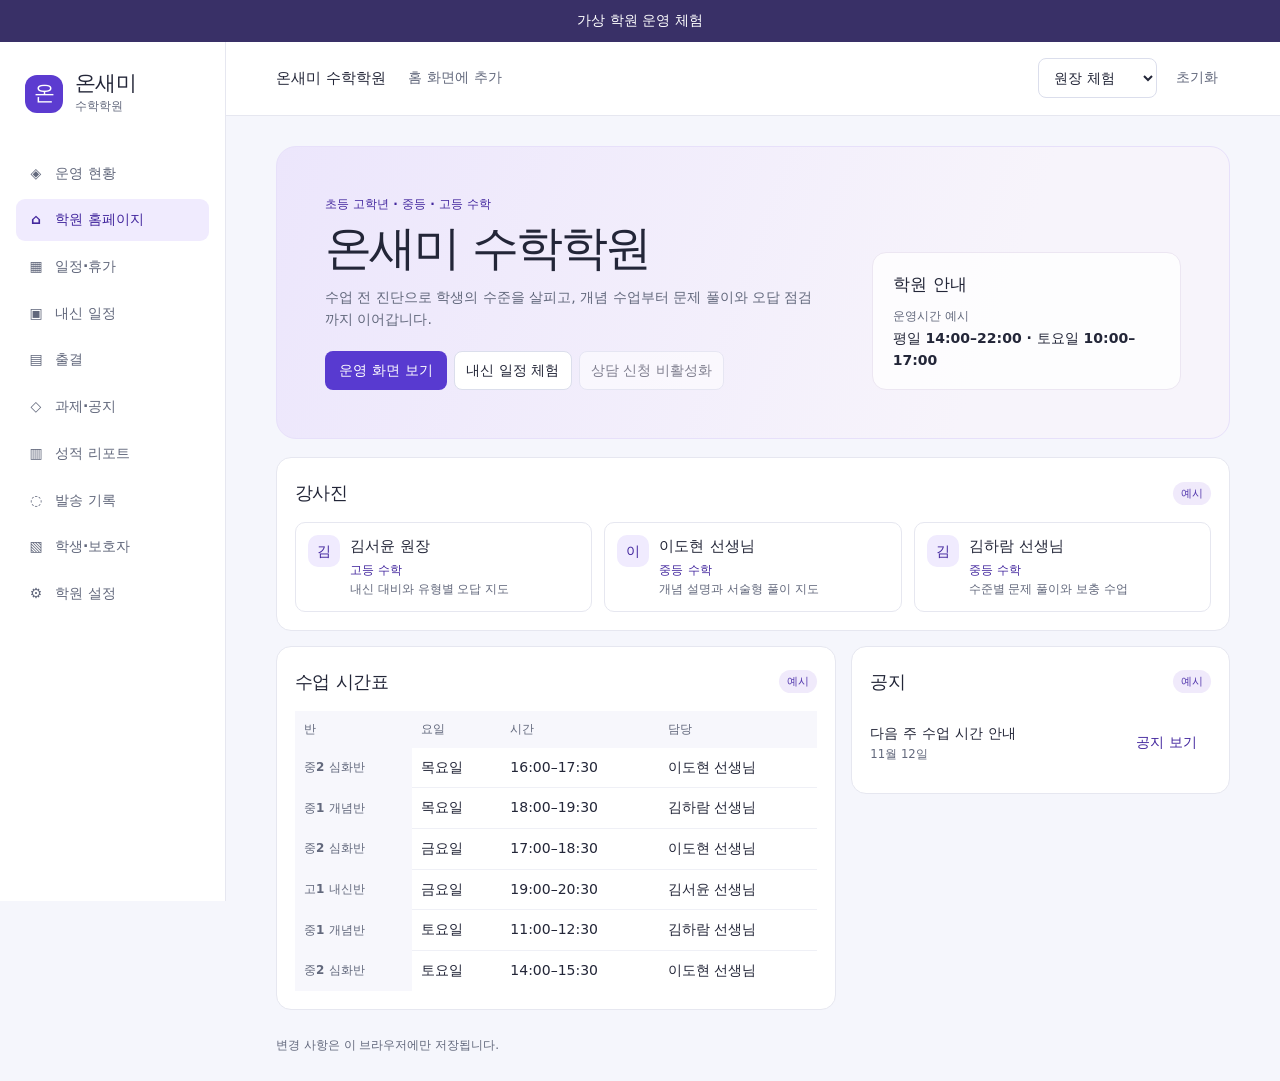
<file: index.html>
<!doctype html>
<html lang="ko">
<head>
  <meta charset="utf-8">
  <meta name="viewport" content="width=device-width, initial-scale=1">
  <meta name="robots" content="noindex,nofollow">
  <meta name="color-scheme" content="light">
  <meta name="theme-color" content="#393067">
  <meta http-equiv="Content-Security-Policy" content="default-src 'self'; style-src 'self'; script-src 'self'; img-src 'self' blob:; media-src 'self' blob:; manifest-src 'self'; worker-src 'self'; connect-src 'none'; object-src 'none'; form-action 'none'; base-uri 'none'">
  <meta name="referrer" content="no-referrer">
  <meta name="description" content="온새미 수학학원 운영 화면 체험">
  <title>온새미 수학학원 · 운영 체험</title>
  <link rel="manifest" href="manifest.webmanifest">
  <link rel="apple-touch-icon" sizes="192x192" href="assets/demo-icon-192.png">
  <link rel="stylesheet" href="style.css?v=school-mvp-20261113">
  <script src="assets/qr-vendor.js" defer></script>
  <script src="assets/roster-samples.js?v=roster-20261113" defer></script>
  <script src="assets/school-assessments.js?v=school-mvp-20261113" defer></script>
  <script src="demo.js?v=school-mvp-20261113" defer></script>
</head>
<body data-demo="generic">
  <a class="skip" href="#content">본문으로 이동</a>
  <div class="proposal-banner general-banner">가상 학원 운영 체험</div>
  <div class="shell">
    <aside class="rail" aria-label="학원 메뉴">
      <div class="brand">
        <span class="monogram" aria-hidden="true">온</span>
        <div><strong>온새미</strong><span>수학학원</span></div>
      </div>
      <nav class="navigation" id="navigation" aria-label="화면 선택"></nav>
    </aside>
    <div class="workspace">
      <header class="topbar">
        <div class="school"><strong>온새미 수학학원</strong><button id="install-demo" class="ghost install-button" type="button">홈 화면에 추가</button></div>
        <div class="top-actions">
          <label for="role" class="sr-only">체험 역할</label>
          <select id="role">
            <option value="owner">원장 체험</option>
            <option value="teacher">선생님 체험</option>
            <option value="student">학생 체험</option>
            <option value="parent">보호자 체험</option>
          </select>
          <button id="reset" class="ghost" type="button">초기화</button>
        </div>
      </header>
      <main id="content" tabindex="-1"></main>
      <footer>변경 사항은 이 브라우저에만 저장됩니다.</footer>
    </div>
  </div>
  <dialog id="dialog" aria-labelledby="dialog-title"></dialog>
  <div id="feedback" class="toast" role="status" aria-live="polite" hidden></div>
  <noscript>데모 화면을 보려면 브라우저에서 JavaScript를 켜 주세요.</noscript>
</body>
</html>
</file>
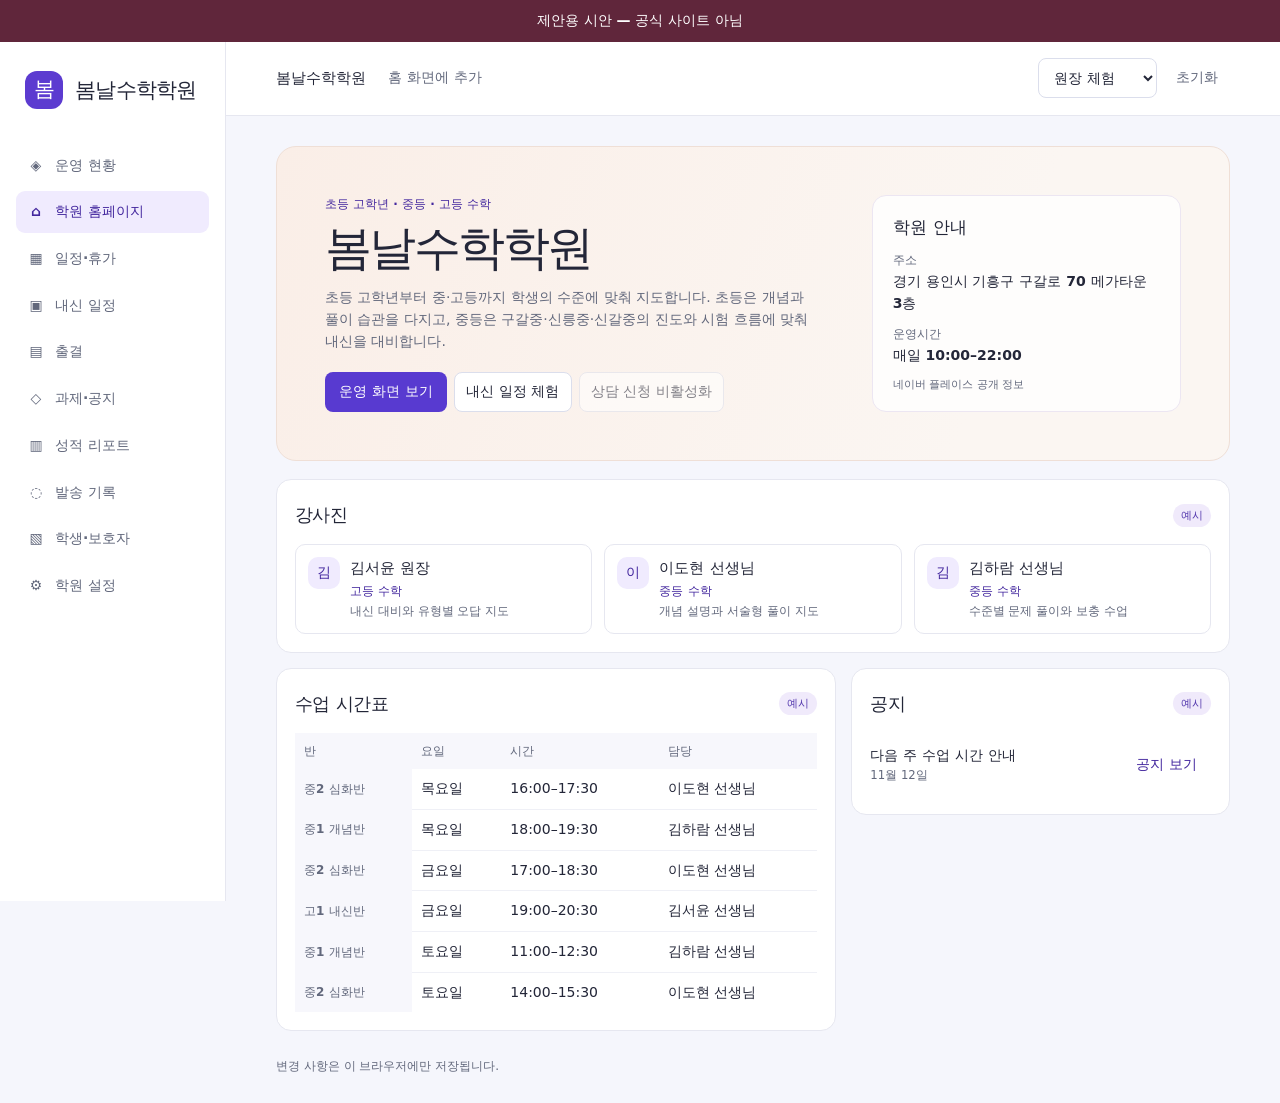
<file: bomnal/index.html>
<!doctype html>
<html lang="ko">
<head>
  <meta charset="utf-8">
  <meta name="viewport" content="width=device-width, initial-scale=1">
  <meta name="robots" content="noindex,nofollow,noarchive,nosnippet">
  <meta name="color-scheme" content="light">
  <meta name="theme-color" content="#60263b">
  <meta name="referrer" content="no-referrer">
  <meta http-equiv="Content-Security-Policy" content="default-src 'self'; style-src 'self'; script-src 'self'; img-src 'self' blob:; media-src 'self' blob:; manifest-src 'self'; worker-src 'self'; connect-src 'none'; object-src 'none'; form-action 'none'; base-uri 'none'">
  <meta name="description" content="봄날수학학원 제안용 시안입니다. 공식 사이트가 아니며 실제 상담을 받지 않습니다.">
  <title>봄날수학학원 · 제안용 시안</title>
  <link rel="manifest" href="manifest.webmanifest">
  <link rel="apple-touch-icon" sizes="192x192" href="../assets/bomnal-icon-192.png">
  <link rel="stylesheet" href="../style.css?v=school-mvp-20261113">
  <script src="../assets/qr-vendor.js" defer></script>
  <script src="../assets/roster-samples.js?v=roster-20261113" defer></script>
  <script src="../assets/school-assessments.js?v=school-mvp-20261113" defer></script>
  <script src="../demo.js?v=school-mvp-20261113" defer></script>
</head>
<body data-demo="bomnal">
  <a class="skip" href="#content">본문으로 이동</a>
  <div class="proposal-banner">제안용 시안 — 공식 사이트 아님</div>
  <div class="shell">
    <aside class="rail" aria-label="학원 메뉴">
      <div class="brand">
        <span class="monogram" aria-hidden="true">봄</span>
        <div><strong>봄날수학학원</strong></div>
      </div>
      <nav class="navigation" id="navigation" aria-label="화면 선택"></nav>
    </aside>
    <div class="workspace">
      <header class="topbar">
        <div class="school"><strong>봄날수학학원</strong><button id="install-demo" class="ghost install-button" type="button">홈 화면에 추가</button></div>
        <div class="top-actions">
          <label for="role" class="sr-only">체험 역할</label>
          <select id="role">
            <option value="owner">원장 체험</option>
            <option value="teacher">선생님 체험</option>
            <option value="student">학생 체험</option>
            <option value="parent">보호자 체험</option>
          </select>
          <button id="reset" class="ghost" type="button">초기화</button>
        </div>
      </header>
      <main id="content" tabindex="-1"></main>
      <footer>변경 사항은 이 브라우저에만 저장됩니다.</footer>
    </div>
  </div>
  <dialog id="dialog" aria-labelledby="dialog-title"></dialog>
  <div id="feedback" class="toast" role="status" aria-live="polite" hidden></div>
  <noscript>데모 화면을 보려면 브라우저에서 JavaScript를 켜 주세요.</noscript>
</body>
</html>
</file>
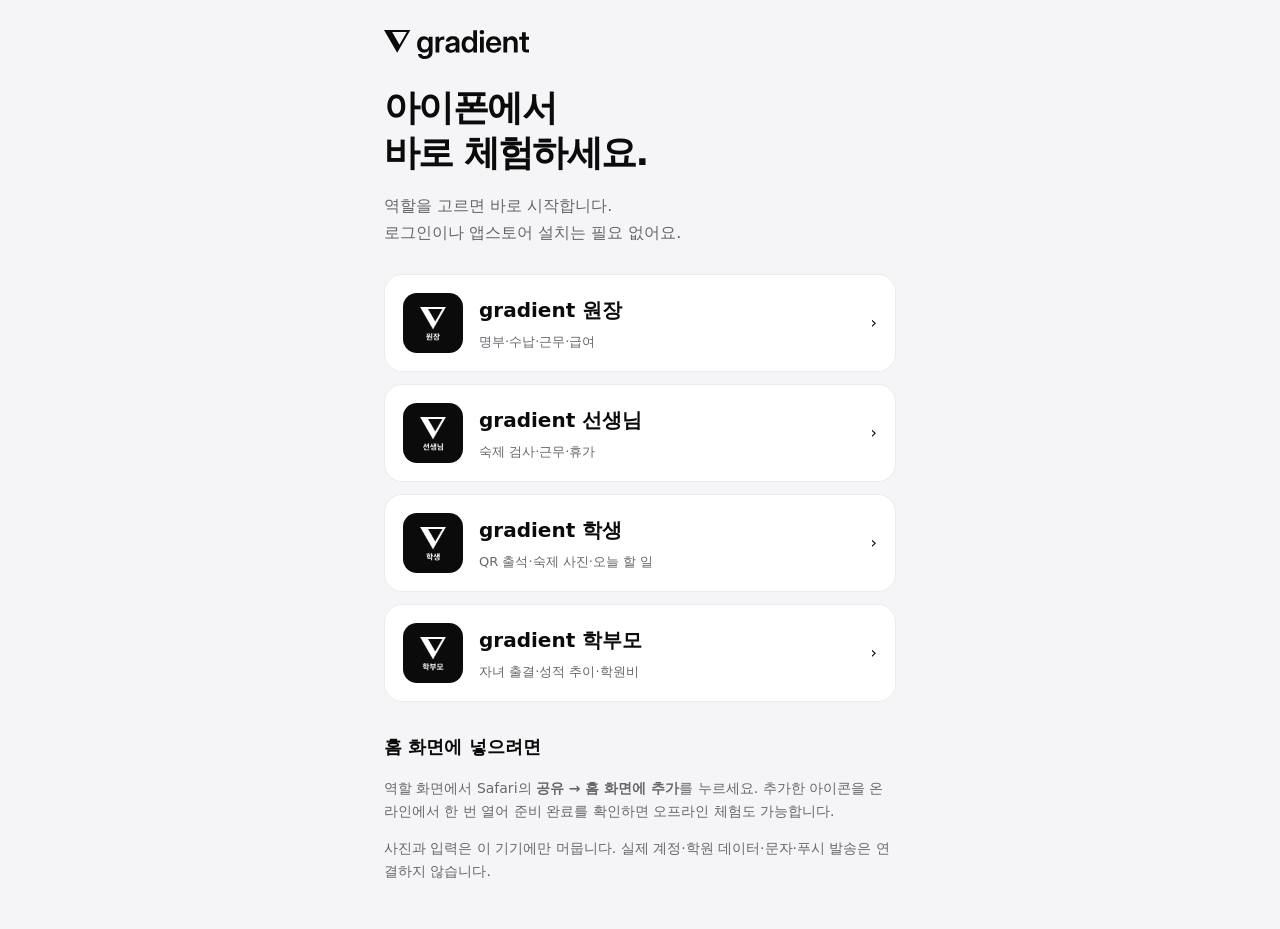
<file: iphone/index.html>
<!doctype html><html lang="ko"><head><meta charset="utf-8"><meta name="viewport" content="width=device-width, initial-scale=1, viewport-fit=cover"><meta name="robots" content="noindex,nofollow"><meta name="referrer" content="no-referrer"><meta http-equiv="Content-Security-Policy" content="default-src 'self'; style-src 'self'; script-src 'self'; img-src 'self'; connect-src 'none'; object-src 'none'; base-uri 'none'; form-action 'none'"><title>gradient · 아이폰 데모</title><meta name="gradient-appearance" content="enabled"><meta name="theme-color" content="#FFFFFF"><meta name="color-scheme" content="light dark"><script src="shared/appearance.js"></script><link rel="stylesheet" href="shared/appearance.css"><link rel="stylesheet" href="pwa.css"><meta name="iphone-demo-build" content="5ed0aa242a075e06"><script src="pwa.js" defer></script></head><body class="iphone-landing"><main><img class="landing-brand landing-logo-light" src="shared/assets/brand/gradient-logo.svg" height="29" alt="gradient"><img class="landing-brand landing-logo-dark" src="shared/assets/brand/gradient-logo-white.svg" height="29" alt="gradient"><h1>아이폰에서<br>바로 체험하세요.</h1><p class="intro">역할을 고르면 바로 시작합니다.<br>로그인이나 앱스토어 설치는 필요 없어요.</p><nav aria-label="체험할 역할"><a class="role-choice" href="owner/"><img src="icons/owner-180.png" width="60" height="60" alt=""><span><strong>gradient 원장</strong><small>명부·수납·근무·급여</small></span><span aria-hidden="true">›</span></a>
<a class="role-choice" href="teacher/"><img src="icons/teacher-180.png" width="60" height="60" alt=""><span><strong>gradient 선생님</strong><small>숙제 검사·근무·휴가</small></span><span aria-hidden="true">›</span></a>
<a class="role-choice" href="student/"><img src="icons/student-180.png" width="60" height="60" alt=""><span><strong>gradient 학생</strong><small>QR 출석·숙제 사진·오늘 할 일</small></span><span aria-hidden="true">›</span></a>
<a class="role-choice" href="parent/"><img src="icons/parent-180.png" width="60" height="60" alt=""><span><strong>gradient 학부모</strong><small>자녀 출결·성적 추이·학원비</small></span><span aria-hidden="true">›</span></a></nav><section class="install-note"><h2>홈 화면에 넣으려면</h2><p>역할 화면에서 Safari의 <strong>공유 → 홈 화면에 추가</strong>를 누르세요. 추가한 아이콘을 온라인에서 한 번 열어 준비 완료를 확인하면 오프라인 체험도 가능합니다.</p><p>사진과 입력은 이 기기에만 머뭅니다. 실제 계정·학원 데이터·문자·푸시 발송은 연결하지 않습니다.</p></section></main></body></html>
</file>
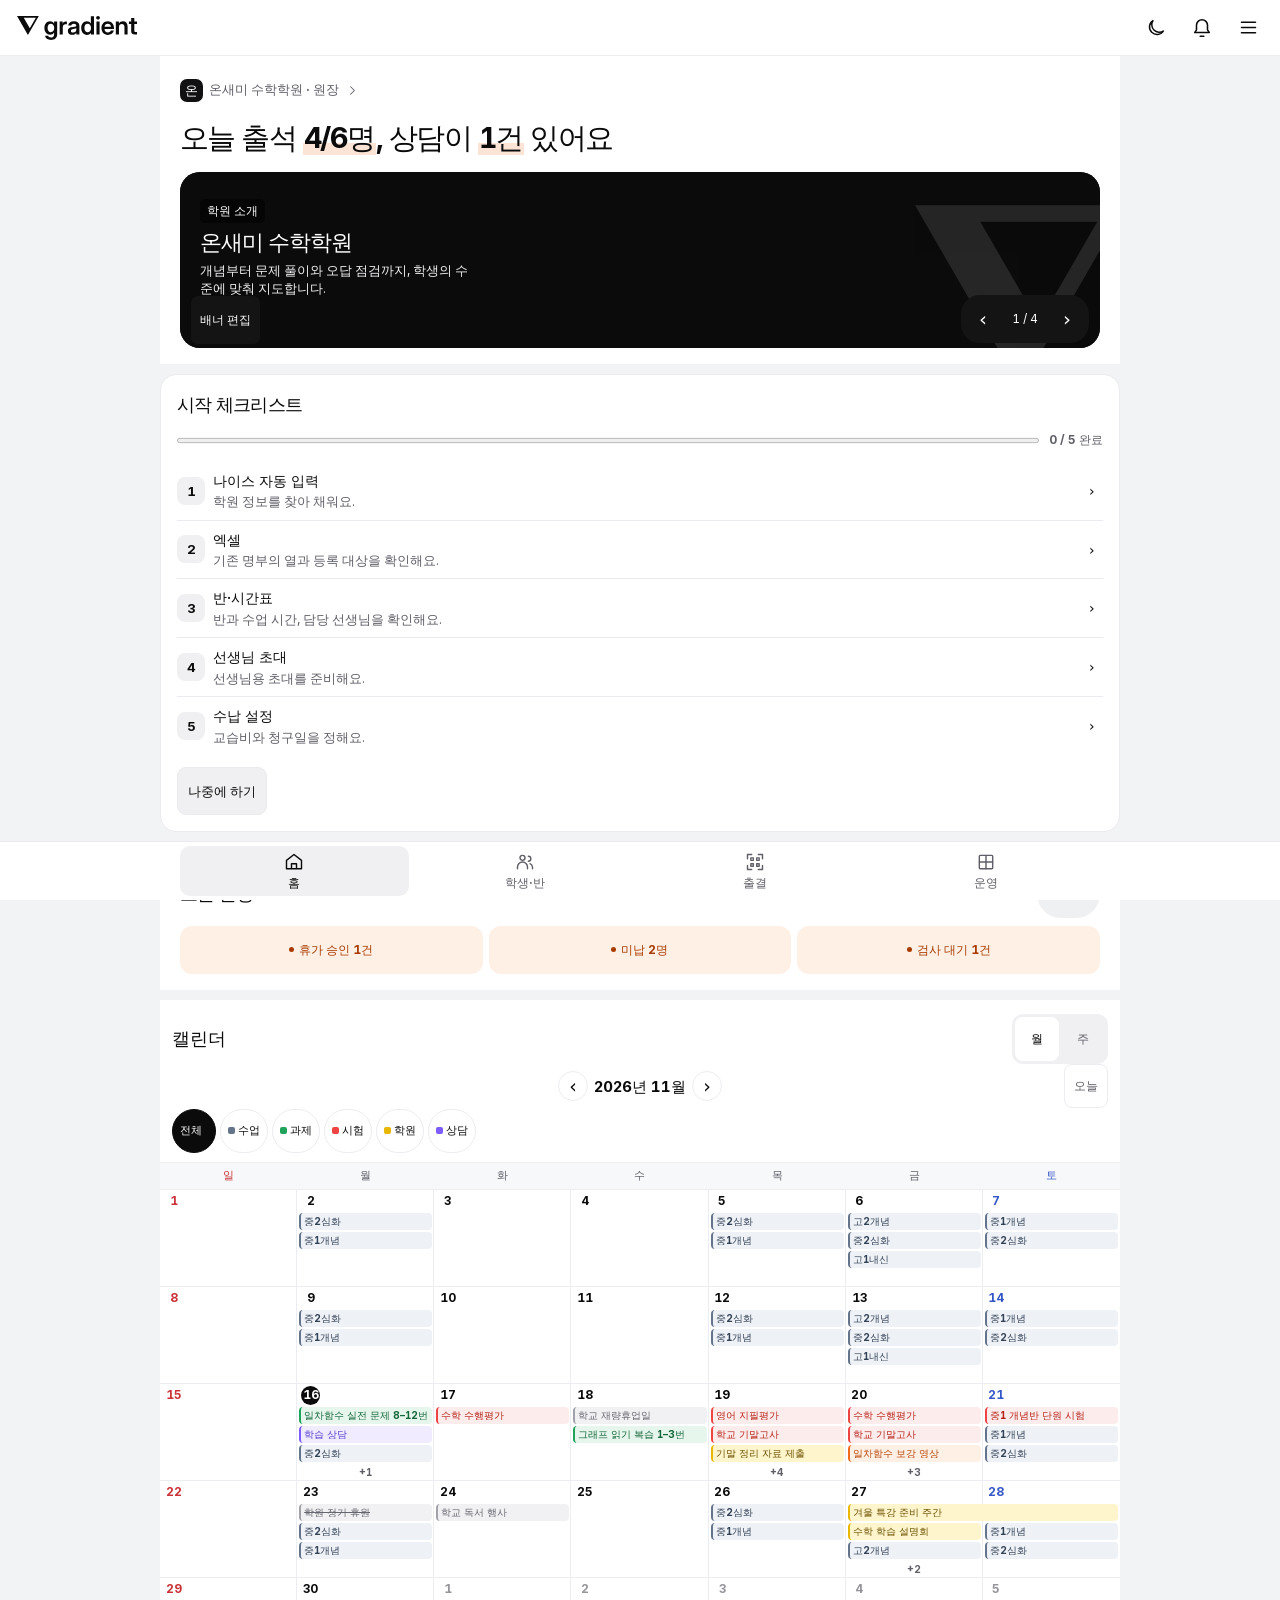
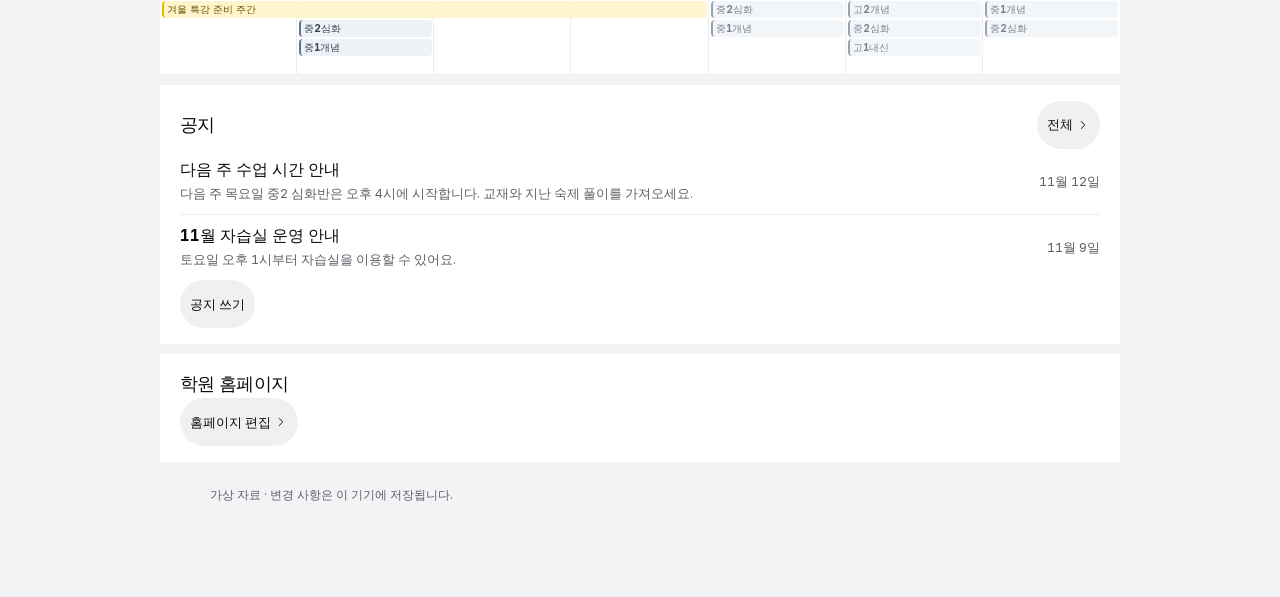
<file: iphone/owner/index.html>
<!doctype html>
<html lang="ko">
<head>
  <meta charset="utf-8">
  <meta name="viewport" content="width=device-width, initial-scale=1, viewport-fit=cover">
  <meta name="robots" content="noindex,nofollow">
  <meta name="gradient-appearance" content="enabled">
  <meta name="color-scheme" content="light dark">
  <meta name="theme-color" content="#0B0B0C">
  <meta http-equiv="Content-Security-Policy" content="default-src 'self'; style-src 'self'; script-src 'self'; img-src 'self' blob:; media-src 'self' blob:; manifest-src 'self'; worker-src 'self'; connect-src 'self'; object-src 'none'; form-action 'none'; base-uri 'none'">
  <meta name="referrer" content="no-referrer">
  <meta name="description" content="온새미 수학학원 운영 화면 체험">
  <title>gradient 원장</title>
  <link rel="manifest" href="manifest.webmanifest">
  <link rel="apple-touch-icon" sizes="180x180" href="../icons/owner-180.png">
  <script src="../shared/appearance.js"></script>
  <link rel="stylesheet" href="../shared/style.css">

  <link rel="stylesheet" href="../shared/appearance.css">
  <script src="role.js" defer></script>
  <script src="../pwa.js" defer></script>
  <script src="../shared/assets/qr-vendor.js" defer></script>
  <script src="../shared/assets/roster-samples.js" defer></script>
  <script src="../shared/assets/neis-demo.js" defer></script>
  <script src="../shared/assets/school-assessments.js" defer></script>
  <script src="../shared/role-ui.js" defer></script>
  <script src="../shared/site-editor.js" defer></script>
  <script src="../shared/home-v3-calendar.js" defer></script>
  <script src="../shared/home-v3-banners.js" defer></script>
  <script src="../shared/home-v3.js" defer></script>
  <script src="../shared/tuition.js" defer></script>
  <script src="../shared/workforce-payroll.js" defer></script>
  <script src="../shared/hiring.js" defer></script>
  <script src="../shared/assets/workbook-fixtures.js" defer></script>
  <script src="../shared/launch-checklist.js" defer></script>
  <script src="../shared/operations.js" defer></script>
  <script src="../shared/block-tabs.js" defer></script>
  <script src="../shared/block-details.js" defer></script>
  <link rel="stylesheet" href="../shared/role-ui.css">
  <link rel="stylesheet" href="../shared/photo-ui.css">
  <link rel="stylesheet" href="../shared/home-v3.css">
  <link rel="stylesheet" href="../shared/home-v3-calendar.css">
  <link rel="stylesheet" href="../shared/tuition.css">
  <link rel="stylesheet" href="../shared/operations.css">
  <link rel="stylesheet" href="../shared/hiring.css">
  <link rel="stylesheet" href="../shared/launch-checklist.css">
  <link rel="stylesheet" href="../shared/block-tabs.css">
  <link rel="stylesheet" href="../shared/block-details.css">
  <script src="../shared/demo.js" defer></script>

  <meta name="iphone-demo-build" content="5ed0aa242a075e06">
  <meta name="apple-mobile-web-app-capable" content="yes">
  <meta name="apple-mobile-web-app-status-bar-style" content="default">
  <link rel="stylesheet" href="../pwa.css">
  <meta name="apple-mobile-web-app-title" content="gradient 원장">
</head>
<body class="role-app-ui" data-demo="generic">
  <a class="skip" href="#content">본문으로 이동</a>
  <div class="proposal-banner general-banner" hidden>가상 학원 운영 체험</div>
  <div class="shell">
    <aside class="rail" aria-label="학원 메뉴">
      <div class="brand">
        <span class="monogram" aria-hidden="true">온</span>
        <div><strong>온새미</strong><span>수학학원</span></div>
      </div>
      <nav class="navigation" id="navigation" aria-label="화면 선택"></nav>
    </aside>
    <div class="workspace">
      <header class="topbar demo-brand-bar">
        <button class="demo-brand-home" type="button" data-action="navigate" data-id="home" aria-label="홈으로">
          <img class="demo-logo-light" src="../shared/assets/brand/gradient-logo.svg" alt="" height="24">
          <img class="demo-logo-dark" src="../shared/assets/brand/gradient-logo-white.svg" alt="" height="24">
        </button>
        <button class="demo-brand-back" type="button" data-action="app-back" aria-label="뒤로 가기" hidden>
          <svg viewBox="0 0 24 24" width="22" height="22" fill="none" stroke="currentColor" stroke-width="1.8" stroke-linecap="round" stroke-linejoin="round" aria-hidden="true"><path d="m15 5-7 7 7 7"/></svg>
        </button>
        <div class="demo-brand-actions">
          <button class="demo-v3-mode-button" type="button" aria-label="어두운 모드로 바꾸기" data-v3-home-action="theme">
            <svg data-icon="moon" viewBox="0 0 24 24" width="21" height="21" fill="none" stroke="currentColor" stroke-width="1.7" aria-hidden="true"><path d="M20.2 15.7A8.5 8.5 0 0 1 8.3 3.8 8.7 8.7 0 1 0 20.2 15.7Z"/></svg>
            <svg data-icon="sun" viewBox="0 0 24 24" width="21" height="21" fill="none" stroke="currentColor" stroke-width="1.7" stroke-linecap="round" aria-hidden="true"><circle cx="12" cy="12" r="4"/><path d="M12 2v2m0 16v2M2 12h2m16 0h2M4.9 4.9l1.4 1.4m11.4 11.4 1.4 1.4m0-14.2-1.4 1.4M6.3 17.7l-1.4 1.4"/></svg>
          </button>
          <button class="demo-brand-bell" type="button" aria-label="알림" data-action="navigate" data-id="notifications">
            <svg viewBox="0 0 24 24" width="22" height="22" fill="none" stroke="currentColor" stroke-width="1.7" stroke-linecap="round" stroke-linejoin="round" aria-hidden="true"><path d="M4 17h16l-2-3V9a6 6 0 0 0-12 0v5zM10 21h4"/></svg>
          </button>
          <button type="button" aria-label="메뉴 열기" aria-haspopup="dialog" aria-controls="demo-v3-drawer" data-v3-home-action="menu">
            <svg viewBox="0 0 24 24" width="21" height="21" fill="none" stroke="currentColor" stroke-width="1.8" stroke-linecap="round" aria-hidden="true"><path d="M4 6h16M4 12h16M4 18h16"/></svg>
          </button>
        </div>
      </header>
      <main id="content" tabindex="-1"></main>
      <footer class="demo-brand-footer"><p>가상 자료 · 변경 사항은 이 기기에 저장됩니다.</p>
        <div hidden><select id="role">
            <option value="owner">원장 체험</option>
            <option value="teacher">선생님 체험</option>
            <option value="student">학생 체험</option>
            <option value="parent">보호자 체험</option>
          </select><button id="install-demo" type="button">홈 화면에 추가</button></div>
      </footer>
      <dialog id="demo-v3-drawer" aria-labelledby="demo-v3-menu-title">
        <div data-drawer-content></div>
        <section class="demo-v3-drawer-group"><h3>데모</h3><ul>
          <li><p id="offline-status" role="status">오프라인 사용 준비 중…</p></li><li><a href="../">다른 역할 <span aria-hidden="true">›</span></a></li><li><button id="iphone-install" type="button">설치 방법 <span aria-hidden="true">›</span></button></li><li><button id="reset" type="button">초기화 <span aria-hidden="true">›</span></button></li>
        </ul></section>
        <div class="demo-v3-drawer-foot"><p><span data-demo-release>v3.1 · <time datetime="2026-11-17">11월 17일</time></span> · powered by ∇ gradient</p></div>
      </dialog>
    </div>
  </div>
  <dialog id="dialog" aria-labelledby="dialog-title"></dialog>
  <div id="feedback" class="toast" role="status" aria-live="polite" hidden></div>
  <noscript>데모 화면을 보려면 브라우저에서 JavaScript를 켜 주세요.</noscript>
<button class="demo-notification" id="demo-notification" type="button" hidden><strong>가상 등원 알림</strong><span>눌러서 알림 화면 보기 · 실제 푸시 아님</span></button>
<dialog id="iphone-help" aria-labelledby="iphone-help-title"><h2 id="iphone-help-title">아이폰 홈 화면에 추가</h2><ol><li>이 페이지를 Safari에서 엽니다.</li><li>공유 메뉴 → 홈 화면에 추가를 누릅니다.</li><li>웹 앱으로 열기가 보이면 켜고 추가합니다.</li><li>추가한 아이콘을 인터넷이 연결된 상태에서 한 번 열어 ‘오프라인 준비 완료’를 확인합니다.</li></ol><p>이후에는 인터넷 없이도 체험할 수 있어요. 저장 공간 정리로 데이터가 지워지면 온라인에서 다시 열어 주세요.</p><p>등원 알림은 앱 안에서만 표시됩니다. 사진·카메라 영상은 외부로 전송하지 않습니다.</p><button id="iphone-help-close" type="button">확인</button></dialog>
</body>
</html>
</file>
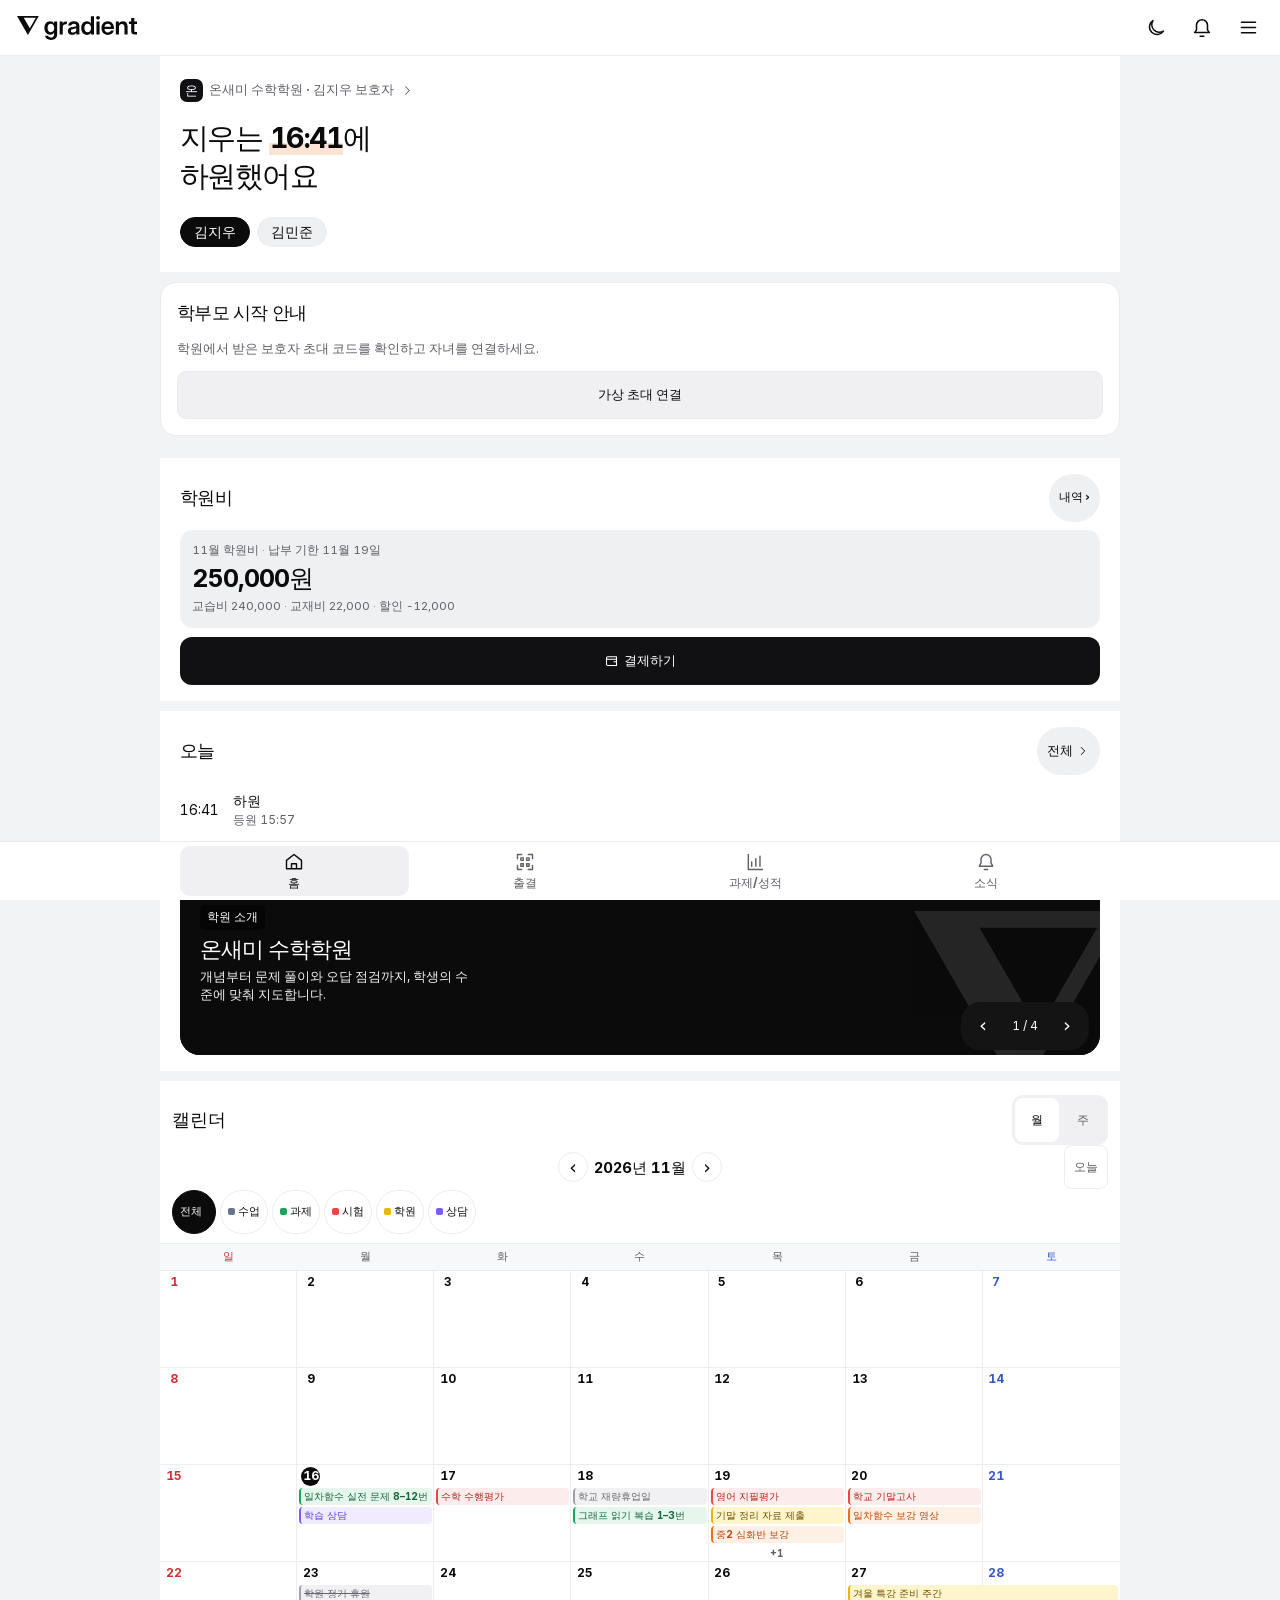
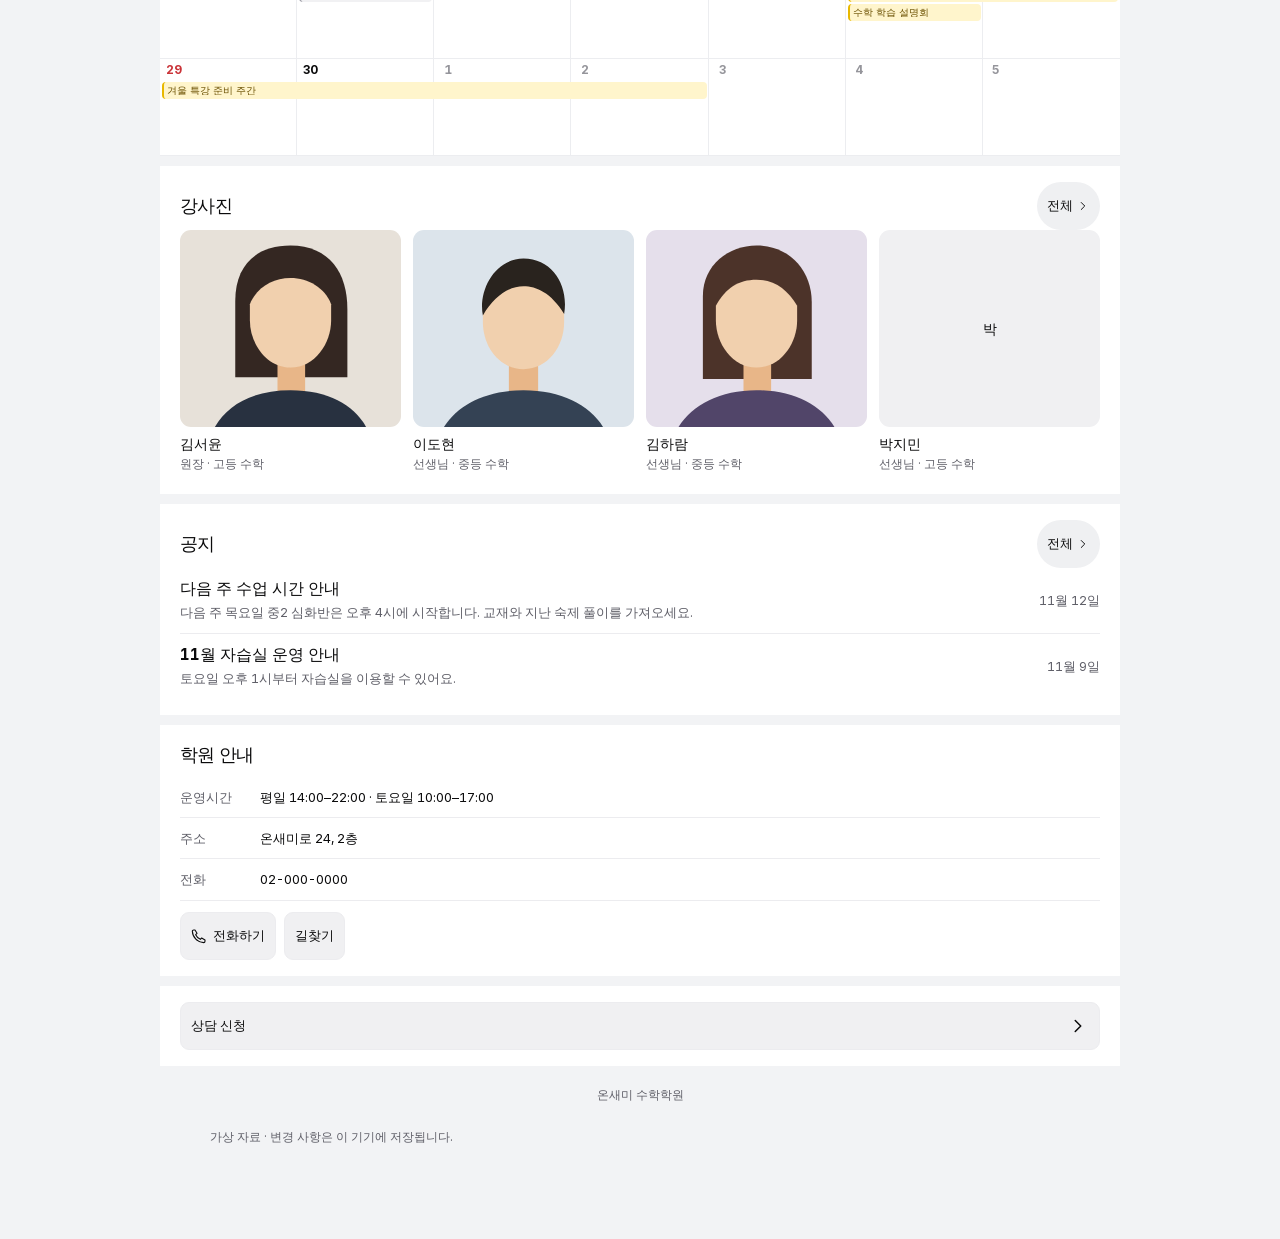
<file: iphone/parent/index.html>
<!doctype html>
<html lang="ko">
<head>
  <meta charset="utf-8">
  <meta name="viewport" content="width=device-width, initial-scale=1, viewport-fit=cover">
  <meta name="robots" content="noindex,nofollow">
  <meta name="gradient-appearance" content="enabled">
  <meta name="color-scheme" content="light dark">
  <meta name="theme-color" content="#0B0B0C">
  <meta http-equiv="Content-Security-Policy" content="default-src 'self'; style-src 'self'; script-src 'self'; img-src 'self' blob:; media-src 'self' blob:; manifest-src 'self'; worker-src 'self'; connect-src 'self'; object-src 'none'; form-action 'none'; base-uri 'none'">
  <meta name="referrer" content="no-referrer">
  <meta name="description" content="온새미 수학학원 운영 화면 체험">
  <title>gradient 학부모</title>
  <link rel="manifest" href="manifest.webmanifest">
  <link rel="apple-touch-icon" sizes="180x180" href="../icons/parent-180.png">
  <script src="../shared/appearance.js"></script>
  <link rel="stylesheet" href="../shared/style.css">

  <link rel="stylesheet" href="../shared/appearance.css">
  <script src="role.js" defer></script>
  <script src="../pwa.js" defer></script>
  <script src="../shared/assets/qr-vendor.js" defer></script>
  <script src="../shared/assets/roster-samples.js" defer></script>
  <script src="../shared/assets/neis-demo.js" defer></script>
  <script src="../shared/assets/school-assessments.js" defer></script>
  <script src="../shared/role-ui.js" defer></script>
  <script src="../shared/site-editor.js" defer></script>
  <script src="../shared/home-v3-calendar.js" defer></script>
  <script src="../shared/home-v3-banners.js" defer></script>
  <script src="../shared/home-v3.js" defer></script>
  <script src="../shared/tuition.js" defer></script>
  <script src="../shared/workforce-payroll.js" defer></script>
  <script src="../shared/hiring.js" defer></script>
  <script src="../shared/assets/workbook-fixtures.js" defer></script>
  <script src="../shared/launch-checklist.js" defer></script>
  <script src="../shared/operations.js" defer></script>
  <script src="../shared/block-tabs.js" defer></script>
  <script src="../shared/block-details.js" defer></script>
  <link rel="stylesheet" href="../shared/role-ui.css">
  <link rel="stylesheet" href="../shared/photo-ui.css">
  <link rel="stylesheet" href="../shared/home-v3.css">
  <link rel="stylesheet" href="../shared/home-v3-calendar.css">
  <link rel="stylesheet" href="../shared/tuition.css">
  <link rel="stylesheet" href="../shared/operations.css">
  <link rel="stylesheet" href="../shared/hiring.css">
  <link rel="stylesheet" href="../shared/launch-checklist.css">
  <link rel="stylesheet" href="../shared/block-tabs.css">
  <link rel="stylesheet" href="../shared/block-details.css">
  <script src="../shared/demo.js" defer></script>

  <meta name="iphone-demo-build" content="5ed0aa242a075e06">
  <meta name="apple-mobile-web-app-capable" content="yes">
  <meta name="apple-mobile-web-app-status-bar-style" content="default">
  <link rel="stylesheet" href="../pwa.css">
  <meta name="apple-mobile-web-app-title" content="gradient 학부모">
</head>
<body class="role-app-ui" data-demo="generic">
  <a class="skip" href="#content">본문으로 이동</a>
  <div class="proposal-banner general-banner" hidden>가상 학원 운영 체험</div>
  <div class="shell">
    <aside class="rail" aria-label="학원 메뉴">
      <div class="brand">
        <span class="monogram" aria-hidden="true">온</span>
        <div><strong>온새미</strong><span>수학학원</span></div>
      </div>
      <nav class="navigation" id="navigation" aria-label="화면 선택"></nav>
    </aside>
    <div class="workspace">
      <header class="topbar demo-brand-bar">
        <button class="demo-brand-home" type="button" data-action="navigate" data-id="home" aria-label="홈으로">
          <img class="demo-logo-light" src="../shared/assets/brand/gradient-logo.svg" alt="" height="24">
          <img class="demo-logo-dark" src="../shared/assets/brand/gradient-logo-white.svg" alt="" height="24">
        </button>
        <button class="demo-brand-back" type="button" data-action="app-back" aria-label="뒤로 가기" hidden>
          <svg viewBox="0 0 24 24" width="22" height="22" fill="none" stroke="currentColor" stroke-width="1.8" stroke-linecap="round" stroke-linejoin="round" aria-hidden="true"><path d="m15 5-7 7 7 7"/></svg>
        </button>
        <div class="demo-brand-actions">
          <button class="demo-v3-mode-button" type="button" aria-label="어두운 모드로 바꾸기" data-v3-home-action="theme">
            <svg data-icon="moon" viewBox="0 0 24 24" width="21" height="21" fill="none" stroke="currentColor" stroke-width="1.7" aria-hidden="true"><path d="M20.2 15.7A8.5 8.5 0 0 1 8.3 3.8 8.7 8.7 0 1 0 20.2 15.7Z"/></svg>
            <svg data-icon="sun" viewBox="0 0 24 24" width="21" height="21" fill="none" stroke="currentColor" stroke-width="1.7" stroke-linecap="round" aria-hidden="true"><circle cx="12" cy="12" r="4"/><path d="M12 2v2m0 16v2M2 12h2m16 0h2M4.9 4.9l1.4 1.4m11.4 11.4 1.4 1.4m0-14.2-1.4 1.4M6.3 17.7l-1.4 1.4"/></svg>
          </button>
          <button class="demo-brand-bell" type="button" aria-label="알림" data-action="navigate" data-id="notifications">
            <svg viewBox="0 0 24 24" width="22" height="22" fill="none" stroke="currentColor" stroke-width="1.7" stroke-linecap="round" stroke-linejoin="round" aria-hidden="true"><path d="M4 17h16l-2-3V9a6 6 0 0 0-12 0v5zM10 21h4"/></svg>
          </button>
          <button type="button" aria-label="메뉴 열기" aria-haspopup="dialog" aria-controls="demo-v3-drawer" data-v3-home-action="menu">
            <svg viewBox="0 0 24 24" width="21" height="21" fill="none" stroke="currentColor" stroke-width="1.8" stroke-linecap="round" aria-hidden="true"><path d="M4 6h16M4 12h16M4 18h16"/></svg>
          </button>
        </div>
      </header>
      <main id="content" tabindex="-1"></main>
      <footer class="demo-brand-footer"><p>가상 자료 · 변경 사항은 이 기기에 저장됩니다.</p>
        <div hidden><select id="role">
            <option value="owner">원장 체험</option>
            <option value="teacher">선생님 체험</option>
            <option value="student">학생 체험</option>
            <option value="parent">보호자 체험</option>
          </select><button id="install-demo" type="button">홈 화면에 추가</button></div>
      </footer>
      <dialog id="demo-v3-drawer" aria-labelledby="demo-v3-menu-title">
        <div data-drawer-content></div>
        <section class="demo-v3-drawer-group"><h3>데모</h3><ul>
          <li><p id="offline-status" role="status">오프라인 사용 준비 중…</p></li><li><a href="../">다른 역할 <span aria-hidden="true">›</span></a></li><li><button id="iphone-install" type="button">설치 방법 <span aria-hidden="true">›</span></button></li><li><button id="reset" type="button">초기화 <span aria-hidden="true">›</span></button></li>
        </ul></section>
        <div class="demo-v3-drawer-foot"><p><span data-demo-release>v3.1 · <time datetime="2026-11-17">11월 17일</time></span> · powered by ∇ gradient</p></div>
      </dialog>
    </div>
  </div>
  <dialog id="dialog" aria-labelledby="dialog-title"></dialog>
  <div id="feedback" class="toast" role="status" aria-live="polite" hidden></div>
  <noscript>데모 화면을 보려면 브라우저에서 JavaScript를 켜 주세요.</noscript>
<button class="demo-notification" id="demo-notification" type="button" hidden><strong>가상 등원 알림</strong><span>눌러서 알림 화면 보기 · 실제 푸시 아님</span></button>
<dialog id="iphone-help" aria-labelledby="iphone-help-title"><h2 id="iphone-help-title">아이폰 홈 화면에 추가</h2><ol><li>이 페이지를 Safari에서 엽니다.</li><li>공유 메뉴 → 홈 화면에 추가를 누릅니다.</li><li>웹 앱으로 열기가 보이면 켜고 추가합니다.</li><li>추가한 아이콘을 인터넷이 연결된 상태에서 한 번 열어 ‘오프라인 준비 완료’를 확인합니다.</li></ol><p>이후에는 인터넷 없이도 체험할 수 있어요. 저장 공간 정리로 데이터가 지워지면 온라인에서 다시 열어 주세요.</p><p>등원 알림은 앱 안에서만 표시됩니다. 사진·카메라 영상은 외부로 전송하지 않습니다.</p><button id="iphone-help-close" type="button">확인</button></dialog>
</body>
</html>
</file>
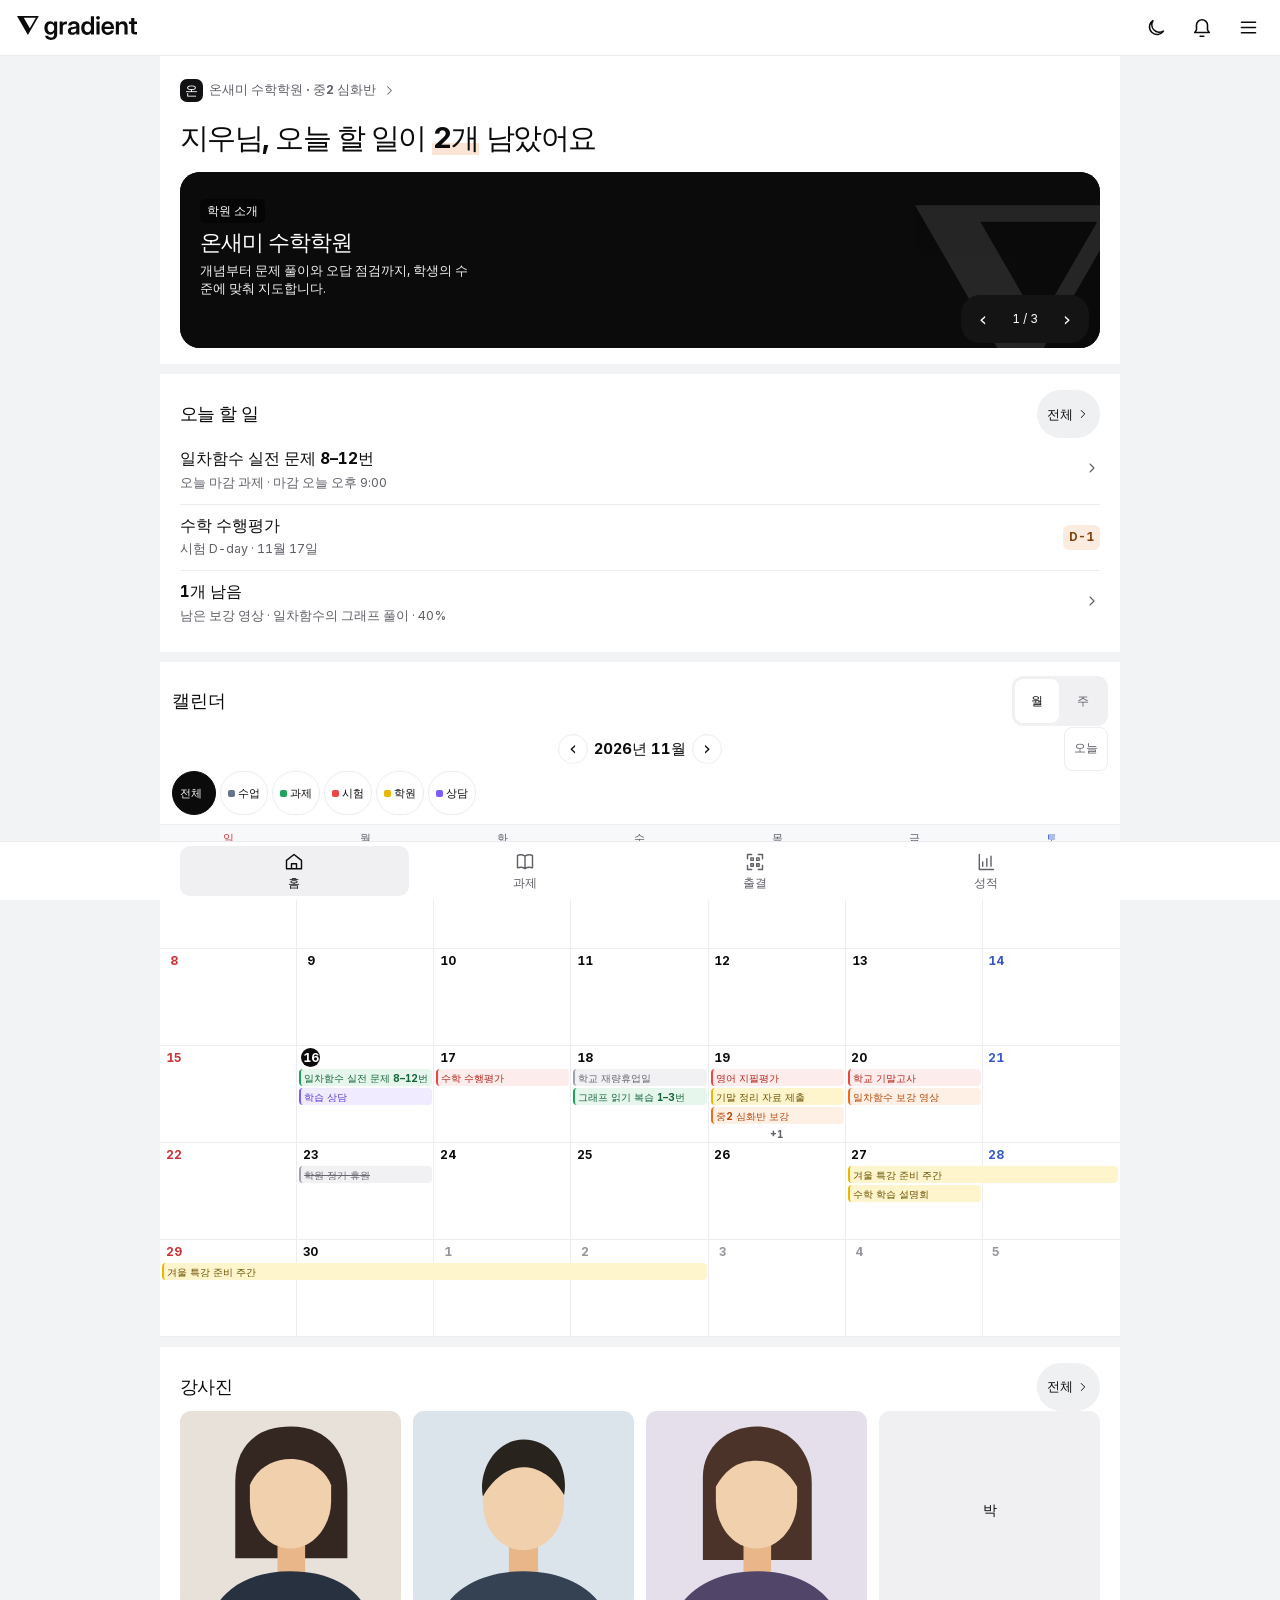
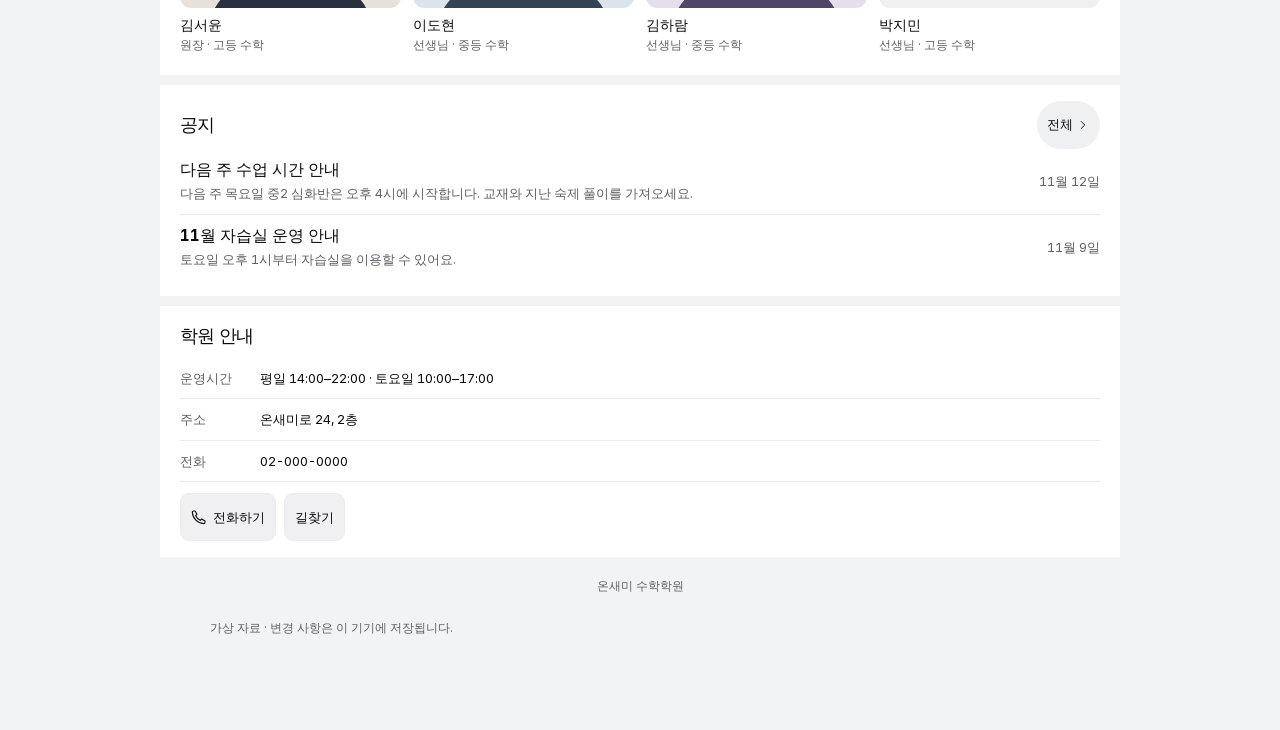
<file: iphone/student/index.html>
<!doctype html>
<html lang="ko">
<head>
  <meta charset="utf-8">
  <meta name="viewport" content="width=device-width, initial-scale=1, viewport-fit=cover">
  <meta name="robots" content="noindex,nofollow">
  <meta name="gradient-appearance" content="enabled">
  <meta name="color-scheme" content="light dark">
  <meta name="theme-color" content="#0B0B0C">
  <meta http-equiv="Content-Security-Policy" content="default-src 'self'; style-src 'self'; script-src 'self'; img-src 'self' blob:; media-src 'self' blob:; manifest-src 'self'; worker-src 'self'; connect-src 'self'; object-src 'none'; form-action 'none'; base-uri 'none'">
  <meta name="referrer" content="no-referrer">
  <meta name="description" content="온새미 수학학원 운영 화면 체험">
  <title>gradient 학생</title>
  <link rel="manifest" href="manifest.webmanifest">
  <link rel="apple-touch-icon" sizes="180x180" href="../icons/student-180.png">
  <script src="../shared/appearance.js"></script>
  <link rel="stylesheet" href="../shared/style.css">

  <link rel="stylesheet" href="../shared/appearance.css">
  <script src="role.js" defer></script>
  <script src="../pwa.js" defer></script>
  <script src="../shared/assets/qr-vendor.js" defer></script>
  <script src="../shared/assets/roster-samples.js" defer></script>
  <script src="../shared/assets/neis-demo.js" defer></script>
  <script src="../shared/assets/school-assessments.js" defer></script>
  <script src="../shared/role-ui.js" defer></script>
  <script src="../shared/site-editor.js" defer></script>
  <script src="../shared/home-v3-calendar.js" defer></script>
  <script src="../shared/home-v3-banners.js" defer></script>
  <script src="../shared/home-v3.js" defer></script>
  <script src="../shared/tuition.js" defer></script>
  <script src="../shared/workforce-payroll.js" defer></script>
  <script src="../shared/hiring.js" defer></script>
  <script src="../shared/assets/workbook-fixtures.js" defer></script>
  <script src="../shared/launch-checklist.js" defer></script>
  <script src="../shared/operations.js" defer></script>
  <script src="../shared/block-tabs.js" defer></script>
  <script src="../shared/block-details.js" defer></script>
  <link rel="stylesheet" href="../shared/role-ui.css">
  <link rel="stylesheet" href="../shared/photo-ui.css">
  <link rel="stylesheet" href="../shared/home-v3.css">
  <link rel="stylesheet" href="../shared/home-v3-calendar.css">
  <link rel="stylesheet" href="../shared/tuition.css">
  <link rel="stylesheet" href="../shared/operations.css">
  <link rel="stylesheet" href="../shared/hiring.css">
  <link rel="stylesheet" href="../shared/launch-checklist.css">
  <link rel="stylesheet" href="../shared/block-tabs.css">
  <link rel="stylesheet" href="../shared/block-details.css">
  <script src="../shared/demo.js" defer></script>

  <meta name="iphone-demo-build" content="5ed0aa242a075e06">
  <meta name="apple-mobile-web-app-capable" content="yes">
  <meta name="apple-mobile-web-app-status-bar-style" content="default">
  <link rel="stylesheet" href="../pwa.css">
  <meta name="apple-mobile-web-app-title" content="gradient 학생">
</head>
<body class="role-app-ui" data-demo="generic">
  <a class="skip" href="#content">본문으로 이동</a>
  <div class="proposal-banner general-banner" hidden>가상 학원 운영 체험</div>
  <div class="shell">
    <aside class="rail" aria-label="학원 메뉴">
      <div class="brand">
        <span class="monogram" aria-hidden="true">온</span>
        <div><strong>온새미</strong><span>수학학원</span></div>
      </div>
      <nav class="navigation" id="navigation" aria-label="화면 선택"></nav>
    </aside>
    <div class="workspace">
      <header class="topbar demo-brand-bar">
        <button class="demo-brand-home" type="button" data-action="navigate" data-id="home" aria-label="홈으로">
          <img class="demo-logo-light" src="../shared/assets/brand/gradient-logo.svg" alt="" height="24">
          <img class="demo-logo-dark" src="../shared/assets/brand/gradient-logo-white.svg" alt="" height="24">
        </button>
        <button class="demo-brand-back" type="button" data-action="app-back" aria-label="뒤로 가기" hidden>
          <svg viewBox="0 0 24 24" width="22" height="22" fill="none" stroke="currentColor" stroke-width="1.8" stroke-linecap="round" stroke-linejoin="round" aria-hidden="true"><path d="m15 5-7 7 7 7"/></svg>
        </button>
        <div class="demo-brand-actions">
          <button class="demo-v3-mode-button" type="button" aria-label="어두운 모드로 바꾸기" data-v3-home-action="theme">
            <svg data-icon="moon" viewBox="0 0 24 24" width="21" height="21" fill="none" stroke="currentColor" stroke-width="1.7" aria-hidden="true"><path d="M20.2 15.7A8.5 8.5 0 0 1 8.3 3.8 8.7 8.7 0 1 0 20.2 15.7Z"/></svg>
            <svg data-icon="sun" viewBox="0 0 24 24" width="21" height="21" fill="none" stroke="currentColor" stroke-width="1.7" stroke-linecap="round" aria-hidden="true"><circle cx="12" cy="12" r="4"/><path d="M12 2v2m0 16v2M2 12h2m16 0h2M4.9 4.9l1.4 1.4m11.4 11.4 1.4 1.4m0-14.2-1.4 1.4M6.3 17.7l-1.4 1.4"/></svg>
          </button>
          <button class="demo-brand-bell" type="button" aria-label="알림" data-action="navigate" data-id="notifications">
            <svg viewBox="0 0 24 24" width="22" height="22" fill="none" stroke="currentColor" stroke-width="1.7" stroke-linecap="round" stroke-linejoin="round" aria-hidden="true"><path d="M4 17h16l-2-3V9a6 6 0 0 0-12 0v5zM10 21h4"/></svg>
          </button>
          <button type="button" aria-label="메뉴 열기" aria-haspopup="dialog" aria-controls="demo-v3-drawer" data-v3-home-action="menu">
            <svg viewBox="0 0 24 24" width="21" height="21" fill="none" stroke="currentColor" stroke-width="1.8" stroke-linecap="round" aria-hidden="true"><path d="M4 6h16M4 12h16M4 18h16"/></svg>
          </button>
        </div>
      </header>
      <main id="content" tabindex="-1"></main>
      <footer class="demo-brand-footer"><p>가상 자료 · 변경 사항은 이 기기에 저장됩니다.</p>
        <div hidden><select id="role">
            <option value="owner">원장 체험</option>
            <option value="teacher">선생님 체험</option>
            <option value="student">학생 체험</option>
            <option value="parent">보호자 체험</option>
          </select><button id="install-demo" type="button">홈 화면에 추가</button></div>
      </footer>
      <dialog id="demo-v3-drawer" aria-labelledby="demo-v3-menu-title">
        <div data-drawer-content></div>
        <section class="demo-v3-drawer-group"><h3>데모</h3><ul>
          <li><p id="offline-status" role="status">오프라인 사용 준비 중…</p></li><li><a href="../">다른 역할 <span aria-hidden="true">›</span></a></li><li><button id="iphone-install" type="button">설치 방법 <span aria-hidden="true">›</span></button></li><li><button id="reset" type="button">초기화 <span aria-hidden="true">›</span></button></li>
        </ul></section>
        <div class="demo-v3-drawer-foot"><p><span data-demo-release>v3.1 · <time datetime="2026-11-17">11월 17일</time></span> · powered by ∇ gradient</p></div>
      </dialog>
    </div>
  </div>
  <dialog id="dialog" aria-labelledby="dialog-title"></dialog>
  <div id="feedback" class="toast" role="status" aria-live="polite" hidden></div>
  <noscript>데모 화면을 보려면 브라우저에서 JavaScript를 켜 주세요.</noscript>
<button class="demo-notification" id="demo-notification" type="button" hidden><strong>가상 등원 알림</strong><span>눌러서 알림 화면 보기 · 실제 푸시 아님</span></button>
<dialog id="iphone-help" aria-labelledby="iphone-help-title"><h2 id="iphone-help-title">아이폰 홈 화면에 추가</h2><ol><li>이 페이지를 Safari에서 엽니다.</li><li>공유 메뉴 → 홈 화면에 추가를 누릅니다.</li><li>웹 앱으로 열기가 보이면 켜고 추가합니다.</li><li>추가한 아이콘을 인터넷이 연결된 상태에서 한 번 열어 ‘오프라인 준비 완료’를 확인합니다.</li></ol><p>이후에는 인터넷 없이도 체험할 수 있어요. 저장 공간 정리로 데이터가 지워지면 온라인에서 다시 열어 주세요.</p><p>등원 알림은 앱 안에서만 표시됩니다. 사진·카메라 영상은 외부로 전송하지 않습니다.</p><button id="iphone-help-close" type="button">확인</button></dialog>
</body>
</html>
</file>
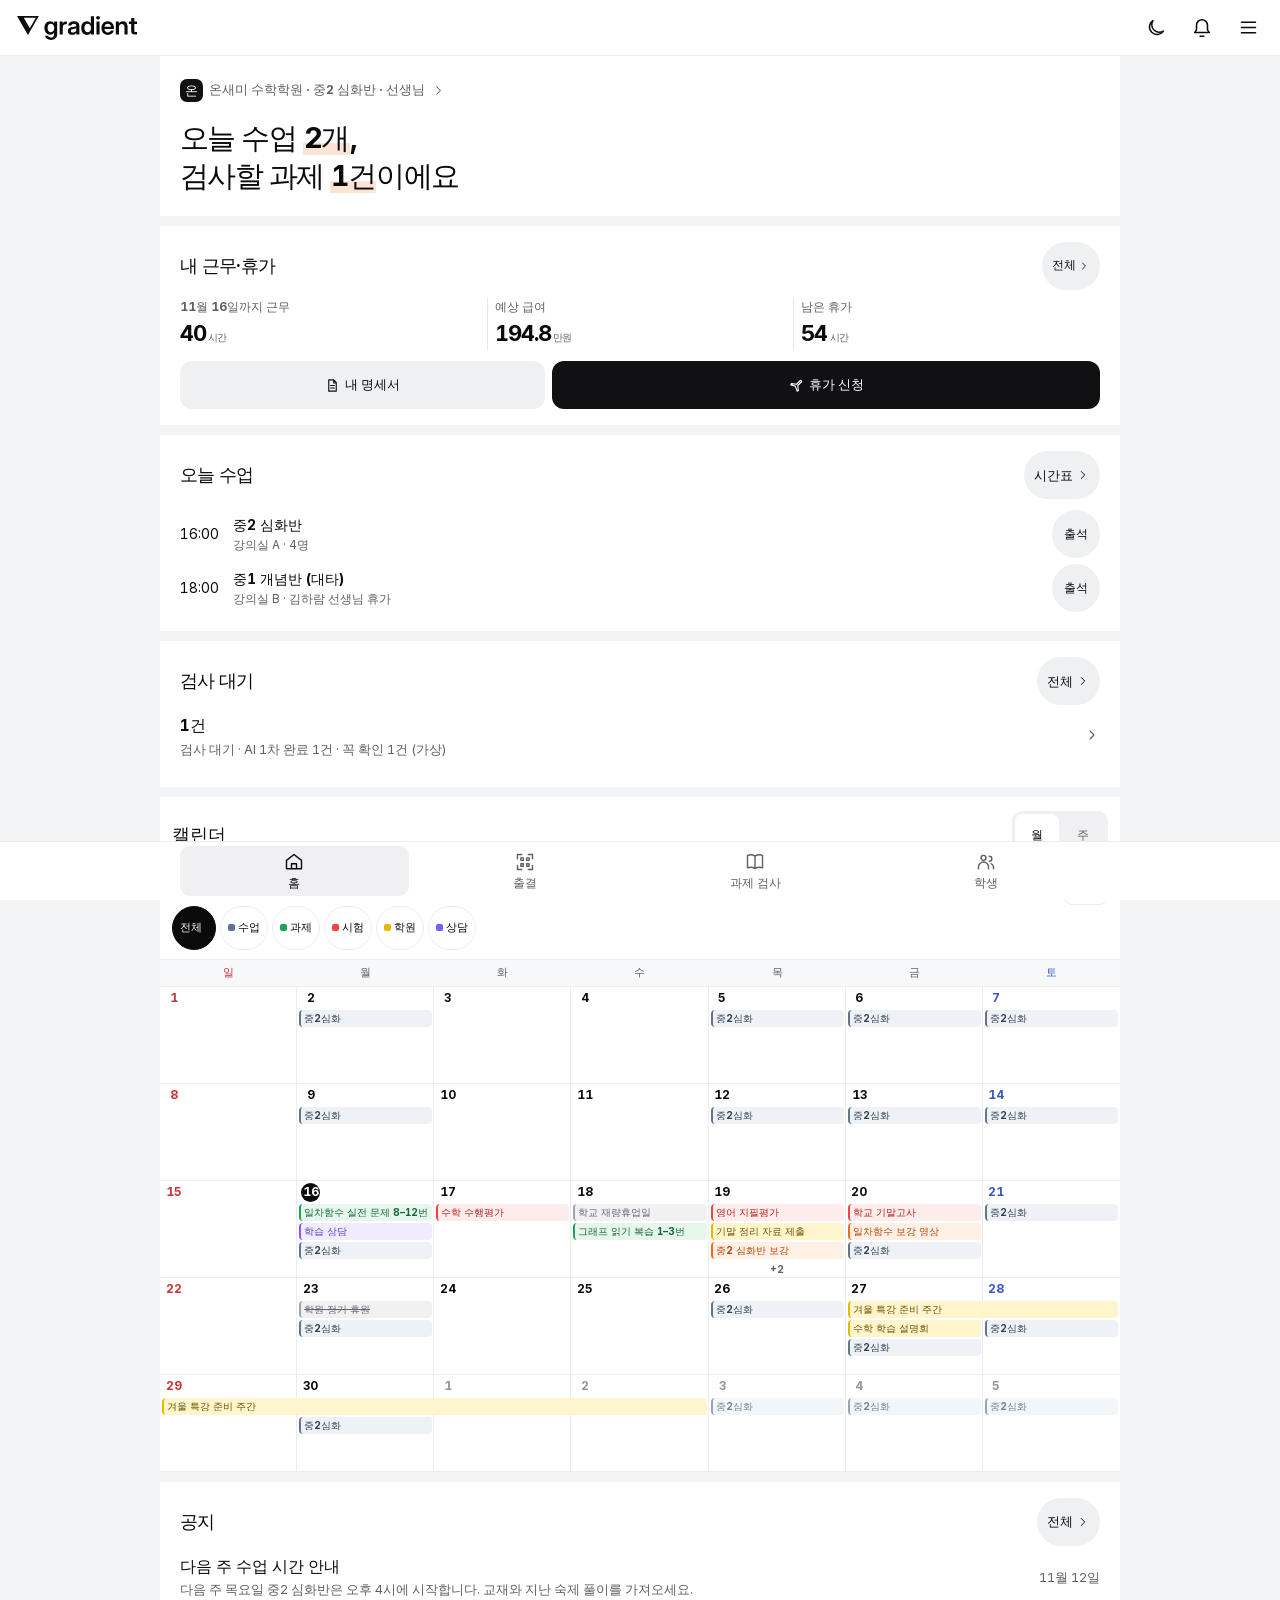
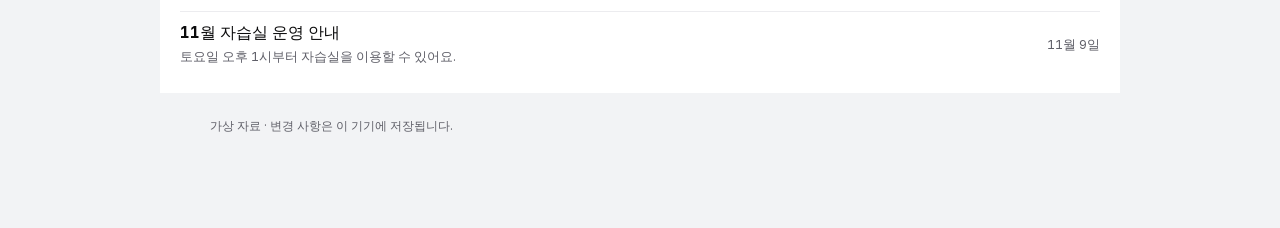
<file: iphone/teacher/index.html>
<!doctype html>
<html lang="ko">
<head>
  <meta charset="utf-8">
  <meta name="viewport" content="width=device-width, initial-scale=1, viewport-fit=cover">
  <meta name="robots" content="noindex,nofollow">
  <meta name="gradient-appearance" content="enabled">
  <meta name="color-scheme" content="light dark">
  <meta name="theme-color" content="#0B0B0C">
  <meta http-equiv="Content-Security-Policy" content="default-src 'self'; style-src 'self'; script-src 'self'; img-src 'self' blob:; media-src 'self' blob:; manifest-src 'self'; worker-src 'self'; connect-src 'self'; object-src 'none'; form-action 'none'; base-uri 'none'">
  <meta name="referrer" content="no-referrer">
  <meta name="description" content="온새미 수학학원 운영 화면 체험">
  <title>gradient 선생님</title>
  <link rel="manifest" href="manifest.webmanifest">
  <link rel="apple-touch-icon" sizes="180x180" href="../icons/teacher-180.png">
  <script src="../shared/appearance.js"></script>
  <link rel="stylesheet" href="../shared/style.css">

  <link rel="stylesheet" href="../shared/appearance.css">
  <script src="role.js" defer></script>
  <script src="../pwa.js" defer></script>
  <script src="../shared/assets/qr-vendor.js" defer></script>
  <script src="../shared/assets/roster-samples.js" defer></script>
  <script src="../shared/assets/neis-demo.js" defer></script>
  <script src="../shared/assets/school-assessments.js" defer></script>
  <script src="../shared/role-ui.js" defer></script>
  <script src="../shared/site-editor.js" defer></script>
  <script src="../shared/home-v3-calendar.js" defer></script>
  <script src="../shared/home-v3-banners.js" defer></script>
  <script src="../shared/home-v3.js" defer></script>
  <script src="../shared/tuition.js" defer></script>
  <script src="../shared/workforce-payroll.js" defer></script>
  <script src="../shared/hiring.js" defer></script>
  <script src="../shared/assets/workbook-fixtures.js" defer></script>
  <script src="../shared/launch-checklist.js" defer></script>
  <script src="../shared/operations.js" defer></script>
  <script src="../shared/block-tabs.js" defer></script>
  <script src="../shared/block-details.js" defer></script>
  <link rel="stylesheet" href="../shared/role-ui.css">
  <link rel="stylesheet" href="../shared/photo-ui.css">
  <link rel="stylesheet" href="../shared/home-v3.css">
  <link rel="stylesheet" href="../shared/home-v3-calendar.css">
  <link rel="stylesheet" href="../shared/tuition.css">
  <link rel="stylesheet" href="../shared/operations.css">
  <link rel="stylesheet" href="../shared/hiring.css">
  <link rel="stylesheet" href="../shared/launch-checklist.css">
  <link rel="stylesheet" href="../shared/block-tabs.css">
  <link rel="stylesheet" href="../shared/block-details.css">
  <script src="../shared/demo.js" defer></script>

  <meta name="iphone-demo-build" content="5ed0aa242a075e06">
  <meta name="apple-mobile-web-app-capable" content="yes">
  <meta name="apple-mobile-web-app-status-bar-style" content="default">
  <link rel="stylesheet" href="../pwa.css">
  <meta name="apple-mobile-web-app-title" content="gradient 선생님">
</head>
<body class="role-app-ui" data-demo="generic">
  <a class="skip" href="#content">본문으로 이동</a>
  <div class="proposal-banner general-banner" hidden>가상 학원 운영 체험</div>
  <div class="shell">
    <aside class="rail" aria-label="학원 메뉴">
      <div class="brand">
        <span class="monogram" aria-hidden="true">온</span>
        <div><strong>온새미</strong><span>수학학원</span></div>
      </div>
      <nav class="navigation" id="navigation" aria-label="화면 선택"></nav>
    </aside>
    <div class="workspace">
      <header class="topbar demo-brand-bar">
        <button class="demo-brand-home" type="button" data-action="navigate" data-id="home" aria-label="홈으로">
          <img class="demo-logo-light" src="../shared/assets/brand/gradient-logo.svg" alt="" height="24">
          <img class="demo-logo-dark" src="../shared/assets/brand/gradient-logo-white.svg" alt="" height="24">
        </button>
        <button class="demo-brand-back" type="button" data-action="app-back" aria-label="뒤로 가기" hidden>
          <svg viewBox="0 0 24 24" width="22" height="22" fill="none" stroke="currentColor" stroke-width="1.8" stroke-linecap="round" stroke-linejoin="round" aria-hidden="true"><path d="m15 5-7 7 7 7"/></svg>
        </button>
        <div class="demo-brand-actions">
          <button class="demo-v3-mode-button" type="button" aria-label="어두운 모드로 바꾸기" data-v3-home-action="theme">
            <svg data-icon="moon" viewBox="0 0 24 24" width="21" height="21" fill="none" stroke="currentColor" stroke-width="1.7" aria-hidden="true"><path d="M20.2 15.7A8.5 8.5 0 0 1 8.3 3.8 8.7 8.7 0 1 0 20.2 15.7Z"/></svg>
            <svg data-icon="sun" viewBox="0 0 24 24" width="21" height="21" fill="none" stroke="currentColor" stroke-width="1.7" stroke-linecap="round" aria-hidden="true"><circle cx="12" cy="12" r="4"/><path d="M12 2v2m0 16v2M2 12h2m16 0h2M4.9 4.9l1.4 1.4m11.4 11.4 1.4 1.4m0-14.2-1.4 1.4M6.3 17.7l-1.4 1.4"/></svg>
          </button>
          <button class="demo-brand-bell" type="button" aria-label="알림" data-action="navigate" data-id="notifications">
            <svg viewBox="0 0 24 24" width="22" height="22" fill="none" stroke="currentColor" stroke-width="1.7" stroke-linecap="round" stroke-linejoin="round" aria-hidden="true"><path d="M4 17h16l-2-3V9a6 6 0 0 0-12 0v5zM10 21h4"/></svg>
          </button>
          <button type="button" aria-label="메뉴 열기" aria-haspopup="dialog" aria-controls="demo-v3-drawer" data-v3-home-action="menu">
            <svg viewBox="0 0 24 24" width="21" height="21" fill="none" stroke="currentColor" stroke-width="1.8" stroke-linecap="round" aria-hidden="true"><path d="M4 6h16M4 12h16M4 18h16"/></svg>
          </button>
        </div>
      </header>
      <main id="content" tabindex="-1"></main>
      <footer class="demo-brand-footer"><p>가상 자료 · 변경 사항은 이 기기에 저장됩니다.</p>
        <div hidden><select id="role">
            <option value="owner">원장 체험</option>
            <option value="teacher">선생님 체험</option>
            <option value="student">학생 체험</option>
            <option value="parent">보호자 체험</option>
          </select><button id="install-demo" type="button">홈 화면에 추가</button></div>
      </footer>
      <dialog id="demo-v3-drawer" aria-labelledby="demo-v3-menu-title">
        <div data-drawer-content></div>
        <section class="demo-v3-drawer-group"><h3>데모</h3><ul>
          <li><p id="offline-status" role="status">오프라인 사용 준비 중…</p></li><li><a href="../">다른 역할 <span aria-hidden="true">›</span></a></li><li><button id="iphone-install" type="button">설치 방법 <span aria-hidden="true">›</span></button></li><li><button id="reset" type="button">초기화 <span aria-hidden="true">›</span></button></li>
        </ul></section>
        <div class="demo-v3-drawer-foot"><p><span data-demo-release>v3.1 · <time datetime="2026-11-17">11월 17일</time></span> · powered by ∇ gradient</p></div>
      </dialog>
    </div>
  </div>
  <dialog id="dialog" aria-labelledby="dialog-title"></dialog>
  <div id="feedback" class="toast" role="status" aria-live="polite" hidden></div>
  <noscript>데모 화면을 보려면 브라우저에서 JavaScript를 켜 주세요.</noscript>
<button class="demo-notification" id="demo-notification" type="button" hidden><strong>가상 등원 알림</strong><span>눌러서 알림 화면 보기 · 실제 푸시 아님</span></button>
<dialog id="iphone-help" aria-labelledby="iphone-help-title"><h2 id="iphone-help-title">아이폰 홈 화면에 추가</h2><ol><li>이 페이지를 Safari에서 엽니다.</li><li>공유 메뉴 → 홈 화면에 추가를 누릅니다.</li><li>웹 앱으로 열기가 보이면 켜고 추가합니다.</li><li>추가한 아이콘을 인터넷이 연결된 상태에서 한 번 열어 ‘오프라인 준비 완료’를 확인합니다.</li></ol><p>이후에는 인터넷 없이도 체험할 수 있어요. 저장 공간 정리로 데이터가 지워지면 온라인에서 다시 열어 주세요.</p><p>등원 알림은 앱 안에서만 표시됩니다. 사진·카메라 영상은 외부로 전송하지 않습니다.</p><button id="iphone-help-close" type="button">확인</button></dialog>
</body>
</html>
</file>
<file: style.css>
:root {
  color: #232638;
  background: #f5f6fc;
  font: 14px/1.55 Inter, Pretendard, "Noto Sans KR", "Malgun Gothic", system-ui, sans-serif;
  font-synthesis: none;
  --ink: #232638;
  --muted: #62687c;
  --purple: #583ad0;
  --purple-dark: #43279e;
  --tint: #f0ebfe;
  --line: #e6e7f0;
  --white: #fff;
}
*, *::before, *::after { box-sizing: border-box; }
body { margin: 0; }
button, select, input { font: inherit; }
button, select { cursor: pointer; }
button:focus-visible, select:focus-visible, input:focus-visible, a:focus-visible, .file-choice:focus-within { outline: 3px solid #7056de; outline-offset: 3px; }
button[disabled] { cursor: default; opacity: .55; }
button { min-height: 39px; }
h1, h2, h3, p { margin: 0; }
a { color: inherit; }
.sr-only, .skip:not(:focus) { position: absolute; width: 1px; height: 1px; padding: 0; clip-path: inset(50%); overflow: hidden; white-space: nowrap; }
.skip:focus { position: fixed; z-index: 4; left: 12px; top: 12px; padding: 10px 14px; background: white; }
.proposal-banner { position: sticky; top: 0; z-index: 2; padding: 10px 16px; color: #fff; background: #60263b; text-align: center; font-size: 14px; font-weight: 780; }
.general-banner { background: #393067; }
.shell { min-height: 100vh; display: grid; grid-template-columns: 226px minmax(0, 1fr); }
.rail { position: sticky; top: 41px; height: calc(100dvh - 41px); overflow-y: auto; display: flex; flex-direction: column; padding: 29px 16px 22px; background: #fff; border-right: 1px solid var(--line); }
.brand { display: flex; align-items: center; gap: 12px; margin: 0 9px 36px; }
.brand strong { display: block; line-height: 1.16; font-size: 21px; letter-spacing: -.035em; }
.brand div span { font-size: 12px; color: var(--muted); }
.monogram { display: grid; place-items: center; width: 38px; height: 38px; border-radius: 12px; background: #5c3bd0; color: white; font: 800 21px/1 system-ui, sans-serif; }
.navigation { display: grid; gap: 5px; }
.nav-button { border: 0; padding: 10px 12px; border-radius: 9px; background: transparent; color: var(--muted); display: flex; align-items: center; gap: 11px; text-align: left; white-space: nowrap; font-weight: 620; }
.nav-button:hover, .nav-button[aria-current="page"] { background: var(--tint); color: var(--purple-dark); }
.nav-button > span { min-width: 16px; text-align: center; }
.workspace { min-width: 0; }
.topbar { min-height: 74px; padding: 12px clamp(20px, 4vw, 50px); border-bottom: 1px solid var(--line); background: #fff; display: flex; gap: 14px; justify-content: space-between; align-items: center; }
.school { display: flex; gap: 10px; align-items: center; flex-wrap: wrap; }
.school strong { font-size: 15px; }
.school span, .tag { padding: 3px 8px; color: #5239a8; background: #f1edfc; border-radius: 6px; font-size: 11px; font-weight: 740; white-space: nowrap; }
.install-button { white-space: nowrap; }
.top-actions { display: flex; gap: 7px; flex-shrink: 0; }
select, .ghost, .secondary { color: var(--ink); border: 1px solid #dbdeec; border-radius: 8px; background: #fff; padding: 8px 11px; font-weight: 650; }
.ghost { border-color: transparent; color: var(--muted); }
.ghost:hover, .secondary:hover { background: #f5f3fd; color: var(--purple-dark); }
.primary, .text-button { border: 1px solid transparent; border-radius: 8px; padding: 8px 13px; font-weight: 730; }
.primary { background: var(--purple); color: #fff; }
.primary:hover { background: var(--purple-dark); }
.text-button { color: var(--purple-dark); background: none; }
.text-button:hover { background: var(--tint); }
.danger { color: #a32b4b; }
#content { max-width: 1320px; padding: 30px clamp(20px, 4vw, 50px) 22px; margin: auto; scroll-margin-top: 48px; }
.hero { padding: 27px 31px; border: 1px solid #e6e0fc; border-radius: 18px; background: linear-gradient(105deg, #f0eafe, #f8f6fd 75%); margin-bottom: 22px; display: flex; align-items: center; justify-content: space-between; gap: 18px; }
.hero h1, .page-title { font-size: clamp(23px, 3.1vw, 34px); font-weight: 790; line-height: 1.2; letter-spacing: -.045em; }
.hero p, .subtitle { margin-top: 8px; color: var(--muted); }
.page-head { display: flex; gap: 12px; flex-wrap: wrap; justify-content: space-between; align-items: flex-start; margin: 1px 0 22px; }
.metrics { display: grid; grid-template-columns: repeat(3, minmax(0, 1fr)); gap: 14px; margin: 0 0 20px; }
.metric, .panel { border: 1px solid var(--line); background: var(--white); border-radius: 15px; }
.metric { padding: 17px 18px; }
.metric-top { display: flex; align-items: center; justify-content: space-between; gap: 5px; color: var(--muted); font-weight: 650; }
.metric-icon { display: grid; place-items: center; width: 34px; height: 34px; border-radius: 10px; background: var(--tint); color: var(--purple); flex: none; }
.metric:nth-child(2) .metric-icon { color: #18684e; background: #e6f6ef; }
.metric:nth-child(3) .metric-icon { color: #87500f; background: #fff3de; }
.metric strong { display: block; font-size: 27px; letter-spacing: -.035em; line-height: 1.35; }
.metric small { color: var(--muted); }
.columns { display: grid; grid-template-columns: minmax(0, 1.48fr) minmax(0, 1fr); align-items: start; gap: 15px; }
.panel { min-width: 0; padding: 18px; }
.panel + .panel.stack { margin-top: 15px; }
.panel-head { display: flex; gap: 8px; align-items: center; justify-content: space-between; margin-bottom: 12px; min-height: 34px; }
.panel-head h2 { font-size: 18px; letter-spacing: -.028em; }
.table-scroll { overflow-x: auto; }
table { border-collapse: collapse; width: 100%; text-align: left; white-space: nowrap; }
th { color: var(--muted); background: #f7f7fc; font-size: 12px; font-weight: 680; }
th, td { padding: 9px; }
td { border-bottom: 1px solid #eff0f6; }
tr:last-child td { border-bottom: 0; }
.status { display: inline-flex; align-items: center; border-radius: 20px; padding: 3px 8px; white-space: nowrap; font-size: 11px; font-weight: 780; }
.status.green { color: #176a49; background: #e6f5ed; }
.status.orange { color: #865214; background: #fff1dc; }
.status.purple { color: #553aae; background: #f0eafb; }
.status.neutral { color: #545b71; background: #eceef5; }
.status.red { color: #9b3050; background: #fdebf0; }
.item-list { list-style: none; margin: 0; padding: 0; }
.item { display: flex; gap: 12px; align-items: center; justify-content: space-between; padding: 12px 0; border-bottom: 1px solid #eff0f6; }
.item:last-child { border-bottom: 0; }
.item strong, .item small { display: block; }
.item small, .note, footer { color: var(--muted); }
.item .actions { justify-content: flex-end; }
.actions { display: flex; gap: 7px; align-items: center; flex-wrap: wrap; }
.name { display: flex; align-items: center; gap: 8px; }
.avatar { width: 27px; height: 27px; display: grid; place-items: center; flex: none; border-radius: 50%; background: #eeebfa; color: #4f37a9; font-size: 12px; font-weight: 760; }
.empty { padding: 17px 4px; color: var(--muted); }
.progress { width: 100%; height: 8px; border: 0; border-radius: 12px; appearance: none; background: #ebebf4; }
.progress::-webkit-progress-bar { background: #ebebf4; border-radius: 12px; }
.progress::-webkit-progress-value { background: var(--purple); border-radius: 12px; }
.progress::-moz-progress-bar { background: var(--purple); border-radius: 12px; }
.media-preview { color: #fff; background: radial-gradient(ellipse at 35% 35%, #6d55ce, #2c245f 72%); border-radius: 12px; margin-bottom: 16px; display: grid; place-content: center; min-height: 138px; text-align: center; padding: 14px; }
.media-preview strong { font-size: 19px; }
.media-preview small { color: #eae2fd; }
.mock-qr { width: 130px; height: 130px; border: 8px solid #eeebf7; border-radius: 8px; margin: 0 auto 3px; background: conic-gradient(#403579 25%, #f8f7fc 0 50%, #403579 0 75%, #f8f7fc 0) 0 0 / 15px 15px; }
.live-qr { display: block; width: min(300px, 100%); height: auto; margin-inline: auto; border: 1px solid var(--line); border-radius: 10px; background: #fff; image-rendering: pixelated; }
.qr-camera { display: block; width: 100%; min-height: 160px; max-height: 45vh; aspect-ratio: 4 / 3; object-fit: contain; border-radius: 12px; background: #202139; }
.progress-description { display: flex; justify-content: space-between; gap: 10px; margin-top: 5px; color: var(--muted); font-size: 12px; }
.parent-picker { display: flex; gap: 7px; margin-bottom: 14px; flex-wrap: wrap; }
.parent-picker [aria-pressed="true"] { background: var(--tint); color: var(--purple-dark); border-color: #c9baf1; }
footer { max-width: 1320px; margin: auto; padding: 4px clamp(20px, 4vw, 50px) 27px; font-size: 12px; }
dialog { width: min(480px, calc(100% - 28px)); border: 0; border-radius: 17px; padding: 24px; color: var(--ink); box-shadow: 0 14px 66px #20123b49; }
dialog::backdrop { background: #261d4a75; }
dialog h2 { margin-bottom: 14px; }
dialog .dialog-body { display: grid; gap: 13px; }
dialog label { display: grid; gap: 5px; font-weight: 670; }
dialog .note { font-size: 12px; }
.install-steps { display: grid; gap: 8px; margin: 0; padding-inline-start: 23px; }
.dialog-actions { display: flex; justify-content: flex-end; gap: 7px; margin-top: 4px; }
.toast { position: fixed; bottom: 20px; right: 20px; z-index: 3; max-width: calc(100% - 40px); background: #29233f; color: white; border-radius: 10px; padding: 12px 16px; box-shadow: 0 6px 24px #24194030; }
.academy-hero { display: grid; grid-template-columns: minmax(0, 1.3fr) minmax(230px, .8fr); gap: clamp(20px, 4vw, 44px); align-items: end; margin-bottom: 18px; padding: clamp(22px, 4vw, 48px); border-radius: 20px; border: 1px solid #e7e0fa; background: linear-gradient(110deg, #ece6fc, #f7f4fb 74%); }
[data-demo="bomnal"] .academy-hero { background: linear-gradient(110deg, #faeee7, #fbf6f2 74%); border-color: #efdfd6; }
.academy-hero h1 { margin: 8px 0 12px; font-size: clamp(29px, 5vw, 47px); line-height: 1.15; letter-spacing: -.055em; }
.academy-hero p { color: var(--muted); max-width: 55ch; }
.academy-hero .academy-eyebrow { color: var(--purple-dark); font-size: 12px; font-weight: 760; }
.academy-hero .actions { margin-top: 20px; }
.academy-card { padding: 18px 20px; border: 1px solid #ece6f2; border-radius: 14px; background: #fffc; }
.academy-card h2 { font-size: 17px; }
.academy-card .note { font-size: 11px; margin-top: 9px; }
.school-contact, .settings-grid { display: grid; gap: 10px; margin: 10px 0 0; }
.school-contact dt, .settings-grid dt { color: var(--muted); font-size: 12px; font-weight: 680; }
.school-contact dd, .settings-grid dd { margin: 2px 0 0; font-weight: 700; overflow-wrap: anywhere; }
.website-sections { display: grid; gap: 15px; }
.teacher-cards { display: grid; grid-template-columns: repeat(3, minmax(0, 1fr)); gap: 12px; }
.teacher-cards article { display: flex; align-items: flex-start; gap: 10px; border: 1px solid var(--line); padding: 12px; border-radius: 10px; }
.teacher-cards h3 { font-size: 15px; }
.teacher-cards strong { font-size: 12px; color: var(--purple-dark); }
.teacher-cards .note { font-size: 12px; }
.teacher-initial { width: 32px; height: 32px; display: grid; place-items: center; flex: none; border-radius: 10px; background: var(--tint); color: var(--purple-dark); font-weight: 760; }
.class-summary + .class-summary { margin-top: 17px; padding-top: 15px; border-top: 1px solid var(--line); }
.class-summary h3, .calendar-agenda h3 { font-size: 15px; }
.overview-bar { margin-top: 8px; }
.overview-bar > div { display: flex; justify-content: space-between; gap: 10px; }
.overview-bar strong { font-variant-numeric: tabular-nums; }
.calendar-days { display: grid; grid-template-columns: repeat(6, minmax(0, 1fr)); gap: 6px; margin: 2px 0 17px; }
.day-button { display: grid; justify-items: center; gap: 2px; padding: 7px 3px; border: 1px solid var(--line); border-radius: 9px; background: #fff; color: var(--muted); }
.day-button strong { font-size: 16px; color: var(--ink); }
.day-button[aria-pressed="true"] { background: var(--tint); color: var(--purple-dark); border-color: #d7c9fa; }
.field-inline { display: flex; align-items: center; flex-wrap: wrap; gap: 10px; font-weight: 670; }
.field-inline select { max-width: 100%; }
.settings-grid { grid-template-columns: repeat(2, minmax(0, 1fr)); gap: 12px; margin-bottom: 15px; }
.settings-grid > div { padding: 12px 14px; border-radius: 9px; border: 1px solid var(--line); }
.grade-report { container-type: inline-size; }
.grade-cards { display: none; list-style: none; margin: 0; padding: 0; }
.grade-card { border: 1px solid var(--line); border-radius: 11px; padding: 12px; }
.grade-card-heading { display: flex; align-items: start; justify-content: space-between; gap: 8px; }
.grade-card-heading h3 { min-width: 0; font-size: 15px; overflow-wrap: anywhere; }
.grade-card dl { display: grid; grid-template-columns: repeat(2, minmax(0, 1fr)); gap: 8px 12px; margin: 10px 0 0; }
.grade-card dt { color: var(--muted); font-size: 12px; }
.grade-card dd { margin: 1px 0 0; font-weight: 650; overflow-wrap: anywhere; }
.score-chart { width: 100%; min-width: 0; }
.score-chart canvas { display: block; width: 100%; height: 200px; }
.file-choice { display: inline-grid; align-content: center; min-height: 42px; cursor: pointer; }
.roster-files { margin-top: 13px; }
.roster-download { display: inline-grid; align-content: center; min-height: 42px; text-decoration: none; }
.roster-examples { margin-top: 4px; }
.roster-preview, .roster-message { border-top: 1px solid var(--line); margin-top: 14px; padding-top: 15px; }
.roster-preview { display: grid; gap: 10px; }
.roster-preview > button { justify-self: start; }
.roster-rows { display: grid; grid-template-columns: repeat(auto-fit, minmax(min(100%, 245px), 1fr)); gap: 9px; margin: 0; padding: 0; list-style: none; }
.roster-row { min-width: 0; padding: 12px; border: 1px solid var(--line); border-radius: 11px; }
.roster-row-heading strong { font-size: 15px; }
.roster-row-heading { display: flex; align-items: start; justify-content: space-between; flex-wrap: wrap; gap: 6px 10px; overflow-wrap: anywhere; }
.roster-class { margin: 1px 0; color: var(--purple-dark); font-size: 13px; font-weight: 650; }
.roster-row dl { display: grid; gap: 5px; margin: 8px 0 0; }
.roster-row dt { color: var(--muted); font-size: 12px; }
.roster-row dd { margin: 0; font-weight: 650; overflow-wrap: anywhere; }
.roster-errors { margin: 8px 0 0; padding-left: 16px; color: #9b3050; font-size: 13px; }
.roster-invite-actions { margin-top: 12px; }
.roster-slips { display: grid; gap: 8px; }
.roster-slip { display: grid; grid-template-columns: minmax(0, 1fr) 80px; align-items: center; gap: 8px; padding: 11px; border: 1px dashed var(--line); border-radius: 8px; break-inside: avoid; }
.roster-slip h3 { font-size: 14px; overflow-wrap: anywhere; }
.roster-slip canvas { display: block; width: 100%; height: auto; image-rendering: pixelated; }
.photo-preview { display: block; width: 100%; max-height: 42dvh; object-fit: contain; border-radius: 10px; background: #f5f3fc; }
.photo-preview[hidden] { display: none; }
dialog input[type="number"] { width: 100%; padding: 8px 11px; color: var(--ink); border: 1px solid #dbdeec; border-radius: 8px; }
@container (max-width: 550px) {
  .grade-report .table-scroll { display: none; }
  .grade-cards { display: grid; gap: 8px; }
}
@media (max-width: 720px), (max-width: 1024px) and (pointer: coarse) {
  .grade-report .table-scroll { display: none; }
  .grade-cards { display: grid; gap: 8px; }
}
@media (max-width: 950px) { .shell { grid-template-columns: 185px minmax(0, 1fr); } .columns { grid-template-columns: minmax(0, 1fr); } }
@media (max-width: 720px) {
  .shell { display: flex; flex-direction: column; }
  .rail { position: static; height: auto; padding: 12px 13px 9px; border: 0; border-bottom: 1px solid var(--line); }
  .brand { margin: 0 0 9px; }
  .brand strong { font-size: 17px; }
  .monogram { width: 31px; height: 31px; border-radius: 9px; font-size: 17px; }
  .navigation { grid-template-columns: repeat(3, minmax(0, 1fr)); gap: 4px; padding: 1px 1px 4px; }
  .nav-button { min-width: 0; padding: 6px; gap: 5px; font-size: 12px; white-space: normal; }
  .topbar { min-height: 58px; padding: 9px 13px; }
  .school { gap: 3px 6px; }
  .school strong { font-size: 12px; }
  .school span { font-size: 10px; padding: 2px 4px; }
  .topbar .install-button { min-height: 29px; padding: 3px 6px; font-size: 12px; }
  .top-actions { gap: 3px; }
  .top-actions select, .top-actions button { padding: 6px; font-size: 12px; }
  #content { padding: 18px 13px; }
  .hero { flex-wrap: wrap; padding: 18px; margin-bottom: 14px; }
  .metrics { gap: 6px; margin-bottom: 14px; }
  .metric { padding: 8px; }
  .metric-top { font-size: 11px; }
  .metric strong { font-size: 23px; }
  .metric small { font-size: 10px; }
  .metric-icon { width: 25px; height: 25px; }
  .panel { padding: 13px; }
  .academy-hero { grid-template-columns: minmax(0, 1fr); padding: 20px; gap: 16px; }
  .academy-card { padding: 13px; }
  .teacher-cards { grid-template-columns: minmax(0, 1fr); gap: 8px; }
  footer { padding: 2px 13px 18px; }
}
@media (max-width: 370px) { .metric-icon { display: none; } .school span { display: none; } }
@media print {
  body:has(#dialog[data-roster-print][open]) > :not(#dialog) { display: none !important; }
  #dialog[data-roster-print][open] { position: static; width: 100%; max-width: none; max-height: none; margin: 0; padding: 0; overflow: visible; border: 0; border-radius: 0; box-shadow: none; }
  #dialog[data-roster-print]::backdrop { display: none; }
  #dialog[data-roster-print] .dialog-actions { display: none; }
  #dialog[data-roster-print] .roster-slip { border-color: #888; }
}

.school-hero-title, .school-statuses { display: flex; align-items: center; flex-wrap: wrap; gap: 7px; }
.school-hero .school-demo-note { font-size: 12px; }
.school-context { margin-bottom: 12px; color: var(--purple-dark); font-weight: 700; }
.school-events { display: grid; gap: 10px; list-style: none; margin: 0; padding: 0; }
.school-event { border: 1px solid var(--line); border-radius: 12px; padding: 13px; }
.school-event:focus-visible { outline: 3px solid #7056de; outline-offset: 2px; }
.school-event-head, .school-event-footer { display: flex; align-items: start; justify-content: space-between; flex-wrap: wrap; gap: 5px 10px; }
.school-event-head h3 { margin-top: 2px; font-size: 17px; letter-spacing: -.02em; }
.school-event-date, .school-event-details dt { color: var(--muted); font-size: 12px; }
.school-event-details { display: grid; gap: 5px; margin: 9px 0 0; }
.school-event-details dd { margin: 0; overflow-wrap: anywhere; }
.school-event-footer { align-items: center; margin-top: 9px; font-size: 12px; }
.school-event-footer .actions button { min-height: 36px; }
.school-checklist { display: flex; flex-wrap: wrap; gap: 4px 12px; min-width: 0; padding: 0; border: 0; margin: 7px 0 0; }
.school-checklist legend { padding: 0; color: var(--muted); font-size: 12px; }
.school-checklist label, .school-summary-toggle { display: inline-flex; align-items: center; gap: 7px; min-height: 36px; cursor: pointer; }
.school-checklist input, .school-summary-toggle input { width: 16px; height: 16px; margin: 0; accent-color: var(--purple); }
.school-summary-toggle { font-weight: 700; }
.school-summary-settings { margin-bottom: 8px; }
.school-date-input { width: 100%; min-width: 0; min-height: 40px; padding: 7px 10px; color: var(--ink); border: 1px solid #dbdeec; border-radius: 8px; }
.school-demo-error { color: #9b3050; font-weight: 700; }
</file>
<file: iphone/shared/appearance.css>
@font-face { font-family:"Demo Inter Latin"; src:url("assets/fonts/inter-400-latin.woff2") format("woff2"); font-style:normal; font-weight:400; font-display:swap; unicode-range:U+0000-00FF,U+0131,U+0152-0153,U+02BB-02BC,U+02C6,U+02DA,U+02DC,U+0304,U+0308,U+0329,U+2000-206F,U+2074,U+20AC,U+2122,U+2191,U+2193,U+2212,U+2215,U+FEFF,U+FFFD; }
@font-face { font-family:"Demo Inter Latin"; src:url("assets/fonts/inter-700-latin.woff2") format("woff2"); font-style:normal; font-weight:700; font-display:swap; unicode-range:U+0000-00FF,U+0131,U+0152-0153,U+02BB-02BC,U+02C6,U+02DA,U+02DC,U+0304,U+0308,U+0329,U+2000-206F,U+2074,U+20AC,U+2122,U+2191,U+2193,U+2212,U+2215,U+FEFF,U+FFFD; }
html[data-demo-appearance] {
  color-scheme:light;
  --bg:#F5F5F7; --panel:#FFFFFF; --line:#EBEBEF; --ink:#0B0B0C; --muted:#66666E; --faint:#9A9AA2;
  --top-bar:#FFFFFF; --soft:#F0F0F2; --control-line:#74747D; --inverse:#FFFFFF; --action:#0B0B0C;
  --hero:#0B0B0C; --hero-line:transparent; --hero-ink:#FFFFFF; --hero-muted:#D4D4D8; --hero-watermark:.11;
  --hero-tag:rgb(255 255 255 / .11); --hero-secondary:rgb(255 255 255 / .48); --cover-dark:rgb(0 0 0 / .8); --cover-start:rgb(0 0 0 / 0);
  --accent:#EA7A1F; --accent-text:#854209; --accent-tint:color-mix(in srgb,var(--accent) 14%,transparent);
  --danger:#9D2823; --danger-tint:#FAE9E8; --success:#176A49; --success-tint:#E6F5ED;
  --link:#1E40AF; --link-active:#1E3A8A; --link-tint:#EAF0FC; --chart-average:#0F625A;
  --shadow:rgb(11 11 12 / .045); --scrim:rgb(11 11 12 / .55); --accent-line:#D6A36D; --avatar:#EBEBEF;
  --media-base:#453585; --media-highlight:#6551AF; --media-muted:#F1EAFF; --hero-focus:#BFCFFF;
  --pixel-white:#FFFFFF; --pixel-black:#0B0B0C;
  color:var(--ink); background:var(--bg);
}
html[data-theme="dark"] {
  color-scheme:dark;
  --bg:#0B0B0C; --panel:#151517; --line:#25252A; --ink:#F4F4F5; --muted:#A1A1AA; --faint:#71717A;
  --top-bar:#0B0B0C; --soft:#201F22; --control-line:#777780; --inverse:#0B0B0C; --action:#F4F4F5;
  --hero:#17171A; --hero-line:#2A2A30; --hero-watermark:.09;
  --accent:#FB923C; --accent-text:#FDBA74; --danger:#FF9EAA; --danger-tint:#3C2429; --success:#83D7B0; --success-tint:#20352B;
  --link:#ABC2FF; --link-active:#C3D4FF; --link-tint:#222D48; --chart-average:#82D8C0; --accent-line:#81522E; --avatar:#2A2A30;
  --shadow:rgb(0 0 0 / .16); --scrim:rgb(0 0 0 / .75);
  --media-base:#231B45; --media-highlight:#4C397A;
}
html[data-demo-appearance] .role-app-ui {
  --white:var(--panel); --purple:var(--link); --purple-dark:var(--link-active); --tint:var(--link-tint); --role-accent:var(--link);
  color:var(--ink); background:var(--bg); font-variant-numeric:tabular-nums;
  font-family:"Demo Inter Latin", -apple-system, BlinkMacSystemFont, "Noto Sans KR", "Malgun Gothic", "Noto Sans CJK KR", system-ui, sans-serif;
}
html[data-demo-appearance] .role-app-ui .demo-brand-bar,
html[data-demo-appearance] .role-app-ui .demo-role-tabs { color:var(--ink); background:var(--top-bar); border-color:var(--line); }
.demo-brand-home .demo-logo-dark,.landing-logo-dark { display:none; }
html[data-theme="dark"] :is(.demo-brand-home .demo-logo-dark,.landing-logo-dark) { display:block; }
html[data-theme="dark"] :is(.demo-brand-home .demo-logo-light,.landing-logo-light) { display:none; }
html[data-demo-appearance] .role-app-ui .demo-role-tabs button { background:transparent; color:var(--muted); }
html[data-demo-appearance] .role-app-ui .demo-role-tabs button[aria-current="page"] { background:var(--soft); color:var(--ink); }
html[data-demo-appearance] .role-app-ui :is(.primary,.demo-sheet .dialog-actions .primary) { background:var(--action); color:var(--inverse); }
html[data-demo-appearance] .role-app-ui :is(.secondary,select,input:not([type="range"]):not([type="radio"]):not([type="checkbox"]),textarea) { background:var(--panel); border-color:var(--control-line); color:var(--ink); }
html[data-demo-appearance] .role-app-ui :is(.hero,.academy-hero,.academy-card) { background:var(--panel); border-color:var(--line); }
html[data-demo-appearance] .role-app-ui :is(.ghost:hover,.secondary:hover,.text-button:hover,.day-button:hover) { background:var(--soft); color:var(--ink); }
html[data-demo-appearance] .role-app-ui table th { background:var(--soft); }
html[data-demo-appearance] .role-app-ui :is(.photo-preview,.progress,.avatar) { background:var(--soft); }
html[data-demo-appearance] .role-app-ui .progress::-webkit-progress-bar { background:var(--soft); }
html[data-demo-appearance] .role-app-ui .media-preview { background:var(--media-highlight) radial-gradient(ellipse at 35% 35%, var(--media-highlight), var(--media-base) 85%); color:var(--pixel-white); }
html[data-demo-appearance] .role-app-ui .media-preview small { color:var(--media-muted); }
html[data-demo-appearance] .role-app-ui :is(.status.green,.metric:nth-child(2) .metric-icon) { background:var(--success-tint); color:var(--success); }
html[data-demo-appearance] .role-app-ui :is(.status.orange,.metric:nth-child(3) .metric-icon) { background:var(--accent-tint); color:var(--accent-text); }
html[data-demo-appearance] .role-app-ui .status.purple { background:var(--link-tint); color:var(--link-active); }
html[data-demo-appearance] .role-app-ui .status.neutral { background:var(--soft); color:var(--muted); }
html[data-demo-appearance] .role-app-ui .status.red { background:var(--danger-tint); color:var(--danger); }
html[data-demo-appearance] .role-app-ui :is(.roster-errors,.school-demo-error,.danger) { color:var(--danger); }
html[data-demo-appearance] .role-app-ui .toast { background:var(--action); color:var(--inverse); }
html[data-demo-appearance] .role-app-ui :is(dialog,#dialog.demo-sheet) { color:var(--ink); background:var(--panel); }
html[data-demo-appearance] .role-app-ui dialog::backdrop { background:var(--scrim); }
html[data-demo-appearance] .role-app-ui .skip:focus { background:var(--panel); }
html[data-demo-appearance] .role-app-ui :is(.day-button,[data-action="schedule-day"][aria-pressed="false"]) { color:var(--muted); background:var(--panel); }
html[data-demo-appearance] .role-app-ui .day-button[aria-pressed="true"] { color:var(--inverse); background:var(--action); border-color:var(--action); }
html[data-demo-appearance] .role-app-ui .day-button[aria-pressed="true"] strong { color:inherit; }
html[data-demo-appearance] .role-app-ui .demo-sheet-fields input:is([type="checkbox"],[type="radio"]) { width:20px; height:20px; accent-color:var(--action); }
</file>
<file: iphone/pwa.css>
* { box-sizing:border-box; }
[hidden] { display:none !important; }
.role-app-ui #content { padding-inline:max(16px,env(safe-area-inset-left)) max(16px,env(safe-area-inset-right)); }
.role-app-ui input, .role-app-ui select, .role-app-ui textarea { font-size:16px; }
.role-app-ui .demo-action-dock { padding-inline:max(16px,env(safe-area-inset-left)) max(16px,env(safe-area-inset-right)); }
.role-app-ui .demo-action-dock .primary { padding-inline:16px; }
.demo-notification { position:fixed; top:max(12px,env(safe-area-inset-top)); left:12px; right:12px; z-index:40; display:grid; gap:5px; text-align:left; padding:18px; border:1px solid var(--control-line); border-radius:18px; background:var(--panel); color:var(--ink); box-shadow:0 6px 28px var(--shadow); font:15px/1.5 system-ui,sans-serif; }
.demo-notification span { color:var(--muted); font-size:13px; }
.iphone-update { position:fixed; z-index:50; top:max(8px,env(safe-area-inset-top)); left:12px; right:12px; display:flex; align-items:center; justify-content:space-between; gap:8px; padding:8px 12px; color:var(--ink); background:var(--panel); border:1px solid var(--control-line); border-radius:12px; box-shadow:0 4px 20px var(--shadow); text-align:left; font:600 14px/1.4 system-ui,sans-serif; }
.iphone-update button,.role-app-ui .iphone-update button { min-height:44px; padding-inline:10px; color:var(--inverse); background:var(--action); border:0; border-radius:8px; font:inherit; }
dialog[open] > .iphone-update { position:sticky; top:0; margin:0 0 10px; z-index:5; box-shadow:none; }
#iphone-help { width:min(92vw,480px); max-height:85dvh; overflow:auto; border:1px solid var(--line); border-radius:18px; padding:24px; font:16px/1.65 system-ui,sans-serif; color:var(--ink); background:var(--panel); }
#iphone-help h2 { margin:0 0 16px; font-size:22px; }
#iphone-help ol { padding-left:22px; }
#iphone-help li { margin:10px 0; }
#iphone-help button { min-height:48px; width:100%; border:0; border-radius:10px; background:var(--action); color:var(--inverse); font:600 16px system-ui,sans-serif; }
#iphone-help::backdrop { background:var(--scrim); }
.iphone-landing { margin:0; background:var(--bg); color:var(--ink); font:16px/1.65 system-ui,-apple-system,sans-serif; }
.iphone-landing main { max-width:560px; margin:auto; padding:max(30px,env(safe-area-inset-top)) max(24px,env(safe-area-inset-left)) max(32px,env(safe-area-inset-bottom)); }
.landing-brand { height:29px; width:auto; }
.iphone-landing h1 { font-size:36px; line-height:1.25; letter-spacing:-.045em; margin:18px 0; }
.iphone-landing .intro { color:var(--muted); margin:0 0 28px; }
.iphone-landing nav { display:grid; gap:12px; }
.role-choice { display:flex; gap:16px; align-items:center; padding:18px; color:inherit; background:var(--panel); border:1px solid var(--line); border-radius:18px; text-decoration:none; }
.role-choice img { border-radius:14px; flex-shrink:0; }
.role-choice span:nth-child(2) { flex:1; min-width:0; }
.role-choice strong { display:block; font-size:20px; }
.role-choice small { display:block; color:var(--muted); font-size:13px; margin-top:4px; word-break:keep-all; }
.install-note { margin-top:30px; color:var(--muted); font-size:14px; }
.install-note h2 { font-size:18px; color:var(--ink); }
@media(max-width:374px) { .iphone-landing main { padding-inline:18px; } }
@media print { .demo-footer-controls,.demo-notification,.iphone-update { display:none; } }
</file>
<file: iphone/shared/style.css>
:root {
  color: #232638;
  background: #f5f6fc;
  font: 14px/1.55 Inter, Pretendard, "Noto Sans KR", "Malgun Gothic", system-ui, sans-serif;
  font-synthesis: none;
  --ink: #232638;
  --muted: #62687c;
  --purple: #583ad0;
  --purple-dark: #43279e;
  --tint: #f0ebfe;
  --line: #e6e7f0;
  --white: #fff;
}
*, *::before, *::after { box-sizing: border-box; }
body { margin: 0; }
button, select, input { font: inherit; }
button, select { cursor: pointer; }
button:focus-visible, select:focus-visible, input:focus-visible, a:focus-visible, .file-choice:focus-within { outline: 3px solid #7056de; outline-offset: 3px; }
button[disabled] { cursor: default; opacity: .55; }
button { min-height: 39px; }
h1, h2, h3, p { margin: 0; }
a { color: inherit; }
.sr-only, .skip:not(:focus) { position: absolute; width: 1px; height: 1px; padding: 0; clip-path: inset(50%); overflow: hidden; white-space: nowrap; }
.skip:focus { position: fixed; z-index: 4; left: 12px; top: 12px; padding: 10px 14px; background: white; }
.proposal-banner { position: sticky; top: 0; z-index: 2; padding: 10px 16px; color: #fff; background: #60263b; text-align: center; font-size: 14px; font-weight: 780; }
.general-banner { background: #393067; }
.shell { min-height: 100vh; display: grid; grid-template-columns: 226px minmax(0, 1fr); }
.rail { position: sticky; top: 41px; height: calc(100dvh - 41px); overflow-y: auto; display: flex; flex-direction: column; padding: 29px 16px 22px; background: #fff; border-right: 1px solid var(--line); }
.brand { display: flex; align-items: center; gap: 12px; margin: 0 9px 36px; }
.brand strong { display: block; line-height: 1.16; font-size: 21px; letter-spacing: -.035em; }
.brand div span { font-size: 12px; color: var(--muted); }
.monogram { display: grid; place-items: center; width: 38px; height: 38px; border-radius: 12px; background: #5c3bd0; color: white; font: 800 21px/1 system-ui, sans-serif; }
.navigation { display: grid; gap: 5px; }
.nav-button { border: 0; padding: 10px 12px; border-radius: 9px; background: transparent; color: var(--muted); display: flex; align-items: center; gap: 11px; text-align: left; white-space: nowrap; font-weight: 620; }
.nav-button:hover, .nav-button[aria-current="page"] { background: var(--tint); color: var(--purple-dark); }
.nav-button > span { min-width: 16px; text-align: center; }
.workspace { min-width: 0; }
.topbar { min-height: 74px; padding: 12px clamp(20px, 4vw, 50px); border-bottom: 1px solid var(--line); background: #fff; display: flex; gap: 14px; justify-content: space-between; align-items: center; }
.school { display: flex; gap: 10px; align-items: center; flex-wrap: wrap; }
.school strong { font-size: 15px; }
.school span, .tag { padding: 3px 8px; color: #5239a8; background: #f1edfc; border-radius: 6px; font-size: 11px; font-weight: 740; white-space: nowrap; }
.install-button { white-space: nowrap; }
.top-actions { display: flex; gap: 7px; flex-shrink: 0; }
select, .ghost, .secondary { color: var(--ink); border: 1px solid #dbdeec; border-radius: 8px; background: #fff; padding: 8px 11px; font-weight: 650; }
.ghost { border-color: transparent; color: var(--muted); }
.ghost:hover, .secondary:hover { background: #f5f3fd; color: var(--purple-dark); }
.primary, .text-button { border: 1px solid transparent; border-radius: 8px; padding: 8px 13px; font-weight: 730; }
.primary { background: var(--purple); color: #fff; }
.primary:hover { background: var(--purple-dark); }
.text-button { color: var(--purple-dark); background: none; }
.text-button:hover { background: var(--tint); }
.danger { color: #a32b4b; }
#content { max-width: 1320px; padding: 30px clamp(20px, 4vw, 50px) 22px; margin: auto; scroll-margin-top: 48px; }
.hero { padding: 27px 31px; border: 1px solid #e6e0fc; border-radius: 18px; background: linear-gradient(105deg, #f0eafe, #f8f6fd 75%); margin-bottom: 22px; display: flex; align-items: center; justify-content: space-between; gap: 18px; }
.hero h1, .page-title { font-size: clamp(23px, 3.1vw, 34px); font-weight: 790; line-height: 1.2; letter-spacing: -.045em; }
.hero p, .subtitle { margin-top: 8px; color: var(--muted); }
.page-head { display: flex; gap: 12px; flex-wrap: wrap; justify-content: space-between; align-items: flex-start; margin: 1px 0 22px; }
.metrics { display: grid; grid-template-columns: repeat(3, minmax(0, 1fr)); gap: 14px; margin: 0 0 20px; }
.metric, .panel { border: 1px solid var(--line); background: var(--white); border-radius: 15px; }
.metric { padding: 17px 18px; }
.metric-top { display: flex; align-items: center; justify-content: space-between; gap: 5px; color: var(--muted); font-weight: 650; }
.metric-icon { display: grid; place-items: center; width: 34px; height: 34px; border-radius: 10px; background: var(--tint); color: var(--purple); flex: none; }
.metric:nth-child(2) .metric-icon { color: #18684e; background: #e6f6ef; }
.metric:nth-child(3) .metric-icon { color: #87500f; background: #fff3de; }
.metric strong { display: block; font-size: 27px; letter-spacing: -.035em; line-height: 1.35; }
.metric small { color: var(--muted); }
.columns { display: grid; grid-template-columns: minmax(0, 1.48fr) minmax(0, 1fr); align-items: start; gap: 15px; }
.panel { min-width: 0; padding: 18px; }
.panel + .panel.stack { margin-top: 15px; }
.panel-head { display: flex; gap: 8px; align-items: center; justify-content: space-between; margin-bottom: 12px; min-height: 34px; }
.panel-head h2 { font-size: 18px; letter-spacing: -.028em; }
.table-scroll { overflow-x: auto; }
table { border-collapse: collapse; width: 100%; text-align: left; white-space: nowrap; }
th { color: var(--muted); background: #f7f7fc; font-size: 12px; font-weight: 680; }
th, td { padding: 9px; }
td { border-bottom: 1px solid #eff0f6; }
tr:last-child td { border-bottom: 0; }
.status { display: inline-flex; align-items: center; border-radius: 20px; padding: 3px 8px; white-space: nowrap; font-size: 11px; font-weight: 780; }
.status.green { color: #176a49; background: #e6f5ed; }
.status.orange { color: #865214; background: #fff1dc; }
.status.purple { color: #553aae; background: #f0eafb; }
.status.neutral { color: #545b71; background: #eceef5; }
.status.red { color: #9b3050; background: #fdebf0; }
.item-list { list-style: none; margin: 0; padding: 0; }
.item { display: flex; gap: 12px; align-items: center; justify-content: space-between; padding: 12px 0; border-bottom: 1px solid #eff0f6; }
.item:last-child { border-bottom: 0; }
.item strong, .item small { display: block; }
.item small, .note, footer { color: var(--muted); }
.item .actions { justify-content: flex-end; }
.actions { display: flex; gap: 7px; align-items: center; flex-wrap: wrap; }
.name { display: flex; align-items: center; gap: 8px; }
.avatar { width: 27px; height: 27px; display: grid; place-items: center; flex: none; border-radius: 50%; background: #eeebfa; color: #4f37a9; font-size: 12px; font-weight: 760; }
.empty { padding: 17px 4px; color: var(--muted); }
.progress { width: 100%; height: 8px; border: 0; border-radius: 12px; appearance: none; background: #ebebf4; }
.progress::-webkit-progress-bar { background: #ebebf4; border-radius: 12px; }
.progress::-webkit-progress-value { background: var(--purple); border-radius: 12px; }
.progress::-moz-progress-bar { background: var(--purple); border-radius: 12px; }
.media-preview { color: #fff; background: radial-gradient(ellipse at 35% 35%, #6d55ce, #2c245f 72%); border-radius: 12px; margin-bottom: 16px; display: grid; place-content: center; min-height: 138px; text-align: center; padding: 14px; }
.media-preview strong { font-size: 19px; }
.media-preview small { color: #eae2fd; }
.mock-qr { width: 130px; height: 130px; border: 8px solid #eeebf7; border-radius: 8px; margin: 0 auto 3px; background: conic-gradient(#403579 25%, #f8f7fc 0 50%, #403579 0 75%, #f8f7fc 0) 0 0 / 15px 15px; }
.live-qr { display: block; width: min(300px, 100%); height: auto; margin-inline: auto; border: 1px solid var(--line); border-radius: 10px; background: #fff; image-rendering: pixelated; }
.qr-camera { display: block; width: 100%; min-height: 160px; max-height: 45vh; aspect-ratio: 4 / 3; object-fit: contain; border-radius: 12px; background: #202139; }
.progress-description { display: flex; justify-content: space-between; gap: 10px; margin-top: 5px; color: var(--muted); font-size: 12px; }
.parent-picker { display: flex; gap: 7px; margin-bottom: 14px; flex-wrap: wrap; }
.parent-picker [aria-pressed="true"] { background: var(--tint); color: var(--purple-dark); border-color: #c9baf1; }
footer { max-width: 1320px; margin: auto; padding: 4px clamp(20px, 4vw, 50px) 27px; font-size: 12px; }
dialog { width: min(480px, calc(100% - 28px)); border: 0; border-radius: 17px; padding: 24px; color: var(--ink); box-shadow: 0 14px 66px #20123b49; }
dialog::backdrop { background: #261d4a75; }
dialog h2 { margin-bottom: 14px; }
dialog .dialog-body { display: grid; gap: 13px; }
dialog label { display: grid; gap: 5px; font-weight: 670; }
dialog .note { font-size: 12px; }
.install-steps { display: grid; gap: 8px; margin: 0; padding-inline-start: 23px; }
.dialog-actions { display: flex; justify-content: flex-end; gap: 7px; margin-top: 4px; }
.toast { position: fixed; bottom: 20px; right: 20px; z-index: 3; max-width: calc(100% - 40px); background: #29233f; color: white; border-radius: 10px; padding: 12px 16px; box-shadow: 0 6px 24px #24194030; }
.academy-hero { display: grid; grid-template-columns: minmax(0, 1.3fr) minmax(230px, .8fr); gap: clamp(20px, 4vw, 44px); align-items: end; margin-bottom: 18px; padding: clamp(22px, 4vw, 48px); border-radius: 20px; border: 1px solid #e7e0fa; background: linear-gradient(110deg, #ece6fc, #f7f4fb 74%); }
.academy-hero h1 { margin: 8px 0 12px; font-size: clamp(29px, 5vw, 47px); line-height: 1.15; letter-spacing: -.055em; }
.academy-hero p { color: var(--muted); max-width: 55ch; }
.academy-hero .academy-eyebrow { color: var(--purple-dark); font-size: 12px; font-weight: 760; }
.academy-hero .actions { margin-top: 20px; }
.academy-card { padding: 18px 20px; border: 1px solid #ece6f2; border-radius: 14px; background: #fffc; }
.academy-card h2 { font-size: 17px; }
.academy-card .note { font-size: 11px; margin-top: 9px; }
.school-contact, .settings-grid { display: grid; gap: 10px; margin: 10px 0 0; }
.school-contact dt, .settings-grid dt { color: var(--muted); font-size: 12px; font-weight: 680; }
.school-contact dd, .settings-grid dd { margin: 2px 0 0; font-weight: 700; overflow-wrap: anywhere; }
.website-sections { display: grid; gap: 15px; }
.teacher-cards { display: grid; grid-template-columns: repeat(3, minmax(0, 1fr)); gap: 12px; }
.teacher-cards article { display: flex; align-items: flex-start; gap: 10px; border: 1px solid var(--line); padding: 12px; border-radius: 10px; }
.teacher-cards h3 { font-size: 15px; }
.teacher-cards strong { font-size: 12px; color: var(--purple-dark); }
.teacher-cards .note { font-size: 12px; }
.teacher-initial { width: 32px; height: 32px; display: grid; place-items: center; flex: none; border-radius: 10px; background: var(--tint); color: var(--purple-dark); font-weight: 760; }
.class-summary + .class-summary { margin-top: 17px; padding-top: 15px; border-top: 1px solid var(--line); }
.class-summary h3, .calendar-agenda h3 { font-size: 15px; }
.overview-bar { margin-top: 8px; }
.overview-bar > div { display: flex; justify-content: space-between; gap: 10px; }
.overview-bar strong { font-variant-numeric: tabular-nums; }
.calendar-days { display: grid; grid-template-columns: repeat(6, minmax(0, 1fr)); gap: 6px; margin: 2px 0 17px; }
.day-button { display: grid; justify-items: center; gap: 2px; padding: 7px 3px; border: 1px solid var(--line); border-radius: 9px; background: #fff; color: var(--muted); }
.day-button strong { font-size: 16px; color: var(--ink); }
.day-button[aria-pressed="true"] { background: var(--tint); color: var(--purple-dark); border-color: #d7c9fa; }
.field-inline { display: flex; align-items: center; flex-wrap: wrap; gap: 10px; font-weight: 670; }
.field-inline select { max-width: 100%; }
.settings-grid { grid-template-columns: repeat(2, minmax(0, 1fr)); gap: 12px; margin-bottom: 15px; }
.settings-grid > div { padding: 12px 14px; border-radius: 9px; border: 1px solid var(--line); }
.grade-report { container-type: inline-size; }
.grade-cards { display: none; list-style: none; margin: 0; padding: 0; }
.grade-card { border: 1px solid var(--line); border-radius: 11px; padding: 12px; }
.grade-card-heading { display: flex; align-items: start; justify-content: space-between; gap: 8px; }
.grade-card-heading h3 { min-width: 0; font-size: 15px; overflow-wrap: anywhere; }
.grade-card dl { display: grid; grid-template-columns: repeat(2, minmax(0, 1fr)); gap: 8px 12px; margin: 10px 0 0; }
.grade-card dt { color: var(--muted); font-size: 12px; }
.grade-card dd { margin: 1px 0 0; font-weight: 650; overflow-wrap: anywhere; }
.score-chart { width: 100%; min-width: 0; }
.score-chart canvas { display: block; width: 100%; height: 200px; }
.file-choice { display: inline-grid; align-content: center; min-height: 42px; cursor: pointer; }
.roster-files { margin-top: 13px; }
.roster-download { display: inline-grid; align-content: center; min-height: 42px; text-decoration: none; }
.roster-examples { margin-top: 4px; }
.roster-preview, .roster-message { border-top: 1px solid var(--line); margin-top: 14px; padding-top: 15px; }
.roster-preview { display: grid; gap: 10px; }
.roster-preview > button { justify-self: start; }
.roster-rows { display: grid; grid-template-columns: repeat(auto-fit, minmax(min(100%, 245px), 1fr)); gap: 9px; margin: 0; padding: 0; list-style: none; }
.roster-row { min-width: 0; padding: 12px; border: 1px solid var(--line); border-radius: 11px; }
.roster-row-heading strong { font-size: 15px; }
.roster-row-heading { display: flex; align-items: start; justify-content: space-between; flex-wrap: wrap; gap: 6px 10px; overflow-wrap: anywhere; }
.roster-class { margin: 1px 0; color: var(--purple-dark); font-size: 13px; font-weight: 650; }
.roster-row dl { display: grid; gap: 5px; margin: 8px 0 0; }
.roster-row dt { color: var(--muted); font-size: 12px; }
.roster-row dd { margin: 0; font-weight: 650; overflow-wrap: anywhere; }
.roster-errors { margin: 8px 0 0; padding-left: 16px; color: #9b3050; font-size: 13px; }
.roster-invite-actions { margin-top: 12px; }
.roster-slips { display: grid; gap: 8px; }
.roster-slip { display: grid; grid-template-columns: minmax(0, 1fr) 80px; align-items: center; gap: 8px; padding: 11px; border: 1px dashed var(--line); border-radius: 8px; break-inside: avoid; }
.roster-slip h3 { font-size: 14px; overflow-wrap: anywhere; }
.roster-slip canvas { display: block; width: 100%; height: auto; image-rendering: pixelated; }
.photo-preview { display: block; width: 100%; max-height: 42dvh; object-fit: contain; border-radius: 10px; background: #f5f3fc; }
.photo-preview[hidden] { display: none; }
dialog input[type="number"] { width: 100%; padding: 8px 11px; color: var(--ink); border: 1px solid #dbdeec; border-radius: 8px; }
@container (max-width: 550px) {
  .grade-report .table-scroll { display: none; }
  .grade-cards { display: grid; gap: 8px; }
}
@media (max-width: 720px), (max-width: 1024px) and (pointer: coarse) {
  .grade-report .table-scroll { display: none; }
  .grade-cards { display: grid; gap: 8px; }
}
@media (max-width: 950px) { .shell { grid-template-columns: 185px minmax(0, 1fr); } .columns { grid-template-columns: minmax(0, 1fr); } }
@media (max-width: 720px) {
  .shell { display: flex; flex-direction: column; }
  .rail { position: static; height: auto; padding: 12px 13px 9px; border: 0; border-bottom: 1px solid var(--line); }
  .brand { margin: 0 0 9px; }
  .brand strong { font-size: 17px; }
  .monogram { width: 31px; height: 31px; border-radius: 9px; font-size: 17px; }
  .navigation { grid-template-columns: repeat(3, minmax(0, 1fr)); gap: 4px; padding: 1px 1px 4px; }
  .nav-button { min-width: 0; padding: 6px; gap: 5px; font-size: 12px; white-space: normal; }
  .topbar { min-height: 58px; padding: 9px 13px; }
  .school { gap: 3px 6px; }
  .school strong { font-size: 12px; }
  .school span { font-size: 10px; padding: 2px 4px; }
  .topbar .install-button { min-height: 29px; padding: 3px 6px; font-size: 12px; }
  .top-actions { gap: 3px; }
  .top-actions select, .top-actions button { padding: 6px; font-size: 12px; }
  #content { padding: 18px 13px; }
  .hero { flex-wrap: wrap; padding: 18px; margin-bottom: 14px; }
  .metrics { gap: 6px; margin-bottom: 14px; }
  .metric { padding: 8px; }
  .metric-top { font-size: 11px; }
  .metric strong { font-size: 23px; }
  .metric small { font-size: 10px; }
  .metric-icon { width: 25px; height: 25px; }
  .panel { padding: 13px; }
  .academy-hero { grid-template-columns: minmax(0, 1fr); padding: 20px; gap: 16px; }
  .academy-card { padding: 13px; }
  .teacher-cards { grid-template-columns: minmax(0, 1fr); gap: 8px; }
  footer { padding: 2px 13px 18px; }
}
@media (max-width: 370px) { .metric-icon { display: none; } .school span { display: none; } }
@media print {
  body:has(#dialog[data-roster-print][open]) > :not(#dialog) { display: none !important; }
  #dialog[data-roster-print][open] { position: static; width: 100%; max-width: none; max-height: none; margin: 0; padding: 0; overflow: visible; border: 0; border-radius: 0; box-shadow: none; }
  #dialog[data-roster-print]::backdrop { display: none; }
  #dialog[data-roster-print] .dialog-actions { display: none; }
  #dialog[data-roster-print] .roster-slip { border-color: #888; }
}

.school-hero-title, .school-statuses { display: flex; align-items: center; flex-wrap: wrap; gap: 7px; }
.school-hero .school-demo-note { font-size: 12px; }
.school-context { margin-bottom: 12px; color: var(--purple-dark); font-weight: 700; }
.school-events { display: grid; gap: 10px; list-style: none; margin: 0; padding: 0; }
.school-event { border: 1px solid var(--line); border-radius: 12px; padding: 13px; }
.school-event:focus-visible { outline: 3px solid #7056de; outline-offset: 2px; }
.school-event-head, .school-event-footer { display: flex; align-items: start; justify-content: space-between; flex-wrap: wrap; gap: 5px 10px; }
.school-event-head h3 { margin-top: 2px; font-size: 17px; letter-spacing: -.02em; }
.school-event-date, .school-event-details dt { color: var(--muted); font-size: 12px; }
.school-event-details { display: grid; gap: 5px; margin: 9px 0 0; }
.school-event-details dd { margin: 0; overflow-wrap: anywhere; }
.school-event-footer { align-items: center; margin-top: 9px; font-size: 12px; }
.school-event-footer .actions button { min-height: 36px; }
.school-checklist { display: flex; flex-wrap: wrap; gap: 4px 12px; min-width: 0; padding: 0; border: 0; margin: 7px 0 0; }
.school-checklist legend { padding: 0; color: var(--muted); font-size: 12px; }
.school-checklist label, .school-summary-toggle { display: inline-flex; align-items: center; gap: 7px; min-height: 36px; cursor: pointer; }
.school-checklist input, .school-summary-toggle input { width: 16px; height: 16px; margin: 0; accent-color: var(--purple); }
.school-summary-toggle { font-weight: 700; }
.school-summary-settings { margin-bottom: 8px; }
.school-date-input { width: 100%; min-width: 0; min-height: 40px; padding: 7px 10px; color: var(--ink); border: 1px solid #dbdeec; border-radius: 8px; }
.school-demo-error { color: #9b3050; font-weight: 700; }
</file>
<file: iphone/shared/role-ui.css>
.role-app-ui {

  --demo-tab-height:68px;
  color:var(--ink); background:var(--bg);
}
.role-app-ui .shell { display:block; }
.role-app-ui .rail { display:none; }
.role-app-ui .proposal-banner { position:static; font-size:12px; background:var(--muted); padding:6px 16px; }
.role-app-ui #content { max-width:960px; padding-bottom:24px; }
.role-app-ui footer { padding-bottom:calc(var(--demo-tab-height) + 24px + env(safe-area-inset-bottom)); }
.role-app-ui :is(button,select,input:not([type="checkbox"]):not([type="radio"]),summary,.file-choice) { min-height:48px; }
.role-app-ui :is(button,select,summary) { min-width:48px; }
.role-app-ui label:has(input:is([type="checkbox"],[type="radio"])) { min-height:48px; display:flex; align-items:center; gap:8px; }
.role-app-ui .primary { min-height:56px; padding:14px 22px; font-size:16px; font-weight:750; border-radius:12px; background:var(--link); color:var(--panel); }
.role-app-ui .primary:hover { background:var(--link-active); }
.role-app-ui .secondary { background:var(--panel); color:var(--ink); border-color:var(--control-line); padding:12px 16px; border-radius:12px; }
.role-app-ui :is(.text-button,.ghost) { color:var(--muted); background:transparent; }
.role-app-ui .subtitle,.role-app-ui .note { font-size:14px; line-height:1.65; }
.role-app-ui .page-title { font-size:28px; line-height:1.25; }
.role-app-ui .panel h2 { font-size:20px; }
.role-app-ui .toast { bottom:calc(var(--demo-tab-height) + 90px + env(safe-area-inset-bottom)); }
.role-app-ui .topbar { padding:10px 20px; }
.role-app-ui .top-actions #role { display:none; }
.role-app-ui .demo-role-heading { margin-bottom:20px; }
.role-app-ui .demo-role-eyebrow { font-size:13px; font-weight:750; color:var(--role-accent); }
.role-app-ui .demo-role-heading h1 { margin-top:8px; font-size:clamp(28px,5vw,40px); font-weight:800; line-height:1.22; letter-spacing:-.04em; }
.role-app-ui .demo-role-heading > p:last-child { margin-top:8px; font-size:14px; line-height:1.5; color:var(--muted); }
.demo-home-list { margin:0; padding:0; display:grid; gap:8px; list-style:none; }
.demo-home-item { display:flex; min-width:0; border:1px solid var(--line); border-radius:14px; background:var(--panel); }
.demo-home-item.demo-home-attention { border-color:var(--accent-line); background:var(--accent-tint); }
.demo-home-row { display:flex; align-items:center; gap:11px; width:100%; padding:8px 12px; border:0; border-radius:inherit; background:transparent; text-align:left; color:var(--ink); }
button.demo-home-row:hover { background:var(--soft); }
.role-app-ui .demo-child-chip {
  min-height:44px; padding:4px 0; border:0; background:transparent; color:var(--ink);
}
.demo-child-chip > span {
  display:inline-flex; min-height:36px; padding:0 13px; align-items:center;
  border:1px solid var(--line); border-radius:999px; background:var(--panel); font-size:14px; font-weight:650;
}
.demo-child-chip[aria-pressed="true"] > span { background:var(--action); color:var(--inverse); border-color:var(--action); }
.demo-home-icon { flex:0 0 36px; width:36px; height:36px; display:grid; place-items:center; border-radius:10px; background:var(--link-tint); color:var(--role-accent); }
.demo-home-icon svg { width:19px; height:19px; }
.demo-home-attention .demo-home-icon { color:var(--accent-text); background:var(--accent-tint); }
.demo-home-copy { display:grid; min-width:0; flex:1; gap:2px; overflow-wrap:anywhere; }
.demo-home-copy small { font-size:12px; line-height:1.2; font-weight:750; color:var(--muted); }
.demo-home-copy strong { font-size:16px; line-height:1.35; }
.demo-home-copy > span { font-size:13px; line-height:1.4; color:var(--muted); }
.demo-home-chevron { color:var(--muted); font-size:21px; }
.demo-role-tabs,.demo-action-dock { position:fixed; z-index:5; inset-inline:0; border-top:1px solid var(--line); background:var(--panel); }
.demo-role-tabs { bottom:0; padding:4px max(6px,env(safe-area-inset-right)) calc(4px + env(safe-area-inset-bottom)) max(6px,env(safe-area-inset-left)); }
.demo-role-tabs > div { display:grid; grid-template-columns:repeat(4,minmax(0,1fr)); gap:2px; max-width:920px; margin-inline:auto; }
.demo-role-tabs button { min-height:60px; min-width:48px; padding:6px 2px; display:grid; justify-items:center; align-content:center; gap:4px; border:0; border-radius:10px; background:var(--panel); color:var(--muted); font-size:12px; line-height:1.2; font-weight:700; }
.demo-role-tabs button svg { width:20px; height:20px; }
.demo-role-tabs button[aria-current="page"] { background:var(--link-tint); color:var(--role-accent); }
.demo-role-tabs button:hover { background:var(--soft); }
.role-app-ui :is(button,.file-choice,select,textarea):focus-visible { outline:3px solid var(--role-accent); outline-offset:-3px; }
.role-app-ui .demo-child-chip:focus-visible { outline-color:var(--link); }
.demo-action-dock { bottom:calc(var(--demo-tab-height) + env(safe-area-inset-bottom)); padding:10px max(20px,env(safe-area-inset-right)) 10px max(20px,env(safe-area-inset-left)); }
.demo-action-dock .primary { width:100%; max-width:920px; margin:auto; display:flex; gap:12px; justify-content:center; align-items:center; }
.role-app-ui:has(.demo-action-dock) footer { padding-bottom:calc(var(--demo-tab-height) + 100px + env(safe-area-inset-bottom)); }
.role-app-ui:has(dialog[open]) .demo-action-dock { visibility:hidden; }
.role-app-ui .demo-subnav { display:flex; flex-wrap:wrap; align-items:center; gap:8px; margin:0 0 14px; }
.role-app-ui .demo-subnav .secondary { padding-inline:12px; overflow-wrap:anywhere; }
.role-app-ui .demo-assignment-list { display:grid; gap:8px; padding:0; list-style:none; }
.role-app-ui .demo-assignment-row { display:flex; align-items:center; justify-content:space-between; gap:10px; width:100%; min-width:0; padding:12px; border:1px solid var(--line); border-radius:12px; background:var(--panel); color:var(--ink); text-align:left; }
.role-app-ui .demo-assignment-row > span:first-child { display:grid; gap:5px; min-width:0; overflow-wrap:anywhere; }
.role-app-ui .demo-assignment-row small { font-size:13px; color:var(--muted); }
.role-app-ui .demo-assignment-row .status { flex-shrink:0; }
.role-app-ui .demo-score-legend { display:flex; flex-wrap:wrap; gap:14px; margin-bottom:10px; font-size:13px; color:var(--muted); }
.role-app-ui .demo-score-legend span:nth-child(1)::before { content:"● "; color:var(--link); }
.role-app-ui .demo-score-legend span:nth-child(2)::before { content:"━ "; color:var(--chart-average); }
.role-app-ui .demo-memo textarea { width:100%; min-height:110px; border:1px solid var(--control-line); border-radius:10px; padding:12px; color:var(--ink); background:var(--panel); resize:vertical; font:16px/1.55 system-ui,sans-serif; }
@media (min-width:640px) and (hover:hover) and (pointer:fine) {
  .demo-action-dock { position:static; padding:24px 0 0; border:0; background:transparent; }
  .demo-action-dock .primary { width:auto; max-width:none; margin:0; display:inline-flex; }
  .role-app-ui:has(.demo-action-dock) footer { padding-bottom:calc(var(--demo-tab-height) + 24px + env(safe-area-inset-bottom)); }
}
@media print { .demo-action-dock,.demo-role-tabs { display:none; } }

.role-app-ui:has(.demo-brand-bar) { background:var(--bg); }
.role-app-ui .demo-brand-bar {
  position:sticky; top:0; z-index:8; min-height:60px;
  padding:env(safe-area-inset-top) max(10px,env(safe-area-inset-right)) 0 max(12px,env(safe-area-inset-left));
  background:var(--panel); color:var(--ink); border-color:var(--line);
}
.demo-brand-home,.demo-brand-back,.demo-brand-bell {
  display:inline-grid; place-items:center; min-width:48px; min-height:48px;
  padding:0 5px; border:0; border-radius:8px; background:transparent; color:inherit;
}
.role-app-ui .demo-brand-bar .demo-brand-back {
  width:44px; min-width:44px; height:44px; min-height:44px; padding:0;
}
.role-app-ui .demo-brand-bar :is(.demo-brand-home,.demo-brand-back)[hidden] { display:none; }
.role-app-ui .demo-brand-bar .demo-brand-back:hover { background:var(--soft); }
.demo-brand-home img { display:block; }
.demo-brand-home img { height:24px; width:auto; max-width:none; }
.demo-brand-actions { display:flex; align-items:center; min-width:0; gap:2px; }
.demo-brand-actions .school { display:block; min-width:0; overflow:hidden; }
.demo-brand-actions .school strong { display:block; overflow:hidden; white-space:nowrap; text-overflow:ellipsis; color:var(--muted); font-size:13px; font-weight:650; }
.role-app-ui:has(.demo-brand-bar) #content { padding-top:14px; }
.role-app-ui:has(.demo-brand-bar) .demo-role-tabs button[aria-current="page"] { background:var(--soft); color:var(--ink); }
.role-app-ui .demo-brand-footer { max-width:960px; color:var(--muted); }
.demo-brand-footer p { margin:0; }
.demo-footer-controls { display:flex; align-items:center; flex-wrap:wrap; gap:0 12px; }
.demo-footer-controls a { display:inline-flex; align-items:center; min-height:48px; color:var(--link); }
.demo-footer-controls .text-button { padding-inline:0; }
.demo-footer-controls #offline-status { flex-basis:100%; margin-top:8px; }
.demo-greeting {
  position:relative; isolation:isolate; overflow:hidden; padding:20px 20px 34px;
  border:1px solid var(--hero-line); border-radius:22px; background:var(--hero); color:var(--hero-ink); min-height:194px;
}
.demo-greeting::before {
  position:absolute; z-index:-1; inset:auto -26px -40px auto; width:212px; height:auto; aspect-ratio:560 / 485; content:"";
  background:url("assets/brand/gradient-symbol-white.svg") center/contain no-repeat;
  opacity:var(--hero-watermark); pointer-events:none;
}
.demo-greeting-meta { color:var(--hero-muted); font-size:13px; font-weight:650; }
.demo-greeting h1 { margin:7px 0 8px; font-size:clamp(25px,5.6vw,36px); line-height:1.23; letter-spacing:-.04em; overflow-wrap:anywhere; }
.demo-greeting-summary { color:var(--hero-muted); font-size:14px; margin-bottom:14px; overflow-wrap:anywhere; }
.demo-greeting-learner h1 { margin:0 0 7px; font-size:clamp(26px,6.5vw,36px); }
.demo-greeting-intro { color:var(--hero-muted); font-size:14px; margin-bottom:12px; line-height:1.5; overflow-wrap:anywhere; }
.demo-greeting-learner .demo-greeting-meta { margin-bottom:10px; }
.demo-greeting-actions { display:flex; flex-wrap:wrap; gap:8px; }
.role-app-ui .demo-greeting-button {
  display:inline-flex; align-items:center; justify-content:center; gap:6px; min-height:48px; padding:0 12px;
  border:1px solid var(--hero-secondary); border-radius:12px; font-size:14px; font-weight:730; color:var(--hero-ink); background:transparent;
}
.demo-greeting-button svg,.demo-home-link svg { width:16px; height:16px; flex:none; }
.role-app-ui .demo-greeting-button[data-action-level="primary"] { background:var(--hero-ink); color:var(--pixel-black); border-color:var(--hero-ink); }
.role-app-ui .demo-greeting-button:focus-visible { outline-color:var(--hero-focus); }
.role-app-ui .demo-greeting-button[data-action-level="primary"]:focus-visible { outline-color:var(--link); }
.demo-home-section { margin-top:16px; }
.demo-home-section-heading { display:flex; align-items:center; justify-content:space-between; gap:8px; margin-bottom:3px; }
.demo-home-section-heading h2 { color:var(--ink); font-size:18px; font-weight:800; letter-spacing:-.025em; }
.demo-home-link {
  display:inline-flex; align-items:center; justify-content:flex-end; gap:5px; padding:4px 0;
  border:0; background:transparent; color:var(--muted); font-size:13px; font-weight:680; text-align:left;
}
.demo-link-chevron { font-size:17px; line-height:1; }
.demo-home-section .demo-home-item { border-color:var(--line); }
.demo-home-section .demo-home-item.demo-home-attention,.demo-home-metric.demo-home-attention { border-color:var(--accent-line); background:var(--accent-tint); }
.demo-home-metrics { display:grid; grid-template-columns:repeat(2,minmax(0,1fr)); gap:8px; list-style:none; margin:0; padding:0; }
.demo-home-metric {
  width:100%; height:100%; display:grid; grid-template-rows:auto auto 1fr; align-content:start; gap:3px;
  padding:12px 14px; text-align:left; border:1px solid var(--line); border-radius:15px; background:var(--panel); color:var(--ink);
  overflow-wrap:anywhere;
}
.demo-home-metric small,.demo-home-metric span { color:var(--muted); font-size:12px; }
.demo-home-metric strong { color:var(--ink); font-size:22px; line-height:1.2; letter-spacing:-.045em; margin:2px 0; }
.demo-home-metric.demo-home-attention strong { color:var(--accent-text); }
.demo-home-notice button {
  display:flex; align-items:center; gap:10px; width:100%; padding:9px 12px; text-align:left;
  border:1px solid var(--line); border-radius:14px; background:var(--panel); color:var(--ink);
}
.demo-home-notice .demo-home-icon { background:var(--soft); color:var(--muted); }
.demo-home-notice .demo-home-copy > span {
  display:-webkit-box; -webkit-box-orient:vertical; -webkit-line-clamp:1; overflow:hidden;
}
.demo-home-lessons { list-style:none; background:var(--panel); border:1px solid var(--line); border-radius:14px; margin:0; padding:0 12px; }
.demo-home-lessons li { display:flex; align-items:baseline; flex-wrap:wrap; gap:2px 10px; padding:9px 0; font-size:14px; }
.demo-home-lessons li + li { border-top:1px solid var(--line); }
.demo-home-lessons li span:last-child { flex:1 1 125px; color:var(--muted); font-size:13px; overflow-wrap:anywhere; }
.demo-home-website {
  display:flex; align-items:center; gap:12px; padding:12px;
  background:var(--panel); border:1px solid var(--line); border-radius:15px; overflow-wrap:anywhere;
}
.demo-home-website > div:last-child { flex:1; min-width:0; }
.demo-home-website p { color:var(--muted); font-size:13px; margin-top:4px; }
.demo-home-website button + button { margin-inline-start:10px; }
.demo-site-thumbnail {
  flex:0 0 76px; min-width:0; background:var(--soft); border:1px solid var(--line);
  padding:6px; border-radius:10px; display:grid; gap:5px;
}
.demo-site-thumbnail > div { min-height:24px; background:var(--ink); border-radius:6px; }
.demo-site-thumbnail strong { font-size:8px; white-space:nowrap; overflow:hidden; text-overflow:ellipsis; }
.demo-site-thumbnail i { display:block; width:80%; height:3px; border-radius:3px; background:var(--faint); }
.demo-site-thumbnail i:last-child { width:55%; }
.role-app-ui .demo-home-section .parent-picker { margin:0 0 8px; }

.demo-site-schedule { padding:0; }
.demo-site-schedule li { display:grid; gap:2px; padding:10px 12px; }
.demo-site-schedule li.is-own { background:var(--link-tint); box-shadow:inset 3px 0 var(--link); }
.demo-site-schedule li.is-own:first-child { border-radius:13px 13px 0 0; }
.demo-site-schedule small { margin-left:6px; font-size:11px; color:var(--link); }
.demo-site-staff,.demo-site-contact {
  margin:0; list-style:none; background:var(--panel); border:1px solid var(--line); border-radius:14px; padding:0 12px;
}
.demo-site-staff li { display:flex; align-items:center; gap:12px; padding:10px 0; overflow-wrap:anywhere; }
.demo-site-staff li + li,.demo-site-contact > div + div { border-top:1px solid var(--line); }
.demo-site-initial { display:grid; place-items:center; width:40px; height:40px; flex:none; background:var(--soft); color:var(--ink); border-radius:50%; font-weight:720; }
.demo-site-staff li span:not(.demo-site-initial) { margin-left:8px; color:var(--muted); font-size:13px; }
.demo-site-staff p,.demo-site-muted { margin:3px 0 0; color:var(--muted); font-size:13px; }
.demo-site-contact > div { display:grid; grid-template-columns:64px minmax(0,1fr); align-items:center; min-height:48px; gap:8px; font-size:14px; }
.demo-site-contact dt { color:var(--muted); font-weight:650; }
.demo-site-contact dd { margin:0; overflow-wrap:anywhere; }
.demo-contact-cta {
  display:flex; justify-content:center; align-items:center; gap:8px; width:100%; margin-top:16px;
  border-radius:12px; border:1px solid var(--muted); background:var(--panel); color:var(--ink); font-size:15px; font-weight:700;
}
.demo-contact-cta svg { width:18px; height:18px; }

.demo-setting-group { margin-top:18px; }
.demo-setting-group h2 { margin-bottom:8px; font-size:16px; color:var(--muted); }
.demo-setting-row {
  display:grid; grid-template-columns:minmax(0,1fr) minmax(0,1fr) auto; gap:8px; align-items:center;
  background:var(--panel); color:var(--ink); border:1px solid var(--line); border-radius:12px;
  width:100%; min-height:54px; padding:8px 12px; text-align:start; font-weight:650; overflow-wrap:anywhere;
}
.role-app-ui .demo-setting-row { min-height:54px; }
.demo-setting-row [data-setting-value] { color:var(--muted); font-size:13px; font-weight:600; text-align:end; }
.demo-setting-row > span:last-child { font-size:18px; color:var(--muted); }
.demo-setting-row .demo-switch { width:42px; height:24px; border-radius:24px; background:var(--control-line); padding:3px; }
.demo-switch::before { display:block; content:""; background:var(--panel); border-radius:50%; width:18px; height:18px; }
.demo-setting-row[aria-checked="true"] .demo-switch { background:var(--action); }
.demo-setting-row[aria-checked="true"] .demo-switch::before { background:var(--inverse); }
.demo-setting-row[aria-checked="true"] .demo-switch::before { transform:translateX(18px); }
.demo-edit-heading .demo-home-link { padding-inline:8px; }

.role-app-ui #dialog.demo-sheet {
  position:fixed; inset:auto 0 0; margin:0 auto; width:min(560px,100%); max-width:none; max-height:90dvh;
  padding:18px 16px calc(16px + env(safe-area-inset-bottom)); background:var(--panel); border-radius:18px 18px 0 0;
}
.demo-sheet .demo-sheet-fields { display:grid; gap:10px; }
#dialog { --sheet-field-focus:var(--ink); }
html[data-theme="dark"] #dialog { --sheet-field-focus:var(--accent); }
.role-app-ui #dialog :where(input:not([type="hidden"],[type="file"],[type="checkbox"],[type="radio"],[type="range"]),select,textarea) {
  box-sizing:border-box; width:100%; min-width:0; min-height:48px; padding:10px 12px;
  border:1px solid var(--control-line); border-radius:12px; background:var(--soft); color:var(--ink);
  font:inherit; font-size:16px;
}
.role-app-ui #dialog textarea { min-height:96px; resize:vertical; }
.role-app-ui #dialog :where(input:not([type="hidden"],[type="file"],[type="checkbox"],[type="radio"],[type="range"]),select,textarea):focus {
  outline:2px solid var(--sheet-field-focus); outline-offset:2px;
}
.demo-sheet .demo-sheet-fields fieldset { min-width:0; border:1px solid var(--line); border-radius:10px; padding:8px; }
.demo-sheet .demo-sheet-fields label + label { margin-top:7px; }
.demo-sheet [role="alert"] { color:var(--danger); font-size:14px; font-weight:650; }
.demo-sheet .dialog-actions button { flex:1; }
.demo-sheet .dialog-actions .primary { min-height:48px; background:var(--ink); }

#dialog.demo-sheet :is(.neis-lookup,.neis-details) { display:grid; min-width:0; gap:10px; }
#dialog.demo-sheet :is(.neis-lookup,.neis-details) h3 { font-size:16px; font-weight:700; }
#dialog.demo-sheet section + section.neis-details { margin-top:8px; }
#dialog.demo-sheet :is(.neis-lookup,.neis-details) label + label { margin-top:0; }
#dialog.demo-sheet .neis-results:not([hidden]) { display:grid; min-width:0; gap:8px; }
#dialog.demo-sheet .neis-candidate {
  display:grid; grid-template-columns:minmax(0,1fr) auto; align-items:center; gap:12px;
  min-height:48px; width:100%; padding:10px 12px; border:1px solid transparent; border-radius:12px;
  background:var(--soft); color:var(--ink); text-align:left;
}
#dialog.demo-sheet .neis-candidate:hover { border-color:var(--control-line); }
#dialog.demo-sheet .neis-candidate:focus-visible { outline:2px solid var(--sheet-field-focus); outline-offset:-2px; }
.neis-candidate-details { display:grid; gap:4px; overflow-wrap:anywhere; }
.neis-candidate :is(small,svg) { color:var(--muted); }
.neis-status-chip {
  width:fit-content; max-width:100%; padding:2px 8px; border-radius:999px;
  background:var(--panel); color:var(--muted); font-size:12px; font-weight:700;
}
.neis-status-closed { background:var(--accent-tint); color:var(--accent-text); }

.demo-site-editor-list { margin: 0; padding: 0; list-style: none; border-radius: 16px; background: var(--ops-tile); }
.demo-site-editor-list > li { display: flex; flex-wrap: wrap; align-items: flex-start; gap: 10px; padding: 13px 16px; }
.demo-site-editor-list > li + li { border-top: 1px solid var(--line); }
.demo-site-editor-list > li > div:first-of-type, .demo-site-editor-list > li > span:first-of-type { flex: 1 1 130px; min-width: 0; overflow-wrap: anywhere; }
.demo-site-editor-list > li > .demo-site-initial:first-of-type { flex: 0 0 44px; }
.demo-site-editor-list p, .demo-site-editor-list small { margin: 4px 0; color: var(--muted); font-size: .85rem; }
.demo-site-editor-actions { display: flex; flex-wrap: wrap; align-items: center; justify-content: flex-end; align-self: center; gap: 3px; }
.demo-site-editor-actions button, .demo-site-editor-list button { min-height: 44px; padding: 6px; }
.demo-site-layout .demo-site-editor-actions { flex: 0 1 auto; }
.demo-site-photo { width: 44px; height: 44px; flex: 0 0 44px; border-radius: 50%; object-fit: cover; background: var(--avatar); }
.demo-site-cover { display: block; aspect-ratio: 16 / 9; width: 100%; object-fit: cover; border-radius: 16px; }
.demo-site-paragraph { padding: 14px; margin: 0; background: var(--panel); border: 1px solid var(--line); border-radius: 16px; white-space: pre-line; overflow-wrap: anywhere; }
.demo-site-tags { display: flex; flex-wrap: wrap; gap: 6px; }
.demo-site-tags span { border-radius: 30px; padding: 6px 10px; background: var(--soft); color: var(--ink); font-size: .82rem; }
.demo-staff-credentials { padding-inline-start: 16px; margin-block: 6px 0; overflow-wrap: anywhere; }
.demo-site-staff .demo-staff-credentials > li { display: list-item; padding: 0; border: 0; font-size: .8rem; }
.demo-sheet-fields .demo-site-check { display: flex; align-items: center; gap: 8px; min-height: 44px; }
.demo-sheet-fields .demo-site-check > input { min-width: 20px; min-height: 20px; width: 20px; }
.demo-site-files, .demo-site-time, .demo-site-dynamic-row { display: grid; grid-template-columns: repeat(2, minmax(0, 1fr)); gap: 8px; }
.demo-site-time[hidden] { display: none; }
.demo-site-files input { max-width: 100%; overflow: hidden; font-size: .75rem; }
.demo-site-dynamic-row { grid-template-columns: minmax(0, 1fr) auto; align-items: end; }
.demo-site-day + .demo-site-day { border-top: 1px solid var(--line); margin-top: 5px; }
.demo-crop-preview { display: block; aspect-ratio: 1; width: min(240px, 100%); height: auto; margin: 8px auto; border-radius: 12px; object-fit: cover; background: var(--soft); }
.demo-crop-preview[hidden] { display: none; }
.demo-crop-preview.is-landscape { aspect-ratio: 16 / 9; }
.demo-site-crop output { display: block; margin: 6px 0; font-size: .85rem; }
.demo-site-crop [type="range"] { width: 100%; }

/* The learner homepage combines the academy's public information and portal actions. */
.demo-greeting > :not(.demo-greeting-cover) { position:relative; max-width:290px; }
.demo-greeting:has(.demo-greeting-cover)::before { display:none; }
.demo-greeting:has(.demo-greeting-cover)::after { position:absolute; z-index:-1; inset:0; content:""; background:linear-gradient(var(--cover-start), var(--cover-dark)); }
.demo-greeting-cover { position:absolute; z-index:-2; inset:0; width:100%; height:100%; object-fit:cover; filter:brightness(.35); }
.demo-greeting-learner { padding:23px 22px 21px; }
.demo-greeting-learner .demo-greeting-meta { margin-bottom:6px; }
.demo-greeting-learner h1 { margin:0 0 8px; font-size:28px; }
.demo-greeting-learner .demo-greeting-intro { display:-webkit-box; -webkit-box-orient:vertical; -webkit-line-clamp:2; overflow:hidden; margin-bottom:14px; }
.demo-greeting-tags { list-style:none; margin:0 0 16px; padding:0; display:flex; flex-wrap:wrap; gap:6px; }
.demo-greeting-tags li { padding:4px 10px; border-radius:999px; background:var(--hero-tag); color:var(--hero-ink); font-size:12px; overflow-wrap:anywhere; }
.demo-polished-home .demo-home-section { margin-top:30px; }
.demo-polished-section .demo-home-section-heading { align-items:end; margin-bottom:11px; }
.demo-polished-section .demo-home-section-heading h2 { font-size:19px; line-height:1.24; }
.demo-section-label { display:block; margin-bottom:3px; color:var(--muted); font-size:10.5px; font-weight:700; letter-spacing:.14em; }
.demo-polished-section .demo-home-section-heading .demo-home-link { align-self:flex-end; margin-block:-9px; }
.demo-summary-strip,.demo-polished-list,.demo-polished-lessons,.demo-polished-visit { background:var(--panel); border:1px solid var(--line); border-radius:18px; box-shadow:0 2px 9px var(--shadow); }
.demo-summary-strip { display:grid; grid-auto-columns:minmax(0,1fr); grid-auto-flow:column; margin-top:10px; overflow:hidden; }
.demo-summary-strip > * { display:flex; flex-direction:column; justify-content:center; min-height:62px; min-width:0; border:0; background:transparent; color:var(--ink); padding:10px 12px; text-align:start; }
.demo-summary-strip > * + * { border-inline-start:1px solid var(--line); }
.demo-summary-strip small { color:var(--muted); font-size:11.5px; }
.demo-summary-strip strong { display:flex; align-items:center; gap:4px; margin-top:2px; font-size:13px; overflow-wrap:anywhere; }
.demo-summary-strip svg,.demo-polished-visit svg { width:14px; height:14px; flex:none; }
.demo-polished-list { gap:0; margin:0; padding:0; list-style:none; overflow:hidden; }
.demo-polished-list .demo-home-item,.demo-polished-list .demo-home-notice button { border:0; border-radius:0; background:transparent; }
.demo-polished-list li + li,.demo-polished-list .demo-home-item + .demo-home-item { border-top:1px solid var(--line); }
.demo-polished-list .demo-home-row { padding:12px; }
.demo-polished-list .demo-home-copy small { font-size:11.5px; }
.demo-polished-list .demo-home-copy strong { font-size:14px; }
.demo-polished-dot { display:block; width:7px; height:7px; border-radius:50%; background:var(--line); flex:none; margin-inline:3px 0; }
.demo-polished-dot.is-urgent { background:var(--accent); box-shadow:0 0 0 4px var(--accent-tint); }
.demo-due-badge,.demo-own-badge,.demo-today-badge { display:inline-block; padding:2px 6px; margin-inline-start:5px; background:var(--soft); color:var(--ink); border-radius:6px; font-size:10px; font-weight:700; white-space:nowrap; vertical-align:middle; }
.demo-due-badge.is-urgent { background:var(--accent-tint); color:var(--accent-text); }
.demo-site-staff.demo-portrait-rail { display:flex; gap:10px; min-width:0; padding:0 0 4px; margin:0; border:0; border-radius:0; background:transparent; overflow-x:auto; overscroll-behavior-inline:contain; scroll-snap-type:x proximity; scrollbar-width:thin; }
.demo-portrait-rail li,.demo-portrait-rail li + li { display:block; padding:0; flex:0 0 136px; border:0; scroll-snap-align:start; }
.demo-portrait-card { display:grid; gap:3px; width:136px; padding:0 0 3px; border:0; color:var(--ink); background:transparent; text-align:start; }
.demo-portrait-media { display:grid; place-items:center; width:136px; height:158px; border:1px solid var(--line); border-radius:20px; object-fit:cover; background:var(--avatar); color:var(--muted); font-size:48px; font-weight:700; }
.demo-portrait-name { margin-top:5px; font-weight:700; font-size:14px; }
.demo-portrait-rail .demo-portrait-card > span { margin-left:0; }
.demo-portrait-rail .demo-portrait-card .demo-portrait-name { color:var(--ink); }
.demo-portrait-name small { font-size:11px; color:var(--muted); }
.demo-portrait-rail .demo-portrait-card .demo-portrait-subject { color:var(--muted); font-size:12px; }
.demo-portrait-rail .demo-portrait-card .demo-portrait-initial { font-size:48px; }
.demo-polished-days { display:grid; grid-template-columns:repeat(6,minmax(48px,1fr)); gap:4px; margin-bottom:10px; }
.demo-polished-days button { display:grid; place-items:center; align-content:center; gap:2px; min-height:59px; min-width:48px; font-size:11px; color:var(--muted); background:var(--panel); border:1px solid var(--line); border-radius:13px; }
.demo-polished-days strong { font-size:15px; color:var(--ink); }
.demo-polished-days button[aria-pressed="true"],.demo-own-badge { background:var(--action); border-color:var(--action); color:var(--inverse); }
.demo-polished-days button[aria-pressed="true"] strong { color:inherit; }
.demo-polished-days i { visibility:hidden; width:4px; height:4px; border-radius:50%; background:currentColor; }
.demo-polished-days .has-lesson { visibility:visible; }
.demo-polished-lessons { list-style:none; padding:0; margin:0; }
.demo-polished-lessons li { position:relative; display:grid; grid-template-columns:50px minmax(0,1fr); gap:8px; padding:12px 14px; color:var(--ink); }
.demo-polished-lessons li.is-own { background:transparent; box-shadow:none; }
.demo-polished-lessons li.is-own::before { content:""; position:absolute; inset-block:11px; width:3px; background:var(--action); border-radius:4px; }
.demo-polished-lessons li + li { border-top:1px solid var(--line); }
.demo-polished-lessons li > span { display:grid; gap:1px; }
.demo-polished-lessons li span span,.demo-polished-lessons .demo-lesson-time small { color:var(--muted); font-size:12px; margin:0; }
.demo-polished-lessons .demo-own-badge { color:var(--inverse); }
.demo-polished-lessons .demo-lesson-empty { display:block; color:var(--muted); }
.demo-polished-notices .demo-home-notice button { padding:14px; align-items:start; }
.demo-polished-notices time { width:39px; flex:none; color:var(--muted); font-size:12px; font-weight:700; padding-top:2px; }
.demo-polished-visit { padding:6px 14px 14px; }
.demo-polished-hours { margin:0; }
.demo-polished-hours > div { display:flex; align-items:center; justify-content:space-between; gap:10px; min-height:39px; border-bottom:1px solid var(--line); color:var(--muted); }
.demo-polished-hours dd { margin:0; font-weight:700; color:var(--ink); }
.demo-polished-hours .is-today { color:var(--ink); font-weight:700; }
.demo-polished-hours .is-closed { color:var(--muted); font-weight:400; }
.demo-visit-address { display:flex; align-items:center; gap:8px; margin-block:12px; font-size:13px; overflow-wrap:anywhere; }
.demo-polished-visit-actions { display:flex; gap:8px; }
.demo-polished-visit-actions:empty { display:none; }
.demo-visit-button { flex:1; display:flex; align-items:center; justify-content:center; gap:7px; border:1px solid var(--line); border-radius:12px; color:var(--ink); background:var(--panel); font-size:13px; font-weight:700; }
.demo-visit-button.demo-visit-call { color:var(--inverse); background:var(--action); border-color:var(--action); }
.demo-polished-footer { display:grid; justify-items:center; gap:3px; margin:30px 0 16px; color:var(--muted); font-size:12px; }
.demo-own-portrait { display:grid; grid-template-columns:44px minmax(0,1fr) auto; align-items:center; gap:10px; margin-top:12px; width:100%; padding:8px 12px; text-align:start; color:var(--ink); background:var(--panel); border:1px solid var(--line); border-radius:14px; }
.demo-own-portrait > span:nth-child(2) { display:grid; }
.demo-own-portrait small,.demo-own-portrait > span:last-child { color:var(--muted); font-size:12px; }
@media(max-width:374px) { .role-app-ui .demo-summary-strip > * { padding-inline:9px; } }
@media(max-width:343px) { .demo-polished-days { grid-template-columns:repeat(3,minmax(48px,1fr)); } }

.role-app-ui .school-event button.school-hide,
.role-app-ui .demo-setting-group button[data-action="neis-academy"] {
  border: 0;
  background: var(--ops-tile);
  color: var(--ink);
}

.role-app-ui .school-event button.school-delete {
  border: 0;
  background: var(--ops-danger-bg);
  color: var(--ops-danger);
}

.role-app-ui progress.progress::-webkit-progress-bar { background: var(--ops-tile); }
.role-app-ui progress.progress::-webkit-progress-value { background: #df751f; }
.role-app-ui progress.progress::-moz-progress-bar { background: #df751f; }
</file>
<file: iphone/shared/photo-ui.css>
.demo-staff-avatar-control {
  display: grid;
  justify-items: center;
  min-width: 0;
  padding: 4px 0 12px;
  text-align: center;
}
html[data-demo-appearance] .role-app-ui #dialog.demo-sheet:has(.demo-staff-avatar-control) { max-height: 84dvh; padding-top: 10px; }
.demo-sheet:has(.demo-staff-avatar-control)::before {
  display: block;
  content: "";
  width: 38px;
  height: 4px;
  margin: 0 auto 14px;
  border-radius: 999px;
  background: var(--line);
}
.demo-sheet:has(.demo-staff-avatar-control) h2 { text-align: center; }
.demo-staff-avatar-control output { color: var(--muted); font-size: .82rem; }
.demo-staff-avatar-control output:empty { display: none; }
.demo-staff-avatar-trigger {
  display: grid;
  justify-items: center;
  gap: 10px;
  border: 0;
  border-radius: 14px;
  background: transparent;
  color: var(--ink);
  padding: 4px 12px 10px;
  font-weight: 750;
}
.demo-staff-avatar {
  position: relative;
  display: grid;
  place-items: center;
  width: 108px;
  height: 108px;
  border-radius: 50%;
  background: var(--bg);
  font-size: 2rem;
}
.demo-staff-avatar :is(img, canvas) {
  position: absolute;
  inset: 0;
  display: block;
  border-radius: inherit;
  width: 100%;
  height: 100%;
  object-fit: cover;
}
.demo-staff-avatar [hidden] { display: none; }
.demo-staff-camera {
  position: absolute;
  inset: auto 0 0 auto;
  display: grid;
  place-items: center;
  width: 34px;
  height: 34px;
  border: 3px solid var(--panel);
  border-radius: 50%;
  background: var(--ink);
  color: var(--panel);
}
.demo-site-editor-list button.demo-staff-photo-edit {
  display: grid;
  place-items: center;
  flex: 0 0 48px;
  height: 48px;
  padding: 0;
  background: transparent;
  border: 0;
  border-radius: 50%;
  color: var(--ink);
}
.demo-staff-detail {
  display: flex;
  align-items: flex-start;
  gap: 14px;
  padding-block: 12px;
  overflow-wrap: anywhere;
}
.demo-staff-detail + .demo-staff-detail { border-top: 1px solid var(--line); }
.demo-staff-detail p { margin: 0 0 6px; }
.demo-staff-detail ul { margin: 6px 0 0; padding-inline-start: 18px; }

html[data-demo-appearance] .role-app-ui #demo-photo-source[open] {
  position: fixed;
  inset: auto 0 0;
  width: min(440px, 100%);
  max-width: none;
  max-height: 100dvh;
  margin: 0 auto;
  padding: 12px 10px max(10px, env(safe-area-inset-bottom));
  border: 0;
  background: transparent;
  box-shadow: none;
  color: var(--ink);
}
html[data-demo-appearance] .role-app-ui #demo-photo-source::backdrop {
  background: color-mix(in srgb, var(--ink) 7%, transparent);
}
.demo-photo-source-actions {
  overflow: hidden;
  border: 1px solid var(--line);
  border-radius: 18px;
  background: var(--panel);
  box-shadow: 0 12px 32px var(--photo-shadow);
}
.demo-photo-source-actions button, .demo-photo-source-cancel {
  display: flex;
  align-items: center;
  justify-content: center;
  gap: 10px;
  width: 100%;
  min-height: 54px;
  padding: 8px 14px;
  background: var(--panel);
  color: var(--ink);
  border: 0;
  font-weight: 750;
}
.demo-photo-source-actions button + button { border-top: 1px solid var(--line); }
.demo-photo-source-actions [data-site-remove-photo] { color: var(--danger, var(--photo-danger)); }
.demo-photo-source-actions [hidden] { display: none; }
.demo-photo-source-cancel {
  margin-top: 8px;
  border: 1px solid var(--line);
  border-radius: 16px;
  box-shadow: 0 8px 24px var(--photo-shadow);
}
.demo-photo-source-actions [role="alert"] { margin: 0; padding: 8px 14px; }

:root {
  --photo-shadow: rgb(0 0 0 / .16);
  --photo-danger: #b42318;
  --crop-bg: #0b0b0c;
  --crop-fg: #fff;
  --crop-stage: #5c6063;
  --crop-track: #515155;
  --crop-muted: #b8b8c0;
}
:root[data-theme="dark"] { --photo-danger: #ff9b95; }

html[data-demo-appearance] .role-app-ui #demo-photo-crop[open] {
  position: fixed;
  inset: 0;
  width: 100%;
  max-width: none;
  height: 100%;
  height: 100dvh;
  max-height: none;
  margin: 0;
  padding: env(safe-area-inset-top) 0 env(safe-area-inset-bottom);
  overflow: auto;
  border: 0;
  border-radius: 0;
  background: var(--crop-bg);
  color: var(--crop-fg);
  color-scheme: dark;
}
html[data-demo-appearance] .role-app-ui #demo-photo-crop::backdrop { background: var(--crop-bg); }
.demo-photo-crop-header {
  display: grid;
  grid-template-columns: 1fr auto 1fr;
  align-items: center;
  gap: 8px;
  max-width: 520px;
  padding: 6px 12px;
  margin: 0 auto;
}
.demo-photo-crop-header h2 { margin: 0; color: var(--crop-fg); font-size: 1rem; }
#demo-photo-crop button {
  display: inline-flex;
  align-items: center;
  justify-content: center;
  min-width: 48px;
  min-height: 48px;
  gap: 8px;
  padding: 6px 12px;
  border: 0;
  border-radius: 12px;
  background: var(--crop-bg);
  color: var(--crop-fg);
  font-weight: 740;
}
#demo-photo-crop .demo-photo-crop-header button { justify-self: start; }
#demo-photo-crop .demo-photo-crop-header [data-site-crop-complete] { justify-self: end; background: var(--crop-fg); color: var(--crop-bg); }
.demo-photo-crop-body { max-width: 520px; margin: 0 auto; }
.demo-photo-crop-stage {
  display: grid;
  place-items: center;
  padding: clamp(24px, 9vw, 46px) clamp(16px, 7vw, 32px);
  overflow: hidden;
  background: var(--crop-stage);
}
.demo-photo-frame {
  position: relative;
  width: min(100%, 55dvh);
  aspect-ratio: 1;
  outline: 1px solid var(--crop-fg);
  touch-action: none;
  cursor: move;
}
.demo-photo-frame:focus-visible { outline: 2px solid var(--crop-fg); outline-offset: 6px; }
.demo-photo-frame canvas { display: block; width: 100%; height: 100%; }
.demo-photo-frame-corners {
  position: absolute;
  inset: -2px;
  color: var(--crop-fg);
  pointer-events: none;
  background:
    linear-gradient(currentColor, currentColor) top left / 17px 3px,
    linear-gradient(currentColor, currentColor) top left / 3px 17px,
    linear-gradient(currentColor, currentColor) top right / 17px 3px,
    linear-gradient(currentColor, currentColor) top right / 3px 17px,
    linear-gradient(currentColor, currentColor) bottom left / 17px 3px,
    linear-gradient(currentColor, currentColor) bottom left / 3px 17px,
    linear-gradient(currentColor, currentColor) bottom right / 17px 3px,
    linear-gradient(currentColor, currentColor) bottom right / 3px 17px;
  background-repeat: no-repeat;
}
.demo-photo-crop-help { margin: 16px 10px 4px; color: var(--crop-muted); text-align: center; font-size: .83rem; }
#demo-photo-crop .demo-photo-zoom {
  display: grid;
  grid-template-columns: auto minmax(0, 1fr) auto;
  align-items: center;
  gap: 12px;
  margin: 2px 22px 6px;
  color: var(--crop-muted);
}
.demo-photo-zoom input {
  appearance: none;
  width: 100%;
  height: 48px;
  margin: 0;
  padding: 0;
  background: transparent;
  border: 0;
  border-radius: 0;
  accent-color: var(--crop-fg);
}
.role-app-ui #demo-photo-crop :focus-visible { outline: 2px solid var(--crop-fg); outline-offset: 3px; }
.demo-photo-zoom input::-webkit-slider-runnable-track {
  height: 4px;
  border-radius: 99px;
  background: linear-gradient(to right, var(--crop-fg) var(--crop-progress, 0%), var(--crop-track) 0);
}
.demo-photo-zoom input::-webkit-slider-thumb {
  appearance: none;
  width: 22px;
  height: 22px;
  margin-top: -9px;
  border: 0;
  border-radius: 50%;
  background: var(--crop-fg);
}
.demo-photo-zoom input::-moz-range-track {
  height: 4px;
  border-radius: 99px;
  background: linear-gradient(to right, var(--crop-fg) var(--crop-progress, 0%), var(--crop-track) 0);
}
.demo-photo-zoom input::-moz-range-thumb { width: 22px; height: 22px; border: 0; border-radius: 50%; background: var(--crop-fg); }
.demo-photo-crop-actions { display: grid; grid-template-columns: repeat(2, minmax(0, 1fr)); gap: 10px; margin: 0 18px 14px; }
#demo-photo-crop .demo-photo-crop-actions button { border: 1px solid var(--crop-track); }
#demo-photo-crop [role="alert"] { margin: 0 18px 12px; color: var(--crop-muted); }
</file>
<file: iphone/shared/home-v3.css>
html[data-demo-appearance] { --v3-band:#f2f3f5; --v3-section:#fff; --v3-line:#ececef; --v3-underline:rgb(237 119 46 / .2); }
html[data-demo-appearance][data-theme="dark"] { --v3-band:#000; --v3-section:#111113; --v3-line:#232328; --v3-underline:rgb(246 146 62 / .3); }
html[data-demo-appearance] .role-app-ui { background:var(--v3-band); }
html[data-demo-appearance][data-theme="light"] .role-app-ui { --muted:#5f5f68; }
html[data-demo-appearance] .role-app-ui .demo-brand-bar { background:var(--v3-section); border-color:var(--v3-line); }

.role-app-ui .demo-brand-bar .demo-brand-actions > button { display:inline-grid; place-items:center; width:44px; min-width:44px; height:44px; min-height:44px; padding:0; border:0; border-radius:8px; background:transparent; color:var(--ink); }
.role-app-ui .demo-brand-bar .demo-brand-actions > button:hover { background:var(--soft); }
.role-app-ui .demo-brand-bar .demo-brand-home { min-width:44px; min-height:44px; max-width:138px; }
.demo-v3-mode-button [data-icon="sun"],[data-theme="dark"] .demo-v3-mode-button [data-icon="moon"] { display:none; }
[data-theme="dark"] .demo-v3-mode-button [data-icon="sun"] { display:block; }
.role-app-ui .demo-brand-bar { min-height:56px; }
html[data-demo-appearance] .role-app-ui #content:has(.demo-v3-home) { padding:0 0 20px; }
html[data-demo-appearance] .role-app-ui .demo-brand-footer:has(>#offline-status) { margin-top:0; }
.role-app-ui .demo-brand-footer { font-size:12px; color:var(--muted); }
.role-app-ui .demo-brand-footer p { margin:0; }

.demo-v3-home { display:grid; gap:10px; overflow-wrap:anywhere; }
.demo-v3-calendar,.demo-v3-section { background:var(--v3-section); }
.demo-v3-section { padding:16px 20px; min-width:0; background:var(--v3-section); }
.demo-v3-section-heading { display:flex; align-items:center; justify-content:space-between; gap:8px; }
.demo-v3-section h2 { margin:0; font-size:18px; letter-spacing:-.035em; font-weight:760; }
.demo-v3-intro { padding-top:10px; }
.demo-v3-intro h1 { margin:5px 0 15px; max-width:36ch; font-size:clamp(23px,6vw,29px); font-weight:780; letter-spacing:-.052em; line-height:1.32; white-space:normal; word-break:keep-all; }
.demo-v3-intro:not(:has(.demo-v3-banner)) h1 { margin-bottom:4px; }
.demo-v3-intro h1 mark { background:linear-gradient(to top,var(--v3-underline) 0 34%,transparent 34%); padding-inline:1px; color:inherit; box-decoration-break:clone; }
.role-app-ui button.demo-v3-academy-link { display:flex; width:fit-content; max-width:100%; min-height:44px; gap:6px; align-items:center; padding:0; background:none; color:var(--muted); border:0; text-align:left; font-size:12.5px; font-weight:620; }
.demo-v3-academy-link > span:not(.demo-v3-academy-mark) { overflow-wrap:anywhere; }
.demo-v3-academy-link svg { width:15px; height:15px; flex-shrink:0; }
.demo-v3-academy-mark { width:23px; height:23px; flex-shrink:0; display:inline-grid; place-items:center; border-radius:7px; background:var(--soft); color:var(--ink); font-size:13px; font-weight:800; }
.demo-v3-intro .parent-picker { margin:0; padding:0; }
.demo-v3-intro .demo-child-chip > span { min-height:30px; }
.role-app-ui button.demo-v3-more { display:inline-flex; justify-content:flex-end; align-items:center; padding:0; gap:3px; min-height:44px; border:0; background:none; color:var(--muted); font-size:12.5px; font-weight:670; white-space:nowrap; }
.demo-v3-more svg { width:14px; height:14px; }
.demo-v3-list,.demo-v3-metrics,.demo-v3-staff { list-style:none; margin:0; padding:0; }
.demo-v3-list > li + li { border-top:1px solid var(--v3-line); }
.role-app-ui button.demo-v3-row { display:flex; align-items:center; justify-content:space-between; gap:10px; width:100%; padding:11px 0; background:none; color:var(--ink); text-align:left; border:0; border-radius:4px; }
.role-app-ui button.demo-v3-row:hover { background:var(--soft); }
.demo-v3-row > span:first-child { display:grid; gap:3px; min-width:0; }
.demo-v3-row strong { font-size:15.5px; line-height:1.35; font-weight:740; }
.demo-v3-row small,.demo-v3-row time,.demo-v3-empty { font-size:12.5px; color:var(--muted); }
.demo-v3-row time { white-space:nowrap; }
.demo-v3-row svg { width:16px; height:16px; color:var(--muted); }
.demo-v3-row > .demo-v3-highlight:not(:has(svg)) { background:var(--accent-tint); color:var(--accent-text); border-radius:6px; padding:3px 6px; white-space:nowrap; font-size:12px; font-weight:760; }
.demo-v3-empty { margin:0; padding:9px 0; }
.demo-v3-metrics { display:grid; grid-template-columns:repeat(4,minmax(0,1fr)); margin-top:10px; }
.demo-v3-metrics li + li { border-left:1px solid var(--v3-line); }
.role-app-ui .demo-v3-metrics button { display:grid; justify-items:center; gap:5px; padding:6px 2px; width:100%; background:none; color:var(--ink); border:0; text-align:center; }
.demo-v3-metrics small { color:var(--muted); font-size:12px; }
.demo-v3-metrics strong { font-size:20px; font-weight:780; }
.demo-v3-staff { display:grid; grid-auto-flow:column; grid-auto-columns:minmax(100px, 32%); gap:12px; padding-bottom:4px; overflow-x:auto; overscroll-behavior-inline:contain; scroll-snap-type:x proximity; }
.role-app-ui .demo-v3-staff button { width:100%; min-width:0; padding:0; background:none; border:0; color:var(--ink); text-align:left; scroll-snap-align:start; }
.demo-v3-staff :is(img,.demo-v3-avatar) { width:100%; height:auto; aspect-ratio:1.12; object-fit:cover; border-radius:11px; display:grid; place-items:center; }
.demo-v3-staff strong,.demo-v3-staff small { display:block; }
.demo-v3-staff strong { margin-top:6px; font-size:14px; }
.demo-v3-staff small { font-size:12px; color:var(--muted); }
.demo-v3-avatar { border-radius:50%; display:grid; place-items:center; background:var(--soft); color:var(--ink); font-weight:740; }
.demo-v3-contact { margin:8px 0 2px; }
.demo-v3-contact > div { display:grid; grid-template-columns:70px minmax(0, 1fr); gap:10px; padding:10px 0; border-bottom:1px solid var(--v3-line); }
.demo-v3-contact dt { color:var(--muted); }
.demo-v3-contact dd { margin:0; }
.demo-v3-contact :is(dt,dd) { font-size:13px; }
.demo-v3-contact-actions { display:flex; gap:8px; padding-top:9px; }
.role-app-ui .demo-v3-contact-actions button,.role-app-ui .demo-v3-contact-cta { min-height:44px; display:inline-flex; align-items:center; justify-content:center; gap:6px; padding:0 10px; background:var(--soft); color:var(--ink); border:1px solid var(--v3-line); border-radius:9px; font-size:13px; font-weight:650; }
.role-app-ui .demo-v3-contact-cta { justify-content:space-between; width:100%; }
.demo-v3-contact-actions svg { width:16px; height:16px; }
.demo-v3-academy-footer { padding:10px 20px 0; text-align:center; color:var(--muted); font-size:12px; }
.demo-v3-introduction { display:grid; gap:10px; }
.demo-v3-introduction h1 { margin:0 0 8px; font-size:25px; }
.demo-v3-introduction p { margin:0; color:var(--muted); }

.demo-v3-banner { height:176px; position:relative; overflow:hidden; border-radius:20px; isolation:isolate; touch-action:pan-y; background:#181818; color:#fff; }
.demo-v3-slide { position:absolute; inset:0; overflow:hidden; isolation:isolate; background:#181818 linear-gradient(120deg,#181818,#3b3b3b); }
.demo-v3-banner-preset-1 { background:#392522 linear-gradient(126deg,#321c19,#624335); }
.demo-v3-banner-preset-2 { background:#332017 linear-gradient(126deg,#321b14,#68402a); }
.demo-v3-banner-preset-3 { background:#50291d linear-gradient(126deg,#4e271d,#6b402a); }
.demo-v3-banner-preset-4 { background:#381e1b linear-gradient(126deg,#38221d,#5e4137); }
.demo-v3-banner-preset-5 { background:#191719 linear-gradient(126deg,#171518,#4e3d35); }
.demo-v3-banner-academy { background:#0b0b0c; }
.demo-v3-banner-academy:not(.has-cover)::after { position:absolute; z-index:-1; inset:auto -26px -40px auto; width:212px; aspect-ratio:560 / 485; content:""; background:url("assets/brand/gradient-symbol-white.svg") center/contain no-repeat; opacity:var(--hero-watermark); pointer-events:none; }
.role-app-ui .demo-v3-slide-target { display:flex; width:100%; height:100%; align-items:center; text-align:left; padding:14px 20px 38px; border:0; border-radius:inherit; background:transparent; color:white; text-decoration:none; }
.demo-v3-slide:has(.demo-v3-banner-photo)::after { content:""; position:absolute; inset:0; z-index:-1; background:linear-gradient(110deg,#000c 0 42%,#0005 100%); }
.demo-v3-banner-photo { position:absolute; z-index:-2; inset:0; width:100%; height:100%; object-fit:cover; }
.demo-v3-banner-copy { display:grid; justify-items:start; gap:6px; width:min(100%,275px); min-width:0; color:white; }
.demo-v3-banner-copy small { background:#0008; border-radius:5px; padding:3px 7px; font-size:12px; font-weight:700; }
.demo-v3-banner-copy strong { font-size:22px; letter-spacing:-.045em; line-height:1.2; font-weight:770; display:-webkit-box; -webkit-box-orient:vertical; -webkit-line-clamp:2; overflow:hidden; }
.demo-v3-banner-copy > span { font-size:12.5px; line-height:1.45; display:-webkit-box; -webkit-box-orient:vertical; -webkit-line-clamp:2; overflow:hidden; color:#f2f2f3; }
.demo-v3-banner-controls { right:11px; bottom:5px; display:flex; align-items:center; gap:2px; padding:0; position:absolute; border-radius:19px; color:white; background:#141414; font-size:12px; }
.demo-v3-banner-controls span { padding-inline:5px; font-variant-numeric:tabular-nums; white-space:nowrap; }
.role-app-ui .demo-v3-banner-controls button { padding:0 3px; color:white; min-width:44px; width:44px; min-height:44px; border:0; border-radius:8px; background:transparent; font-size:20px; }
.demo-v3-banner-editor { position:absolute; bottom:4px; left:11px; }
.role-app-ui .demo-v3-banner-editor button { min-height:44px; padding:5px 9px; border:0; border-radius:7px; background:#141414; color:white; font-size:12px; font-weight:700; }
.demo-v3-banner-admin-list { list-style:none; margin:8px 0 12px; padding:0; }
.demo-v3-banner-admin-list li { display:grid; grid-template-columns:minmax(0,1fr) repeat(3,max-content); gap:4px; align-items:center; border-bottom:1px solid var(--line); padding:4px 0; }
.demo-v3-banner-admin-list :is(strong,small) { display:block; }
.demo-v3-banner-admin-list small { color:var(--muted); font-size:12px; }
.role-app-ui .demo-v3-banner-admin-list button { min-width:34px; padding-inline:6px; }
#dialog [data-v3-banner-groups] { padding:8px 10px; border:1px solid var(--control-line); }
#dialog [data-v3-banner-photo] .demo-crop-preview { aspect-ratio:2; }

.role-app-ui #demo-v3-drawer { position:fixed; inset:0 0 0 auto; width:84%; max-width:680px; height:100%; max-height:100dvh; margin:0; padding:max(10px,env(safe-area-inset-top)) 16px max(18px,env(safe-area-inset-bottom)); border:0; border-radius:18px 0 0 18px; overflow:auto; background:var(--v3-section); color:var(--ink); overscroll-behavior:contain; touch-action:pan-y; }
.demo-v3-drawer-title { display:flex; align-items:center; justify-content:space-between; }
.demo-v3-drawer-title h2 { font-size:19px; margin:0; }
#demo-v3-drawer :is(button,a) { min-height:44px; max-width:100%; border:0; background:none; color:var(--ink); }
#demo-v3-drawer :is(button,a):hover { background:var(--soft); }
.demo-v3-drawer-title button { width:44px; min-width:44px; border-radius:9px; font-size:25px; }
#demo-v3-drawer .demo-v3-profile { display:grid; grid-template-columns:36px minmax(0,1fr) auto; align-items:center; gap:9px; width:100%; text-align:left; padding:7px 3px; }
.demo-v3-profile .demo-v3-avatar { width:36px; aspect-ratio:1; }
.demo-v3-profile :is(strong,small) { display:block; }
.demo-v3-profile strong { font-size:15.5px; }
.demo-v3-profile small { font-size:12px; color:var(--muted); }
.demo-v3-drawer-academy { display:flex; gap:3px; align-items:center; justify-content:space-between; padding:6px 0; border-bottom:1px solid var(--v3-line); }
#demo-v3-drawer .demo-v3-drawer-academy button { display:inline-flex; align-items:center; gap:5px; font-size:13px; padding:0 4px; overflow-wrap:anywhere; text-align:left; }
.demo-v3-drawer-academy svg { width:15px; height:15px; }
.demo-v3-shortcuts { display:grid; grid-template-columns:repeat(4,minmax(0,1fr)); margin-top:10px; padding:5px 0; }
#demo-v3-drawer .demo-v3-shortcuts button { display:grid; justify-items:center; align-content:start; gap:7px; padding:4px 2px; min-width:0; text-align:center; overflow-wrap:normal; font-size:11.5px; font-weight:700; }
.demo-v3-shortcuts svg { width:19px; height:19px; }
.demo-v3-drawer-group { padding-top:8px; }
.demo-v3-drawer-group h3 { margin:7px 1px 0; color:var(--muted); font-size:12px; font-weight:750; }
.demo-v3-drawer-group h3:empty { display:none; }
.demo-v3-drawer-group ul { list-style:none; margin:0; padding:0; }
#demo-v3-drawer .demo-v3-drawer-group li :is(button,a) { display:flex; align-items:center; justify-content:space-between; gap:5px; width:100%; padding:3px 3px; text-align:left; font-size:13.5px; text-decoration:none; }
.demo-v3-drawer-group svg,.demo-v3-profile svg { width:16px; height:16px; flex:none; color:var(--muted); }
#demo-v3-drawer .demo-v3-theme-switch { width:100%; min-height:44px; display:flex; justify-content:space-between; gap:8px; align-items:center; padding:0 3px; font-size:13.5px; font-weight:680; }
.demo-v3-theme-switch input { width:20px; height:20px; padding:0; border:0; accent-color:var(--action); }
#demo-v3-drawer .demo-v3-drawer-foot { display:grid; gap:6px; padding:13px 2px 0; font-size:11.5px; color:var(--muted); }
.demo-v3-drawer-foot :is(p,#offline-status) { margin:0; }
html.demo-v3-theme-motion .role-app-ui :is(.demo-brand-bar,.demo-role-tabs,.demo-v3-section,.demo-v3-row,.demo-v3-drawer-title,dialog,input,select) { transition:background-color .2s,color .2s,border-color .2s; }
@media (prefers-reduced-motion:reduce) { html.demo-v3-theme-motion .role-app-ui * { transition-duration:0s; animation-duration:0s; } }
</file>
<file: iphone/shared/home-v3-calendar.css>
:root {
  --v31-grid-line: #ecedf0;
  --v31-weekday-bg: #f7f8fa;
  --v31-sunday: #ca3338;
  --v31-saturday: #3658c7;
}
:root[data-theme="dark"] {
  --v31-grid-line: #232328;
  --v31-weekday-bg: #17171a;
  --v31-sunday: #f16c70;
  --v31-saturday: #829dff;
}
[data-kind="lesson"] { --v31-bar-fill: #eef2f7; --v31-bar-text: #334155; --v31-bar-edge: #64748b; --v31-icon-fill: #59697f; --v31-dark-text: #d2dce9; }
[data-kind="assignment"] { --v31-bar-fill: #e6f6ec; --v31-bar-text: #13653a; --v31-bar-edge: #1fa35b; --v31-icon-fill: #197b44; --v31-dark-text: #78e5a8; }
[data-kind="exam"] { --v31-bar-fill: #fdecec; --v31-bar-text: #b42318; --v31-bar-edge: #ef4444; --v31-icon-fill: #bd262d; --v31-dark-text: #ffa8a2; }
[data-kind="makeup"] { --v31-bar-fill: #fff0e5; --v31-bar-text: #b54708; --v31-bar-edge: #f26b1d; --v31-icon-fill: #bb4b0d; --v31-dark-text: #ffb78d; }
[data-kind="consultation"] { --v31-bar-fill: #f0ebff; --v31-bar-text: #5b3fd0; --v31-bar-edge: #7c5cfc; --v31-icon-fill: #6546cf; --v31-dark-text: #c7b7ff; }
[data-kind="academy"] { --v31-bar-fill: #fff5cc; --v31-bar-text: #6b5000; --v31-bar-edge: #e8b800; --v31-icon-fill: #826300; --v31-dark-text: #f9dc73; }
:is([data-kind="closure"],[data-kind="school"]) { --v31-bar-fill: #f1f1f3; --v31-bar-text: #666670; --v31-bar-edge: #a1a1aa; --v31-icon-fill: #6e6e78; --v31-dark-text: #d2d2d8; }
:root[data-theme="dark"] [data-kind] { --v31-bar-fill: color-mix(in srgb, var(--v31-bar-edge) 18%, #111113); --v31-bar-text: var(--v31-dark-text); }

.demo-v3-calendar { --v31-row-count: 3; background: var(--v3-section, var(--panel)); min-width: 0; color: var(--ink); }
.role-app-ui #content:has(.demo-v3-calendar[data-v31-full]) { padding-inline: 0; }
.demo-v3-calendar[data-v31-full] { min-height: calc(100svh - 120px); }
.v31-toolbar { padding: 14px 12px 9px; }
.v3-cal-title { display: flex; align-items: center; gap: 5px; }
.v3-cal-title h2 { font-size: 18px; margin: 0 auto 0 0; line-height: 1.25; font-weight: 770; }
.role-app-ui .demo-v3-calendar button { border: 0; color: var(--ink); background: none; }
.role-app-ui .v3-cal-title h2 button { min-height: 40px; padding: 0; font: inherit; }
.role-app-ui .demo-v3-calendar button:focus-visible, .role-app-ui .v3-cal-day-list button:focus-visible { outline: 2px solid var(--ink); outline-offset: -2px; }
.v31-mode { display: flex; gap: 2px; padding: 3px; border-radius: 11px; background: var(--soft); }
.role-app-ui .demo-v3-calendar .v31-mode button { height: 44px; min-height: 44px; min-width: 44px; padding: 0; border-radius: 8px; color: var(--muted); font-size: 12px; font-weight: 760; }
.role-app-ui .demo-v3-calendar .v31-mode button[aria-pressed="true"] { background: var(--v3-section, var(--panel)); color: var(--ink); }
.v3-cal-month { position: relative; display: flex; align-items: center; justify-content: center; min-height: 45px; }
.v31-period { display: flex; align-items: center; justify-content: center; gap: 6px; }
.v3-cal-month h3 { font-size: 15px; line-height: 1; margin: 0; white-space: nowrap; font-weight: 770; }
.role-app-ui .demo-v3-calendar .v31-period button { border: 1px solid var(--v31-grid-line); border-radius: 50%; padding: 0; width: 30px; height: 30px; min-width: 30px; min-height: 30px; line-height: 1; font-size: 19px; }
.role-app-ui .v3-cal-month button.v31-jump-today { position: absolute; right: 0; border: 1px solid var(--v31-grid-line); border-radius: 8px; padding: 0 7px; min-width: 44px; min-height: 44px; font-size: 12px; color: var(--muted); }
.v3-cal-filters { display: flex; flex-wrap: wrap; align-items: center; gap: 4px; }
.role-app-ui .demo-v3-calendar .v3-cal-filters button { min-width: 44px; min-height: 44px; border: 1px solid var(--v31-grid-line); padding: 3px 7px; border-radius: 999px; white-space: nowrap; display: flex; align-items: center; gap: 3px; font-size: 11px; font-weight: 680; }
.role-app-ui .demo-v3-calendar .v3-cal-filters button[aria-pressed="true"] { background: var(--action); color: var(--inverse); border-color: var(--action); }
.v3-cal-filters i { display: inline-block; width: 7px; height: 7px; border-radius: 2px; background: var(--v31-bar-edge); }

.v31-weekdays, .v31-month-week, .v31-week-days { display: grid; grid-template-columns: repeat(7, minmax(0, 1fr)); }
.v31-weekdays { background: var(--v31-weekday-bg); border-block: 1px solid var(--v31-grid-line); align-items: center; min-height: 28px; }
.v31-weekdays > span, .v31-week-days > div > span { text-align: center; color: var(--muted); font-weight: 720; font-size: 11px; }
.v31-weekdays [data-v3-weekday="0"], .v31-week-days > div > [data-v3-weekday="0"], .demo-v3-calendar button[data-v3-weekday="0"] { color: var(--v31-sunday); }
.v31-weekdays [data-v3-weekday="6"], .v31-week-days > div > [data-v3-weekday="6"], .demo-v3-calendar button[data-v3-weekday="6"] { color: var(--v31-saturday); }
.demo-v3-calendar [data-v3-calendar-grid] { touch-action: pan-y; }
.v31-month-week { grid-template-rows: 23px repeat(var(--v31-row-count), 19px) 16px; border-bottom: 1px solid var(--v31-grid-line); }
.v31-cell { grid-row: 1 / -1; grid-column: var(--v31-col); position: relative; min-width: 0; border-right: 1px solid var(--v31-grid-line); }
.v31-cell:last-of-type { border-right: 0; }
.role-app-ui .demo-v3-calendar button.v31-cell-day { position: absolute; inset: 0; min-width: 0; min-height: 0; display: grid; place-items: start; padding: 2px 0 0 4px; }
.role-app-ui .demo-v3-calendar .v31-cell-day[data-v31-adjacent] { color: var(--muted); opacity: .66; }
.v31-cell-day > span { width: 19px; height: 19px; border-radius: 50%; display: grid; place-items: center; font-size: 12px; font-weight: 690; line-height: 1; }
.demo-v3-calendar :is(.v31-cell-day, .v31-week-day)[aria-pressed="true"]:not([aria-current]) > span { box-shadow: inset 0 0 0 1px var(--ink); }
.v31-cell-day[aria-current="date"] > span, .v31-week-day[aria-current="date"] > span { background: var(--action); color: var(--inverse); }
.role-app-ui .demo-v3-calendar button.v3-cal-bar { grid-column: var(--v31-first) / var(--v31-last); grid-row: var(--v31-row); z-index: 1; min-width: 0; min-height: 17px; height: 17px; display: flex; align-items: center; gap: 3px; margin: 0 2px; overflow: hidden; padding: 0 3px; text-align: left; border-radius: 4px; border-inline-start: 2.5px solid var(--v31-bar-edge); background: var(--v31-bar-fill); color: var(--v31-bar-text); font-size: 10px; line-height: 1; font-weight: 780; }
.v3-cal-bar > span { display: block; white-space: nowrap; overflow: hidden; text-overflow: ellipsis; min-width: 0; }
.v3-cal-bar[data-kind="closure"] > span { text-decoration: line-through; }
.v3-cal-bar[data-v31-adjacent] { opacity: .66; }
.v3-cal-bar svg { display: none; flex: none; }
.role-app-ui .demo-v3-calendar .v3-cal-bar:is([data-v31-row="4"], [data-v31-row="5"]),
.role-app-ui .demo-v3-calendar .v31-overflow.v31-wide-count { display: none; }
.role-app-ui .demo-v3-calendar button.v31-overflow { position: absolute; inset: auto 0 0; display: block; min-width: 0; min-height: 16px; height: 16px; z-index: 2; padding: 0 2px; color: var(--muted); font-size: 10px; font-weight: 750; line-height: 1; text-align: center; overflow: hidden; text-overflow: ellipsis; white-space: nowrap; }
@media (min-width: 768px) {
  .demo-v3-calendar[data-v31-full] { --v31-row-count: 5; }
  .role-app-ui .demo-v3-calendar[data-v31-full] .v3-cal-bar { display: flex; }
  .demo-v3-calendar[data-v31-full] .v3-cal-bar svg { display: block; }
  .role-app-ui .demo-v3-calendar[data-v31-full] .v31-mobile-count { display: none; }
  .role-app-ui .demo-v3-calendar[data-v31-full] .v31-wide-count { display: block; }
}

.v31-week-days { border-bottom: 1px solid var(--v31-grid-line); padding: 7px 0; }
.v31-week-days > div { display: grid; justify-items: center; }
.role-app-ui .demo-v3-calendar button.v31-week-day { min-width: 36px; min-height: 41px; padding: 0; display: grid; place-items: center; }
.v31-week-day > span { font-size: 15px; font-weight: 720; width: 30px; height: 30px; border-radius: 50%; display: grid; place-items: center; }
.v31-week-agenda > section { padding: 8px 14px 2px; border-bottom: 1px solid var(--v31-grid-line); }
.v31-week-agenda h3 { color: var(--muted); font-size: 13px; margin: 0 0 3px; font-weight: 730; display: flex; align-items: center; gap: 6px; }
.v31-today-badge { font-size: 10px; background: var(--action); color: var(--inverse); border-radius: 999px; padding: 2px 6px; }
.v31-week-agenda ul, .v3-cal-day-list ul { padding: 0; margin: 0; list-style: none; }
.role-app-ui .v3-cal-event > button {
  display: grid; grid-template-columns: 22px minmax(0, 1fr) max-content; gap: 8px; align-items: center;
  min-height: 55px; width: 100%; border: 0; background: none; color: var(--ink); padding: 6px 0; text-align: left;
}
.v31-event-icon { width: 22px; height: 22px; border-radius: 6px; background: var(--v31-icon-fill); color: white; display: inline-grid; place-items: center; vertical-align: middle; }
.v3-cal-event-copy { min-width: 0; display: grid; gap: 2px; overflow-wrap: anywhere; }
.v3-cal-event-copy strong { font-size: 15px; font-weight: 720; }
.v3-cal-event-copy small, .v3-cal-time, .v31-day-count, .v3-cal-empty { color: var(--muted); font-size: 12px; }
.v3-cal-time { white-space: nowrap; font-weight: 660; }
.v3-cal-empty { margin: 10px 0; }
.v31-week-agenda > .v3-cal-empty { padding-inline: 14px; }
.v31-next { margin: 9px 0; padding: 10px; border-radius: 8px; color: var(--muted); font-size: 13px; background: var(--soft); }
.v31-event-details p { margin: 6px 0 9px; font-size: 14px; }
.role-app-ui :is(.v31-day-add,.v31-delete) { min-height: 44px; border: 1px solid var(--v31-grid-line); padding: 6px 12px; margin: 6px 4px 2px 0; border-radius: 12px; background: var(--soft); font-weight: 700; color: var(--ink); }
.role-app-ui .v31-delete { color: var(--danger); }
.role-app-ui .demo-v3-calendar .v31-fab { position: fixed; z-index: 4; bottom: calc(78px + env(safe-area-inset-bottom)); right: 18px; min-height: 48px; padding: 0 16px; border-radius: 999px; color: var(--inverse); background: var(--action); font-size: 14px; font-weight: 750; }
.role-app-ui #dialog.demo-sheet:has(.v3-cal-day-list,.v31-event-details) { background: var(--panel); }
[data-v31-col="1"] { --v31-col: 1; }
[data-v31-first="1"] { --v31-first: 1; }
[data-v31-last="1"] { --v31-last: 1; }
[data-v31-col="2"] { --v31-col: 2; }
[data-v31-first="2"] { --v31-first: 2; }
[data-v31-last="2"] { --v31-last: 2; }
[data-v31-col="3"] { --v31-col: 3; }
[data-v31-first="3"] { --v31-first: 3; }
[data-v31-last="3"] { --v31-last: 3; }
[data-v31-col="4"] { --v31-col: 4; }
[data-v31-first="4"] { --v31-first: 4; }
[data-v31-last="4"] { --v31-last: 4; }
[data-v31-col="5"] { --v31-col: 5; }
[data-v31-first="5"] { --v31-first: 5; }
[data-v31-last="5"] { --v31-last: 5; }
[data-v31-col="6"] { --v31-col: 6; }
[data-v31-first="6"] { --v31-first: 6; }
[data-v31-last="6"] { --v31-last: 6; }
[data-v31-col="7"] { --v31-col: 7; }
[data-v31-first="7"] { --v31-first: 7; }
[data-v31-last="7"] { --v31-last: 7; }
[data-v31-last="8"] { --v31-last: 8; }
[data-v31-row="1"] { --v31-row: 2; }
[data-v31-row="2"] { --v31-row: 3; }
[data-v31-row="3"] { --v31-row: 4; }
[data-v31-row="4"] { --v31-row: 5; }
[data-v31-row="5"] { --v31-row: 6; }

.v3-cal-form { display: grid; gap: 10px; }
.v3-cal-form fieldset { min-width: 0; margin: 0; padding: 0; border: 0; }
.v3-cal-form legend { padding: 0; font-weight: 700; }
.v3-cal-form .v3-cal-kind { display: flex; align-items: center; flex-wrap: wrap; gap: 4px 6px; }
.v3-cal-kind legend { margin-bottom: 3px; }
.v3-cal-kind label { position: relative; display: inline-flex; margin: 0; cursor: pointer; }
.v3-cal-kind input[type="radio"] { position: absolute; opacity: 0; pointer-events: none; }
.v3-cal-kind label span {
  display: grid; place-items: center; min-height: 44px; min-width: 44px; padding-inline: 10px; border-radius: 999px;
  border: 1px solid var(--control-line); color: var(--ink); background: var(--panel); font-size: 13px;
}
.v3-cal-kind label input:checked + span { background: var(--action); color: var(--inverse); border-color: var(--action); }
.v3-cal-kind label input:focus-visible + span { outline: 2px solid var(--ink); outline-offset: 2px; }
.v3-cal-form-time, .v3-cal-form-detail { display: grid; grid-template-columns: repeat(2, minmax(0, 1fr)); align-items: end; gap: 10px; }
.v3-cal-form label, .v3-cal-form input { min-width: 0; }
.v3-cal-form input:disabled { opacity: .65; }
.role-app-ui .v3-cal-form [data-v3-target][hidden] { display: none; }
.role-app-ui .v3-cal-form .v3-cal-delete { margin-right: auto; padding-inline: 0; color: var(--danger); }

.role-app-ui #dialog.demo-sheet[open]:has(.v3-cal-form) {
  display: flex; flex-direction: column; overflow: hidden; padding: 0; background: var(--panel); box-shadow: none;
}
#dialog.demo-sheet:has(.v3-cal-form) h2 { margin: 15px 20px 12px; }
#dialog.demo-sheet:has(.v3-cal-form) .dialog-body { display: flex; flex-direction: column; min-height: 0; gap: 0; }
#dialog.demo-sheet:has(.v3-cal-form) .demo-sheet-fields { overflow-y: auto; min-height: 0; padding: 2px 20px 10px; }
#dialog.demo-sheet:has(.v3-cal-form) [role="alert"] { margin: 8px 20px; }
#dialog.demo-sheet:has(.v3-cal-form) .dialog-actions {
  margin: 0; padding: 12px 20px calc(12px + env(safe-area-inset-bottom)); border-top: 1px solid var(--line);
}
#dialog.demo-sheet .v3-cal-kind { border: 0; padding: 0; }
#dialog.demo-sheet .v3-cal-kind label + label { margin-top: 0; }
#dialog.demo-sheet .v3-cal-form .v3-cal-detail-toggle { border-top: 1px solid var(--line); }
#dialog.demo-sheet .v3-cal-detail-toggle summary { display: flex; align-items: center; gap: 8px; cursor: pointer; font-size: 13px; }
#dialog.demo-sheet .v3-cal-detail-toggle summary::after { content: "›"; }
</file>
<file: iphone/shared/tuition.css>
.tuition-view {
  display: grid;
  gap: 16px;
  width: min(100%, 54rem);
  margin-inline: auto;
}

.tuition-heading {
  padding: 21px 2px 2px;
}

.tuition-heading h1 {
  margin: 7px 0 4px;
  font-size: clamp(26px, 5vw, 36px);
  line-height: 1.22;
  letter-spacing: -.04em;
}

.tuition-heading p,
.tuition-card-heading p,
.tuition-invoice small,
.tuition-note,
.tuition-empty,
.tuition-notices small {
  color: var(--muted);
  font-size: 13px;
  line-height: 1.5;
}

.tuition-status {
  display: inline-flex;
  align-items: center;
  width: fit-content;
  min-height: 22px;
  padding: 2px 8px;
  border-radius: 6px;
  background: var(--link-tint);
  color: var(--link-active);
  font-size: 11px;
  font-weight: 750;
  white-space: nowrap;
}

.tuition-status-success { color: var(--success); background: var(--success-tint); }
.tuition-status-due { color: var(--accent-text); background: var(--accent-tint); }

.tuition-summary,
.tuition-card {
  min-width: 0;
  margin: 0;
  border: 1px solid var(--line);
  border-radius: 14px;
  background: var(--panel);
}

.tuition-summary {
  display: grid;
  grid-template-columns: 1fr 1fr .7fr;
}

.tuition-summary div {
  padding: 11px 9px;
  border-inline-start: 1px solid var(--line);
}

.tuition-summary div:first-child { border-inline-start: 0; }
.tuition-summary dt { margin-bottom: 3px; color: var(--muted); font-size: 12px; }
.tuition-summary dd { margin: 0; font-size: 15px; font-weight: 750; overflow-wrap: anywhere; }

.tuition-card { overflow: hidden; }

.tuition-card-heading {
  display: flex;
  align-items: flex-start;
  justify-content: space-between;
  gap: 10px;
  padding: 14px;
}

.tuition-card-heading > div { min-width: 0; }
.tuition-card-heading h2 { margin: 0; font-size: 17px; }
.tuition-card-heading p { margin: 3px 0 0; }
.tuition-card-heading div > span { display: block; margin-bottom: 4px; color: var(--muted); font-size: 12px; }

.tuition-list,
.tuition-notices { list-style: none; margin: 0; padding: 0; }
.tuition-list li { border-top: 1px solid var(--line); }

.role-app-ui .tuition-invoice {
  display: grid;
  grid-template-columns: minmax(0, 1fr) auto;
  align-items: center;
  width: 100%;
  min-height: 63px;
  padding: 9px 14px;
  border: 0;
  border-radius: 0;
  gap: 8px;
  background: transparent;
  color: var(--ink);
  text-align: start;
}

.role-app-ui .tuition-invoice:hover { background: var(--soft); }
.tuition-invoice > span { display: grid; gap: 2px; min-width: 0; font-size: 14px; overflow-wrap: anywhere; }
.tuition-invoice > span:last-child { justify-items: end; text-align: end; }

.tuition-actions {
  display: flex;
  align-items: center;
  flex-wrap: wrap;
  gap: 7px;
}

.tuition-card .tuition-actions { padding: 10px 14px 14px; }

.role-app-ui .tuition-button {
  min-height: 44px;
  padding-inline: 10px;
  border: 1px solid transparent;
  border-radius: 8px;
  background: transparent;
  color: var(--ink);
  font-size: 13px;
  font-weight: 700;
  white-space: normal;
}

.role-app-ui .tuition-button-quiet:hover { background: var(--soft); }
.role-app-ui .tuition-button-primary { background: var(--action); border-color: var(--action); color: var(--inverse); }
.role-app-ui .tuition-button-outline { border-color: var(--control-line); }
.tuition-view button:focus-visible { outline: 2px solid var(--link); outline-offset: -3px; }

.tuition-amounts {
  padding: 0 14px;
  margin: 0;
}

.tuition-amounts > div {
  display: flex;
  justify-content: space-between;
  gap: 10px;
  padding-block: 9px;
  border-top: 1px solid var(--line);
}

.tuition-amounts dt { color: var(--muted); }
.tuition-amounts dd { margin: 0; font-weight: 650; }
.tuition-total dt, .tuition-total dd { color: var(--ink); font-weight: 750; }
.tuition-note {
  margin: 0;
  padding: 8px 10px;
  border-radius: 7px;
  background: var(--soft);
}
.tuition-card > .tuition-note, .tuition-card > .tuition-empty { margin: 8px 14px; }

.tuition-live-total {
  display: flex;
  justify-content: space-between;
  gap: 6px;
  margin: 5px 0;
  padding-block: 10px;
  border-block: 1px solid var(--line);
  color: var(--ink);
}

.tuition-field-pair {
  display: grid;
  grid-template-columns: repeat(2, minmax(0, 1fr));
  gap: 8px;
}

.demo-sheet .tuition-field-pair label {
  min-width: 0;
  margin: 0;
}

.tuition-notices li {
  display: grid;
  gap: 1px;
  padding-block: 8px;
  border-top: 1px solid var(--line);
}
</file>
<file: iphone/shared/operations.css>
.role-app-ui {
  --ops-tile: #eff0f2;
  --ops-panel: #fff;
  --ops-page: #fff;
  --ops-line: #e5e7eb;
  --ops-primary: #111113;
  --ops-primary-text: #fff;
  --ops-urgent: #a83b00;
  --ops-urgent-bg: #fff0e5;
  --ops-success: #086335;
  --ops-danger: #a13230;
  --ops-danger-bg: #f9e9e7;
}
[data-theme="dark"] .role-app-ui {
  --ops-tile: #26262b;
  --ops-panel: #17171a;
  --ops-page: #111113;
  --ops-line: #33333a;
  --ops-primary: #f4f4f5;
  --ops-primary-text: #111113;
  --ops-urgent: #ffb17e;
  --ops-urgent-bg: #39261f;
  --ops-success: #8ed6aa;
  --ops-danger: #ffb5b1;
  --ops-danger-bg: #402625;
}

html[data-demo-appearance] .role-app-ui #content:has(.ops-page) { background:var(--ops-page); }
.ops-page { color:var(--ink); display:grid; align-content:start; gap:14px; width:100%; padding:0 2px 20px; word-break:keep-all; }
.ops-page * { min-width:0; }
.ops-heading { display:flex; align-items:center; gap:8px; margin:0 0 0; min-height:42px; }
.ops-heading h1 { font-size:23px; font-weight:820; line-height:1.2; letter-spacing:-.05em; margin:0; }
[data-staff-screen="operations"] .ops-heading h1 { font-size:27px; }
.ops-heading > span { margin-top:3px; color:var(--muted); font-size:12px; font-weight:675; overflow-wrap:anywhere; }

.ops-alerts { display:grid; grid-template-columns:repeat(auto-fit,minmax(min(100%,92px),1fr)); gap:6px; }
.role-app-ui .ops-alerts button { display:inline-flex; align-items:center; justify-content:center; gap:5px; min-height:44px; padding:3px 4px; border:0; border-radius:12px; background:var(--ops-urgent-bg); color:var(--ops-urgent); font-size:12px; line-height:1.3; font-weight:760; }
.ops-alerts i { display:inline-block; width:5px; height:5px; border-radius:100%; background:currentColor; flex:0 0 5px; }
.ops-category h2 { color:var(--muted); margin:0 0 6px; font-size:12px; font-weight:760; }
.ops-tiles { display:grid; grid-template-columns:repeat(2,minmax(0,1fr)); gap:7px; }
.ops-tiles-three { grid-template-columns:repeat(3,minmax(0,1fr)); }
.role-app-ui .ops-tile { display:grid; align-content:start; justify-items:start; min-height:89px; gap:3px; padding:11px 10px; border:0; border-radius:15px; background:var(--ops-tile); color:var(--ink); text-align:left; }
.ops-tile svg { margin-bottom:2px; }
.ops-tile strong { font-size:14px; line-height:1.2; font-weight:800; }
.ops-tile small { color:var(--muted); font-size:11px; font-weight:670; line-height:1.35; }
.ops-page .ops-urgent { color:var(--ops-urgent); }

.role-app-ui .ops-settings { display:grid; grid-template-columns:20px minmax(0,1fr) 16px; align-items:center; justify-items:start; gap:8px; width:100%; min-height:48px; padding:8px 10px; border:0; border-radius:12px; background:var(--ops-tile); color:var(--ink); text-align:left; font-size:13px; }
.ops-settings svg:last-child { width:16px; height:16px; }
.ops-school-tiles { display:grid; gap:7px; margin-bottom:12px; }
.role-app-ui .ops-button { min-height:44px; display:inline-flex; align-items:center; justify-content:center; gap:5px; padding:7px 11px; border:0; border-radius:12px; color:var(--ink); background:var(--ops-tile); font-size:13px; font-weight:790; line-height:1.2; text-align:center; }
.role-app-ui .ops-button svg { width:15px; height:15px; flex:none; }
.role-app-ui .ops-primary { background:var(--ops-primary); color:var(--ops-primary-text); }
.role-app-ui .ops-danger { background:var(--ops-danger-bg); color:var(--ops-danger); }
.role-app-ui .ops-pill { display:inline-flex; align-items:center; justify-content:center; gap:2px; min-height:44px; border:0; border-radius:999px; padding:6px 10px; background:var(--ops-tile); color:var(--ink); font-size:12px; font-weight:735; white-space:nowrap; }
.ops-pill svg { width:12px; height:12px; }
:is(.ops-button,.ops-pill,.ops-tile,.ops-settings,.ops-alerts button,.ops-pay-row):is(:hover,:active) { filter:brightness(.94); }
[data-theme="dark"] :is(.ops-button,.ops-pill,.ops-tile,.ops-settings,.ops-alerts button,.ops-pay-row):is(:hover,:active) { filter:brightness(1.13); }

.ops-segments { display:grid; grid-template-columns:repeat(3,minmax(0,1fr)); background:var(--ops-tile); padding:3px; gap:3px; border-radius:12px; }
.role-app-ui .ops-segments button { min-height:44px; padding:5px 4px; border:0; border-radius:9px; color:var(--muted); background:transparent; font-size:12px; font-weight:760; }
.role-app-ui .ops-segments button[aria-pressed="true"] { background:var(--ops-panel); color:var(--ink); box-shadow:0 1px 3px rgb(0 0 0 / .11); }
.ops-card { display:grid; gap:10px; padding:13px; background:var(--ops-tile); border-radius:16px; }
.ops-card h2 { margin:0; font-size:15px; letter-spacing:-.023em; }
.ops-card p { margin:0; font-size:12px; line-height:1.45; }
.ops-person { display:grid; grid-template-columns:36px minmax(0,1fr); gap:8px; align-items:center; }
.ops-person p,.ops-secondary-text { color:var(--muted); }
.ops-avatar { display:grid; place-items:center; width:36px; height:36px; border-radius:50%; background:var(--ops-tile); color:var(--ink); font-size:13px; font-weight:780; }
.ops-request-info { display:grid; margin:0; }
.ops-request-info > div { display:flex; align-items:center; justify-content:space-between; gap:10px; min-height:35px; padding:5px 0; border-top:1px solid var(--ops-line); }
.ops-request-info dt { flex:none; color:var(--muted); font-size:12px; font-weight:730; }
.ops-request-info dd { margin:0; font-size:12px; font-weight:755; text-align:right; }
.ops-request-info select { width:auto; max-width:100%; min-height:44px; border:0; margin:0; padding:4px 8px; border-radius:9px; background:var(--ops-tile); color:var(--ink); font-size:12px; }
.ops-available { color:var(--ink); font-weight:740; }
.ops-actions { display:grid; grid-template-columns:minmax(0,2fr) minmax(0,3fr); gap:7px; }
.ops-actions > :only-child { grid-column:1 / -1; }
.ops-balances h2 { margin:0 0 4px; color:var(--muted); font-size:12px; }
.ops-balances ul,.ops-records { list-style:none; margin:0; padding:0; }
.ops-balances li { display:grid; grid-template-columns:36px minmax(0,1fr) minmax(33px,auto); gap:8px; align-items:center; padding:8px 0; border-bottom:1px solid var(--ops-line); }
.ops-balances li strong,.ops-records strong { display:block; font-size:13px; }
.ops-balances li small,.ops-records small { display:block; color:var(--muted); font-size:11px; }
.ops-balances li b,.ops-records b { color:var(--ink); text-align:right; white-space:nowrap; }
.ops-records li { display:flex; align-items:center; justify-content:space-between; gap:8px; border-bottom:1px solid var(--ops-line); padding:9px 0; }
.ops-records b { font-size:12px; }
.ops-empty { margin:3px 0; color:var(--muted); font-size:13px; }
.ops-pay-criteria { display:flex; align-items:center; justify-content:space-between; gap:8px; color:var(--muted); font-size:13px; font-weight:700; }
.ops-pay-summary { display:grid; gap:4px; padding:14px; border-radius:13px; color:var(--ink); background:var(--ops-tile); }
.ops-pay-summary strong { font-size:26px; }
.ops-pay-summary small { color:var(--muted); }
.ops-pay-list { display:grid; gap:7px; }
.role-app-ui .ops-pay-row { display:grid; grid-template-columns:36px minmax(0,1fr) 16px; gap:8px; width:100%; align-items:center; padding:10px; background:var(--ops-tile); color:var(--ink); border:0; border-radius:11px; text-align:left; }
.ops-pay-row :is(strong,small,span:not(.ops-avatar)) { display:block; }
.ops-pay-row small { color:var(--muted); font-size:12px; }
.ops-pay-row span:not(.ops-avatar) { font-size:12px; }
.ops-wage-badge { display:inline-flex; width:fit-content; margin:2px 0; padding:3px 8px; border-radius:999px; background:var(--ops-danger-bg); color:var(--ops-danger); font-size:12px; font-weight:790; }
.ops-pay-row svg { width:16px; height:16px; }
.ops-metrics { display:grid; grid-template-columns:repeat(3,minmax(0,1fr)); margin:8px 0 11px; }
.ops-metrics > div { padding:0 7px; border-inline-start:1px solid var(--ops-line); }
.ops-metrics > div:first-child { padding-inline-start:0; border:0; }
.ops-metrics dt { font-weight:700; font-size:12px; color:var(--muted); }
.ops-metrics dd { margin:0; font-size:22px; font-weight:810; letter-spacing:-.04em; white-space:nowrap; }
.ops-metrics dd small { margin-left:2px; color:var(--muted); font-size:10px; }
.ops-lesson-list { list-style:none; margin:8px 0 0; padding:0; }
.ops-lesson-list li { display:grid; grid-template-columns:46px minmax(0,1fr) max-content; align-items:center; min-height:54px; gap:7px; }
.ops-lesson-list time,.ops-lesson-list strong { font-size:14px; color:var(--ink); }
.ops-lesson-list small { display:block; color:var(--muted); font-size:12px; }
.ops-tuition-box { border-radius:13px; background:var(--ops-tile); color:var(--ink); margin:8px 0 9px; padding:12px; }
.ops-tuition-box strong { display:block; font-size:25px; letter-spacing:-.04em; }
.ops-tuition-box small { display:block; color:var(--muted); font-size:11.5px; }
.role-app-ui .ops-tuition-home .ops-primary { width:100%; }
.role-app-ui .demo-v3-intro .parent-picker { margin-top:12px; }
.role-app-ui .demo-v3-intro .demo-v3-academy-mark { background:var(--ops-primary); color:var(--ops-primary-text); }
.role-app-ui button.demo-v3-more { justify-content:center; padding:6px 10px; background:var(--ops-tile); color:var(--ink); border-radius:999px; }
.role-app-ui #demo-v3-drawer :is(.demo-v3-drawer-group,.demo-v3-shortcuts) button { background:var(--ops-tile); border-radius:10px; }
.role-app-ui #demo-v3-drawer .demo-v3-shortcuts { gap:5px; }
.role-app-ui .demo-home-link { background:var(--ops-tile); border-radius:999px; }
.role-app-ui .text-button { background:var(--ops-tile); color:var(--ink); min-height:44px; border-radius:999px; }
.role-app-ui .demo-v3-row:active { background:var(--ops-tile); }

.role-app-ui .demo-v3-intro .demo-child-chip[aria-pressed="false"] > span { background:var(--ops-tile); border-color:transparent; }

.demo-v3-section .ops-alerts { margin-top:8px; }
.ops-card .ops-low-wage,#dialog .ops-low-wage { color:var(--ops-danger); background:var(--ops-danger-bg); padding:9px 10px; border-radius:8px; font-weight:760; }
.ops-card .ops-low-wage[hidden],#dialog .ops-low-wage[hidden] { display:none; }
.ops-statement h3 { font-size:13px; margin:3px 0 0; }
.ops-statement .ops-request-info > div { display:grid; grid-template-columns:minmax(0,1fr) max-content; gap:8px; }
.ops-statement .ops-request-info dt { min-width:0; overflow-wrap:anywhere; }
.ops-statement .ops-request-info dt small { display:block; color:var(--muted); font-size:11px; font-weight:500; margin-top:3px; }
.ops-actions:has(:nth-child(3)) { grid-template-columns:repeat(3,minmax(0,1fr)); }
</file>
<file: iphone/shared/hiring.css>
.hiring-page { display:grid; gap:12px; padding-bottom:12px; }
.hiring-heading { display:flex; justify-content:space-between; align-items:center; gap:12px; margin-bottom:2px; }
.hiring-heading h1 { margin:0; font-size:26px; letter-spacing:-.06em; color:var(--ink); }
.hiring-card { display:grid; gap:12px; min-width:0; padding:16px; background:var(--panel); border:1px solid var(--line); border-radius:16px; }
.hiring-card :is(h2,h3,p) { margin:0; }
.hiring-card h2 { font-size:18px; letter-spacing:-.04em; overflow-wrap:anywhere; color:var(--ink); }
.hiring-card h3 { font-size:15px; color:var(--ink); overflow-wrap:anywhere; }
.hiring-card header { display:grid; gap:5px; }
.hiring-card header p,.hiring-card small,.hiring-note { color:var(--muted); font-size:13px; line-height:1.5; overflow-wrap:anywhere; }
.hiring-empty { padding:16px 4px; color:var(--muted); }
.hiring-settings > div,.hiring-app,.hiring-list-footer { display:flex; justify-content:space-between; gap:10px; align-items:center; min-width:0; }
.hiring-settings > div+div,.hiring-app+.hiring-app { padding-top:12px; border-top:1px solid var(--line); }
.hiring-settings small,.hiring-app small { display:block; }
.hiring-settings strong,.hiring-app strong { color:var(--ink); }
.hiring-card .hiring-button,.hiring-heading .hiring-button { min-height:44px; padding:8px 12px; border:1px solid var(--line); color:var(--ink); background:var(--soft); border-radius:9px; font-size:13px; font-weight:700; white-space:nowrap; }
.hiring-card .hiring-primary,.hiring-heading .hiring-primary { color:var(--inverse); background:var(--action); border-color:var(--action); }
.hiring-card .hiring-button:disabled { opacity:.55; cursor:not-allowed; }
.hiring-card [role="switch"][aria-checked="true"] { color:var(--success); background:var(--success-tint); }
.hiring-actions { display:flex; flex-wrap:wrap; gap:6px; margin-left:auto; }
.hiring-chip { padding:5px 8px; border-radius:999px; background:var(--soft); color:var(--ink); font-size:12px; font-weight:700; }
.hiring-pay { display:grid; grid-template-columns:repeat(2,minmax(0,1fr)); gap:8px; margin:0; }
.hiring-pay > div { display:grid; align-content:start; gap:4px; min-width:0; padding:10px; background:var(--soft); border-radius:10px; }
.hiring-pay :is(dt,dd) { margin:0; overflow-wrap:anywhere; }
.hiring-pay dt { color:var(--muted); font-size:12px; }
.hiring-pay dd { color:var(--ink); font-size:16px; font-weight:700; }
.hiring-apps { display:grid; gap:10px; }
.hiring-apps { padding-top:12px; border-top:1px solid var(--line); }
.hiring-wage-warning,.hiring-classification { padding:10px; border-radius:8px; font-size:13px; line-height:1.5; }
.hiring-wage-warning { color:var(--danger); background:var(--danger-tint); font-weight:700; }
.hiring-classification { color:var(--muted); background:var(--soft); }
.hiring-wage-warning[hidden],.hiring-classification[hidden] { display:none; }
.hiring-days { display:flex; flex-wrap:wrap; gap:8px; padding:6px 0; border:0; }
#dialog .hiring-days label { display:flex; align-items:center; gap:3px; padding:0; }
#dialog .hiring-days input { width:1em; min-height:1em; margin:0; padding:0; }
.hiring-filters { display:grid; grid-template-columns:repeat(2,minmax(0,1fr)); gap:8px; }
.hiring-filters label { display:grid; gap:4px; min-width:0; padding:0; color:var(--muted); font-size:12px; }
.hiring-filters select { min-width:0; min-height:44px; width:100%; padding:8px; border-radius:9px; }
</file>
<file: iphone/shared/launch-checklist.css>
.launch-block { display:grid; gap:12px; min-width:0; margin:0 0 12px; padding:16px; background:var(--panel); border:1px solid var(--line); border-radius:16px; }
.launch-block :is(h2,h3,p,ul,ol,dl),.launch-mini { margin:0; }
.launch-block h2 { color:var(--ink); font-size:18px; letter-spacing:-.04em; }
.launch-block p,.launch-block small,.launch-guide { color:var(--muted); font-size:13px; line-height:1.55; overflow-wrap:anywhere; }
.launch-progress { display:flex; gap:10px; align-items:center; color:var(--muted); font-size:12px; }
.launch-progress progress { accent-color:var(--action); flex:1; min-width:30px; height:11px; }
.launch-steps,.launch-samples,.launch-students { padding:0; list-style:none; }
.launch-steps li+li,.launch-samples li+li,.launch-students li+li,.launch-batch+.launch-batch { border-top:1px solid var(--line); }
.launch-step { display:grid; width:100%; grid-template-columns:28px minmax(0,1fr) 14px; align-items:center; gap:8px; min-height:52px; border:0; padding:8px 0; background:transparent; color:var(--ink); text-align:left; }
.launch-step small,.launch-students small { display:block; }
.launch-step-index { display:grid; place-items:center; height:28px; background:var(--soft); border-radius:8px; font-size:13px; font-weight:700; }
.launch-step-index.launch-done { color:var(--success); background:var(--success-tint); }
.launch-actions { display:flex; flex-wrap:wrap; gap:7px; }
.launch-actions-grid { display:grid; grid-template-columns:repeat(2,minmax(0,1fr)); }
.launch-button { display:inline-grid; place-items:center; min-width:0; min-height:44px; border:1px solid var(--line); padding:7px 10px; background:var(--soft); color:var(--ink); border-radius:9px; text-align:center; font-size:13px; font-weight:700; text-decoration:none; cursor:pointer; }
.launch-button:hover { border-color:var(--control-line); }
.launch-button.launch-primary { background:var(--action); color:var(--inverse); border-color:var(--action); }
.launch-upload { justify-self:start; }
.launch-upload:focus-within { outline:2px solid var(--link); outline-offset:2px; }
.launch-samples li { display:grid; grid-template-columns:minmax(0,1fr) auto; gap:7px; padding:6px 0; }
.launch-samples button { justify-items:start; text-align:left; }
.launch-warning { padding:9px 12px; color:var(--accent-text); background:var(--accent-tint); border:1px solid var(--accent-line); border-radius:10px; font-size:13px; line-height:1.55; overflow-wrap:anywhere; }
.launch-warning[hidden] { display:none; }
ul.launch-warning { padding-left:30px; }
.launch-counts { display:grid; grid-template-columns:repeat(3,minmax(0,1fr)); gap:7px; }
.launch-counts > div { padding:7px 9px; background:var(--soft); border-radius:8px; }
.launch-counts dt { color:var(--muted); font-size:12px; }
.launch-counts dd { margin:3px 0 0; color:var(--ink); font-size:18px; font-weight:700; }
.launch-students li,.launch-batch { padding:9px 0; }
.launch-batch { display:grid; gap:6px; }
.launch-sheet-group { display:grid; min-width:0; gap:8px; margin:0; padding:9px; border:1px solid var(--line); border-radius:9px; }
.launch-sheet-group legend { padding:0 5px; font-weight:700; }
.launch-guide { margin:0; }
</file>
<file: iphone/shared/block-tabs.css>
/* Role tabs share the tones of the owner's operations screen. */
html[data-demo-appearance] .role-app-ui[data-c-block-scope] {
  --link:var(--ink); --link-active:var(--ink); --link-tint:var(--ops-tile);
  --chart-average:var(--ops-urgent); --success:var(--muted); --success-tint:var(--ops-panel);
  --danger:var(--ops-urgent); --danger-tint:var(--ops-urgent-bg);
  --media-base:#161618; --media-highlight:#232326; --media-muted:#eee;
  --accent-text:var(--ops-urgent); --accent-tint:var(--ops-urgent-bg);
  background:var(--ops-page);
}

html[data-demo-appearance] .role-app-ui[data-c-block-scope] #content:has(.c-tabs) { background:var(--ops-page); }
.c-tabs { display:grid; align-content:start; gap:18px; color:var(--ink); width:100%; padding:0 1px 18px; }
.c-tabs * { min-width:0; }
.c-tabs :is(h1,h2,p,dl,dd) { margin:0; }
.c-head { display:flex; align-items:baseline; flex-wrap:wrap; gap:5px 8px; min-height:32px; }
.c-head h1 { font-size:25px; line-height:1.2; font-weight:830; letter-spacing:-.05em; }
.c-head > span { font-size:12px; color:var(--muted); font-weight:690; }
.c-section { display:grid; gap:7px; scroll-margin-top:80px; }
.c-section h2 { font-size:13px; color:var(--muted); font-weight:750; line-height:1.35; }
.c-block { overflow:hidden; border-radius:16px; background:var(--ops-tile); }
.c-stack-small { margin-top:2px; }

.c-tabs .c-alerts { display:flex; flex-wrap:wrap; gap:6px; }
.role-app-ui .c-alerts button {
  display:flex; align-items:center; justify-content:center; flex:1 1 100px; gap:5px; min-height:40px;
  padding:6px 8px; border:0; border-radius:11px; background:var(--ops-urgent-bg); color:var(--ops-urgent);
  font-size:12px; line-height:1.25; font-weight:750;
}
.c-alerts button i { width:5px; height:5px; flex:none; border-radius:50%; background:var(--accent); }
.c-row {
  display:flex; align-items:center; gap:9px; width:100%; min-height:61px; padding:9px 10px;
  border:0; border-radius:0; background:transparent; color:var(--ink); text-align:left; font-size:14px;
  scroll-margin-top:80px;
}
.c-block > .c-row + .c-row,.c-block > .c-completion + .c-row { border-top:1px solid var(--ops-line); }
button.c-row:hover,.c-control:hover,.c-tile:hover { background:color-mix(in srgb,var(--ink) 7%,var(--ops-tile)); }
.c-row:focus { outline-offset:-3px; }
.c-glyph {
  display:grid; place-items:center; width:34px; height:34px; flex:0 0 34px; border-radius:10px;
  background:var(--ops-panel); font-size:13px; font-weight:800;
}
.c-initial { border-radius:50%; }
.c-glyph svg { width:16px; height:16px; }
.c-copy { display:grid; gap:3px; flex:1 1 auto; }
.c-copy strong { font-size:14px; line-height:1.3; font-weight:790; overflow-wrap:anywhere; }
.c-copy small { overflow:hidden; white-space:nowrap; text-overflow:ellipsis; font-size:11px; font-weight:640; line-height:1.3; color:var(--muted); }
.c-chevron { flex:0 0 12px; display:grid; place-items:center; color:var(--faint); }
.c-chevron svg { width:15px; height:15px; }
.c-thumbnail {
  position:relative; display:grid; place-items:center; flex:0 0 64px; width:64px; aspect-ratio:16/9;
  overflow:hidden; border-radius:8px; background:linear-gradient(125deg,#28282b,#101012); color:#fff;
}
.c-thumbnail svg { width:16px; }
.c-thumbnail progress { position:absolute; inset:auto 0 0; width:100%; height:3px; margin:0; border:0; appearance:none; background:transparent; }
.c-thumbnail progress::-webkit-progress-bar { background:transparent; }
.c-thumbnail progress::-webkit-progress-value { background:var(--accent); }
.c-thumbnail progress::-moz-progress-bar { background:var(--accent); }
.c-chip { flex:none; display:inline-flex; min-height:23px; align-items:center; justify-content:center;
  padding:3px 6px; border-radius:7px; background:color-mix(in srgb,var(--ink) 7%,var(--ops-tile));
  color:var(--ink); font-size:11px; line-height:1.2; font-weight:770; white-space:nowrap; }
.c-chip-done { background:var(--ops-panel); color:var(--muted); }
.c-chip-urgent { background:var(--ops-urgent-bg); color:var(--ops-urgent); }
.c-urgent { color:var(--ops-urgent); }
.c-value { flex:none; white-space:nowrap; font-size:13px; }
.c-value small { color:var(--muted); font-size:10px; font-weight:680; }
.c-tabs .c-empty { padding:12px 10px; color:var(--muted); font-size:12px; }

.role-app-ui .c-control {
  display:inline-flex; align-items:center; justify-content:center; gap:5px; min-height:44px;
  padding:6px 10px; border:0; border-radius:10px; background:var(--ops-panel); color:var(--ink);
  text-align:center; font-size:13px; font-weight:780; line-height:1.3;
}
.c-control svg { width:16px; height:16px; flex:none; }
.role-app-ui .c-primary { background:var(--ops-primary); color:var(--ops-primary-text); }
.role-app-ui .c-primary:hover { background:var(--ops-primary); filter:brightness(.92); }
.role-app-ui .c-pill { min-height:44px; padding:6px 8px; border-radius:999px; font-size:11px; white-space:nowrap; }
.c-actions { display:grid; gap:7px; grid-template-columns:minmax(0,2fr) minmax(0,3fr); padding:0 10px 10px; }
.c-actions > :only-child { grid-column:1/-1; }
.c-actions-single { grid-template-columns:1fr; }

.c-metrics { display:flex; padding:13px 10px 10px; }
.c-metrics > div { flex:1; min-width:0; padding-inline:8px; }
.c-metrics > div:first-child { padding-left:2px; }
.c-metrics > div + div { border-left:1px solid var(--ops-line); }
.c-metrics dt { color:var(--muted); font-size:11px; font-weight:680; }
.c-metrics dd { display:flex; gap:2px; align-items:baseline; font-size:22px; font-weight:820; line-height:1.25; white-space:nowrap; }
.c-metrics dd small { font-size:10px; color:var(--muted); font-weight:700; }
.c-score-chart { display:block; width:100%; height:auto; padding:0 6px 4px; color:var(--ink); }
.c-completion { display:flex; align-items:center; gap:9px; padding:10px; font-size:12px; font-weight:650; white-space:nowrap; }
.c-completion progress {
  flex:1; appearance:none; min-width:0; height:5px; border:0;
  overflow:hidden; border-radius:4px; background:var(--ops-line); color:var(--accent);
}
.c-completion progress::-webkit-progress-bar { background:var(--ops-line); }
.c-completion progress::-webkit-progress-value { background:var(--accent); border-radius:4px; }
.c-completion progress::-moz-progress-bar { background:var(--accent); border-radius:4px; }

.c-tiles { display:grid; gap:7px; grid-template-columns:repeat(2,minmax(0,1fr)); }
.role-app-ui .c-tile {
  display:grid; justify-items:start; align-content:start; gap:3px; min-height:82px; padding:10px 11px;
  border:0; border-radius:14px; background:var(--ops-tile); color:var(--ink); text-align:left;
}
.c-tile svg { margin-bottom:3px; width:17px; height:17px; }
.c-tile strong { font-size:14px; font-weight:800; }
.c-tile small { color:var(--muted); font-size:11px; font-weight:680; overflow-wrap:anywhere; }
.c-tile small.c-urgent { color:var(--ops-urgent); }
.c-tabs .parent-picker { margin:-10px 0 -2px; }
.c-tabs .demo-child-chip > span { min-height:34px; border:0; background:var(--ops-tile); }
.c-tabs .demo-child-chip[aria-pressed="true"] > span { background:var(--ops-primary); color:var(--ops-primary-text); }

html[data-demo-appearance] .role-app-ui[data-c-block-scope] :is(#content,#dialog) button.secondary {
  border-color:transparent; background:var(--ops-tile);
}
.role-app-ui[data-c-block-scope] .demo-action-dock { display:none; }
.role-app-ui[data-c-block-scope] .page-head > div:has(> .page-title) { display:flex; flex-wrap:wrap; align-items:baseline; gap:5px 8px; }
.role-app-ui[data-c-block-scope] .page-head .subtitle { margin:0; color:var(--muted); font-size:12px; font-weight:690; }
.role-app-ui[data-c-block-scope] .school-context { color:var(--muted); }

/* Lists, approvals and forms share the same surfaces as the operations blocks. */
.role-app-ui[data-c-subpage] #content { background:var(--ops-page); }
.role-app-ui[data-c-subpage] #content :is(.page-title,.tuition-heading h1) {
  margin:0; font-size:25px; line-height:1.2; font-weight:830; letter-spacing:-.05em;
}
.role-app-ui[data-c-subpage] #content :is(.page-head,.tuition-heading) { min-height:32px; padding:0; }
.role-app-ui[data-c-subpage] #content .page-head { margin-bottom:14px; }
.role-app-ui[data-c-subpage] #content :is(.panel,.tuition-card,.tuition-summary) {
  border:0; border-radius:16px; background:var(--ops-tile);
}
.role-app-ui[data-c-subpage] #content > :is(.panel,.columns,.school-neis-actions) + :is(.panel,.columns,.school-neis-actions) { margin-top:12px; }
.role-app-ui[data-c-subpage] #content :is(.panel-head h2,.tuition-card-heading h2) { font-size:16px; }
.role-app-ui[data-c-subpage] #content .panel-head { min-height:26px; flex-wrap:wrap; margin-bottom:7px; }
.role-app-ui[data-c-subpage] #content .item { flex-wrap:wrap; border-color:var(--ops-line); }
.role-app-ui[data-c-subpage] #content .item > div:first-child { min-width:0; flex:1 1 115px; overflow-wrap:anywhere; }
.role-app-ui[data-c-subpage] #content .item > .actions:empty { display:none; }
.role-app-ui[data-c-subpage] #content :is(.notice-write,.school-report-actions) { margin-top:9px; }
.role-app-ui[data-c-subpage] #content :is(.school-event,.grade-card,.roster-row) { background:var(--ops-panel); border:0; }
.role-app-ui[data-c-subpage] #content :is(button.secondary,a.secondary,button.text-button,button.tuition-button-outline) {
  border:0; border-radius:10px; color:var(--ink); background:var(--ops-panel);
}
.role-app-ui[data-c-subpage] #content :is(.school-neis-actions,.parent-picker) button.secondary { background:var(--ops-tile); }
.role-app-ui[data-c-subpage] #content :is(.primary,.tuition-button-primary) {
  min-height:44px; padding:8px 12px; border:0; border-radius:10px;
  background:var(--ops-primary); color:var(--ops-primary-text); font-size:13px; line-height:1.35;
}
.role-app-ui[data-c-subpage] #content :is(.status,.tuition-status) { background:var(--soft); color:var(--muted); }
.role-app-ui[data-c-subpage] #content :is(.status.orange,.status.red,.tuition-status-due) { background:var(--ops-urgent-bg); color:var(--ops-urgent); }
.role-app-ui[data-c-subpage] #content :is(.school-event,button,select,.file-choice):focus-visible { outline-color:var(--accent); }
.role-app-ui[data-c-subpage] #content .demo-child-chip > span { border:0; background:var(--ops-tile); }
.role-app-ui[data-c-subpage] #content .demo-child-chip[aria-pressed="true"] > span,
.role-app-ui[data-c-subpage="school-schedule"] #content button.secondary[data-action="school-demo-switch"][aria-pressed="true"] {
  color:var(--ops-primary-text); background:var(--ops-primary);
}
.role-app-ui[data-c-subpage="schedule"] .calendar-days { grid-template-columns:repeat(7,minmax(0,1fr)); gap:4px; }
.role-app-ui[data-c-subpage="schedule"] #content .day-button { min-width:0; min-height:44px; border:0; }
.role-app-ui[data-c-subpage="schedule"] #content .calendar-agenda h3 { margin-bottom:4px; }

.role-app-ui:is([data-app-role="teacher"],[data-app-role="student"],[data-app-role="parent"]) :is(#dialog,#iphone-help) {
  position:fixed; inset:auto 0 0; margin:0 auto; width:min(560px,100%); max-width:none; max-height:90dvh;
  padding:18px 16px calc(16px + env(safe-area-inset-bottom)); border-radius:18px 18px 0 0;
  box-shadow:none;
}
.role-app-ui:is([data-app-role="teacher"],[data-app-role="student"],[data-app-role="parent"]) #dialog .dialog-actions button { flex:1; }
</file>
<file: iphone/shared/block-details.css>
/* Learning details use the same neutral surfaces as the operations tab. */
.role-app-ui[data-block-detail] { background:var(--v3-section); }
.role-app-ui[data-block-detail] :is(.demo-brand-bar,.proposal-banner,.demo-brand-footer,.demo-role-tabs,.demo-action-dock,.workspace > footer,.demo-notification) { display:none; }
.role-app-ui[data-block-detail] #content { margin:0 auto; padding:0; max-width:720px; overflow:visible; background:var(--v3-section); }
.role-app-ui[data-block-detail] .toast { bottom:calc(20px + env(safe-area-inset-bottom)); }
.block-detail { --block-page-gutter:clamp(14px,4.4vw,24px); min-height:100dvh; }
#content .block-detail :is(button,input,textarea):focus-visible { outline-color:var(--accent); }
.block-detail-top {
  display:grid; grid-template-columns:48px 1fr 48px; align-items:center; position:sticky; top:0; z-index:3;
  padding-top:env(safe-area-inset-top); min-height:54px; border-bottom:1px solid var(--v3-line); background:var(--v3-section);
}
.block-detail-top h1 { margin:0; font-size:16px; font-weight:790; text-align:center; line-height:1.3; }
.block-detail-top h1:focus { outline:none; }
.block-detail button { border:0; border-radius:12px; background:var(--soft); color:var(--ink); line-height:1.3; font-weight:750; }
.block-detail button:disabled { opacity:.48; cursor:default; }
.block-detail .block-detail-back { display:grid; place-items:center; padding:0; background:transparent; }
.block-detail-summary { padding:18px var(--block-page-gutter) 4px; }
.block-detail-summary h2 { margin:0; font-size:clamp(21px,5.7vw,28px); line-height:1.3; font-weight:820; letter-spacing:-.035em; overflow-wrap:anywhere; }
.block-detail-summary p { margin:6px 0 0; color:var(--muted); font-size:13px; font-weight:640; }
.block-detail-chips { display:flex; align-items:center; flex-wrap:wrap; gap:6px; margin:8px var(--block-page-gutter) 16px; }
.block-detail-badge { display:inline-flex; align-items:center; gap:4px; padding:5px 8px; border-radius:7px; background:var(--soft); color:var(--muted); font-size:12px; font-weight:750; }
.block-detail-badge svg { width:14px; height:14px; }
.block-detail-badge.notice { background:var(--accent-tint); color:var(--accent-text); }
.block-detail-badge.done { background:var(--panel); color:var(--muted); }
.block-detail-section { padding:16px var(--block-page-gutter); border-top:8px solid var(--v3-band); }
.block-detail-section h3,.block-detail-label { display:flex; gap:7px; align-items:center; margin:0 0 8px; font-size:16px; line-height:1.35; font-weight:790; }
.block-detail-section h3 > span,.block-detail-line h3 > span,.block-watch strong { color:var(--accent-text); }
.block-detail-section small,.block-detail-row small,.block-detail-footer small { color:var(--muted); font-size:12px; }
.block-detail-section p { margin:0 0 12px; font-size:14px; line-height:1.55; }
.block-detail-section .block-photo-message:empty,.block-detail-section [role=status]:empty { margin:0; }
.block-detail-section .block-photo-message:not(:empty) { margin:7px 0 0; color:var(--accent-text); }
.block-detail-line { display:flex; align-items:flex-start; justify-content:space-between; gap:6px; }
.block-detail-row {
  display:flex; align-items:center; gap:10px; width:100%; min-height:54px; padding:9px 11px;
  background:var(--soft); border-radius:13px; color:var(--ink); text-align:start;
}
.block-detail-row > svg:first-child,.block-linked-assignment span > svg { flex:none; }
.block-detail-row > svg:first-child:not(:last-child) { width:30px; height:30px; padding:5px; border-radius:8px; background:var(--panel); }
.block-detail-row > span:not(.block-detail-badge) { flex:1; display:grid; gap:2px; min-width:0; }
.block-detail-row small { display:block; font-weight:600; }
.block-detail-row > strong { min-width:0; }
.block-detail-rows { border-radius:14px; background:var(--soft); }
.block-detail-rows .block-detail-row { border-radius:0; min-height:56px; }
.block-detail-rows .block-detail-row:first-child { border-radius:14px 14px 0 0; }
.block-detail-rows .block-detail-row:last-child { border-radius:0 0 14px 14px; }
.block-detail-rows .block-detail-row + .block-detail-row { border-top:1px solid var(--v3-line); }
.block-detail button.block-detail-row:hover,.block-detail button.block-detail-secondary:hover { background:color-mix(in srgb,var(--soft) 92%,var(--ink)); }
.block-detail textarea { --panel:var(--soft); display:block; width:100%; min-height:80px; padding:12px; background:var(--soft); color:var(--ink); border:0; border-radius:12px; font:inherit; font-size:15px; resize:vertical; }
.block-detail .block-detail-actions { display:flex; gap:8px; }
.block-detail-actions > button { flex:1 1 0; justify-content:center; min-width:0; }
.block-detail .block-detail-secondary,.block-detail .block-detail-primary { display:inline-flex; gap:6px; align-items:center; justify-content:center; padding:9px 12px; }
.block-detail .block-detail-secondary > svg { flex:none; width:18px; height:18px; }
.block-detail .block-detail-primary { background:#0b0b0c; color:#fff; box-shadow:inset 0 0 0 1px rgb(255 255 255 / .16); }
.block-detail .block-detail-primary:not(:disabled):hover { background:#242427; }
.block-detail-footer {
  position:sticky; z-index:2; bottom:0; display:grid; gap:6px; padding:8px var(--block-page-gutter) calc(10px + env(safe-area-inset-bottom));
  background:var(--v3-section); border-top:1px solid var(--v3-line); text-align:center;
}
.block-detail-footer .block-detail-primary { min-height:50px; }
.block-photos { display:grid; grid-template-columns:repeat(3,minmax(0,1fr)); gap:7px; margin-bottom:9px; }
.block-photo { position:relative; display:block; aspect-ratio:1.1; border-radius:10px; background:var(--soft); overflow:hidden; }
.block-photo img { display:block; width:100%; height:100%; object-fit:cover; }
.block-photo .block-remove-photo { position:absolute; top:3px; right:3px; display:grid; place-items:center; min-width:44px; min-height:44px; padding:0; color:#fff; background:#272729; border-radius:50%; font-size:19px; }
.block-photo-add { display:grid; place-content:center; gap:4px; text-align:center; background:var(--soft); color:var(--muted); }
.block-photo-add strong { font-size:21px; line-height:1; }
.block-photo-add span { font-size:12px; }
.block-submission-status { background:var(--soft); }
.block-submission-status p { margin:8px 0 0; }
.block-submission-status .block-detail-secondary { margin-top:8px; background:var(--panel); }
.block-player {
  position:relative; aspect-ratio:16/9; display:grid; place-items:center;
  background:radial-gradient(ellipse at 65% 25%,#232327,#0c0c0d 75%); color:#fff;
}
.block-player .block-play { width:57px; height:57px; min-width:57px; min-height:57px; padding:0; display:grid; place-items:center; border-radius:50%; background:#fff; color:#111; font-size:17px; }
.block-media-controls {
  position:absolute; inset:auto 14px 3px; display:grid; grid-template-columns:1fr auto auto; align-items:center; column-gap:2px;
  color:#fff; font-size:12px; font-weight:700;
}
.block-media-controls input[type=range] { accent-color:#f87921; min-height:28px; grid-column:1/-1; width:100%; margin:0; }
.block-player .block-media-button { display:grid; place-items:center; padding:0; min-height:37px; min-width:38px; background:transparent; color:#fff; font-size:12px; }
.block-player .block-media-button svg { width:16px; height:16px; }
.block-player:fullscreen,.role-app-ui[data-block-wide] .block-player { width:100vw; height:100dvh; max-width:none; margin:0; }
.role-app-ui[data-block-wide] .block-player { position:fixed; inset:0; z-index:10; }
.block-player:fullscreen .block-media-controls,.role-app-ui[data-block-wide] .block-media-controls { bottom:max(12px,env(safe-area-inset-bottom)); }
.block-watch { margin:8px var(--block-page-gutter) 12px; padding:10px 12px; background:var(--soft); border-radius:12px; }
.block-watch progress { display:block; width:100%; height:6px; appearance:none; border:0; border-radius:10px; background:var(--v3-line); color:var(--accent); }
.block-watch progress::-webkit-progress-bar { background:var(--v3-line); border-radius:10px; }
.block-watch progress::-webkit-progress-value { background:var(--accent); border-radius:10px; }
.block-watch progress::-moz-progress-bar { background:var(--accent); border-radius:10px; }
.block-watch p { margin:6px 0 0; font-size:13px; font-weight:650; }
.block-detail-rows .block-detail-row time { flex:0 0 42px; color:var(--muted); font-size:13px; }
.block-detail-rows .block-detail-row time.current { color:var(--accent-text); }
.block-detail-rows .block-detail-row svg { width:16px; height:16px; color:var(--muted); }
.block-detail-row.block-linked-assignment > span { display:flex; align-items:center; gap:7px; }
.block-review-image {
  --block-zoom:1; display:grid; place-items:center; aspect-ratio:1.6; overflow:hidden;
  background:var(--soft); border-radius:14px; touch-action:pan-y;
}
.block-review-image .block-sample-paper {
  display:grid; align-content:center; justify-items:start; width:68%; height:83%; gap:6px; padding:7%;
  transform:scale(var(--block-zoom)) rotate(-2deg); transform-origin:center center;
  background:repeating-linear-gradient(#f9f6ed 0px,#f9f6ed 23px,#d8d5c8 24px,#f9f6ed 25px);
  box-shadow:1px 3px 8px rgb(0 0 0 / .15); color:#393833; font:italic 15px Georgia,serif;
}
.block-sample-paper span { font-size:13px; }
.block-sample-paper b { font-size:20px; }
.block-review-paging { display:flex; justify-content:space-between; gap:8px; margin-top:8px; }
.block-review-paging > button { flex:1; }
.block-detail [data-block-action=next-review] { margin-top:10px; }
html[data-demo-appearance] .role-app-ui:is([data-app-role=teacher],[data-app-role=student],[data-app-role=parent]) :is(#dialog,#iphone-help) {
  position:fixed; inset:auto 0 0; width:min(560px,100%); max-width:none; max-height:90dvh; margin:0 auto; border:0;
  border-radius:18px 18px 0 0; padding:18px 16px calc(16px + env(safe-area-inset-bottom)); overscroll-behavior:contain;
}
html[data-demo-appearance] .role-app-ui:is([data-app-role=teacher],[data-app-role=student],[data-app-role=parent]) #dialog .dialog-actions .secondary {
  background:var(--soft); border-color:transparent;
}
html[data-demo-appearance] .role-app-ui:is([data-app-role=teacher],[data-app-role=student],[data-app-role=parent]) #dialog .dialog-actions .primary:not(.danger) {
  background:#0b0b0c; color:#fff; border-color:transparent;
}
</file>
